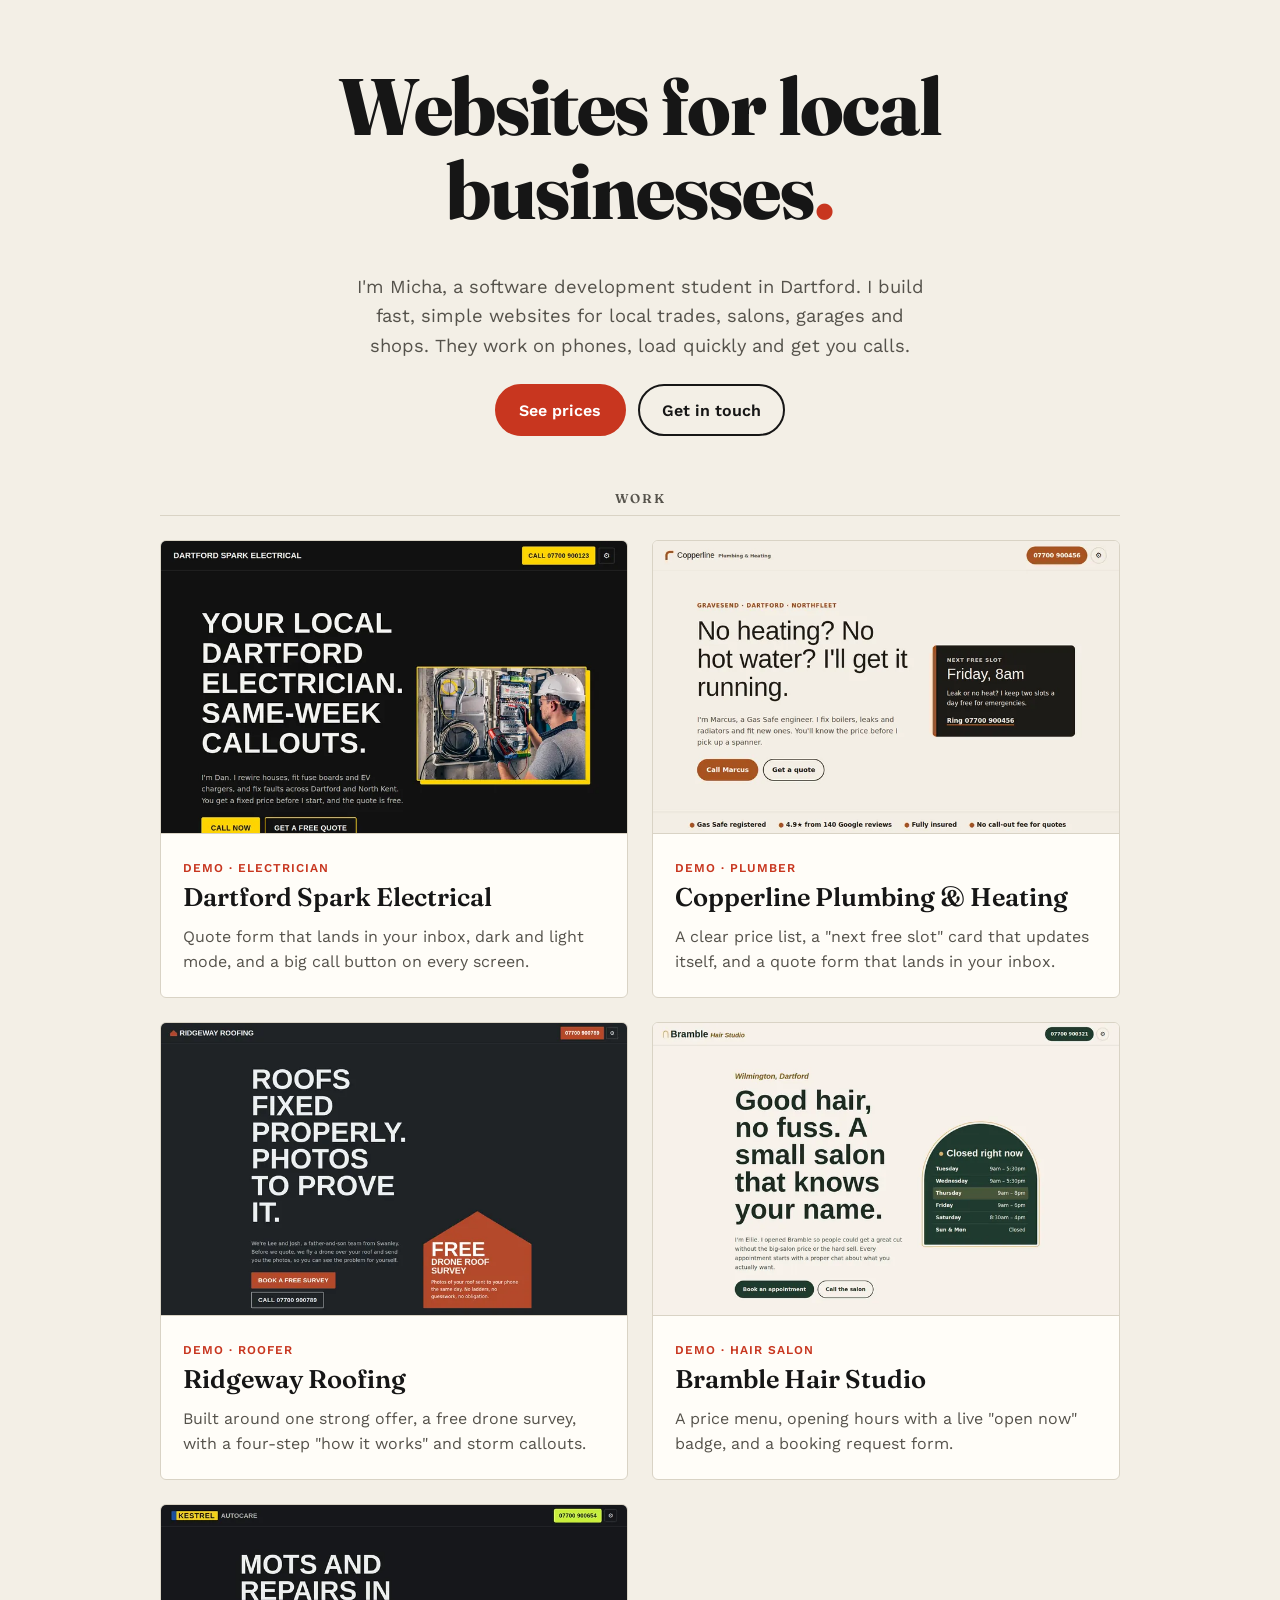
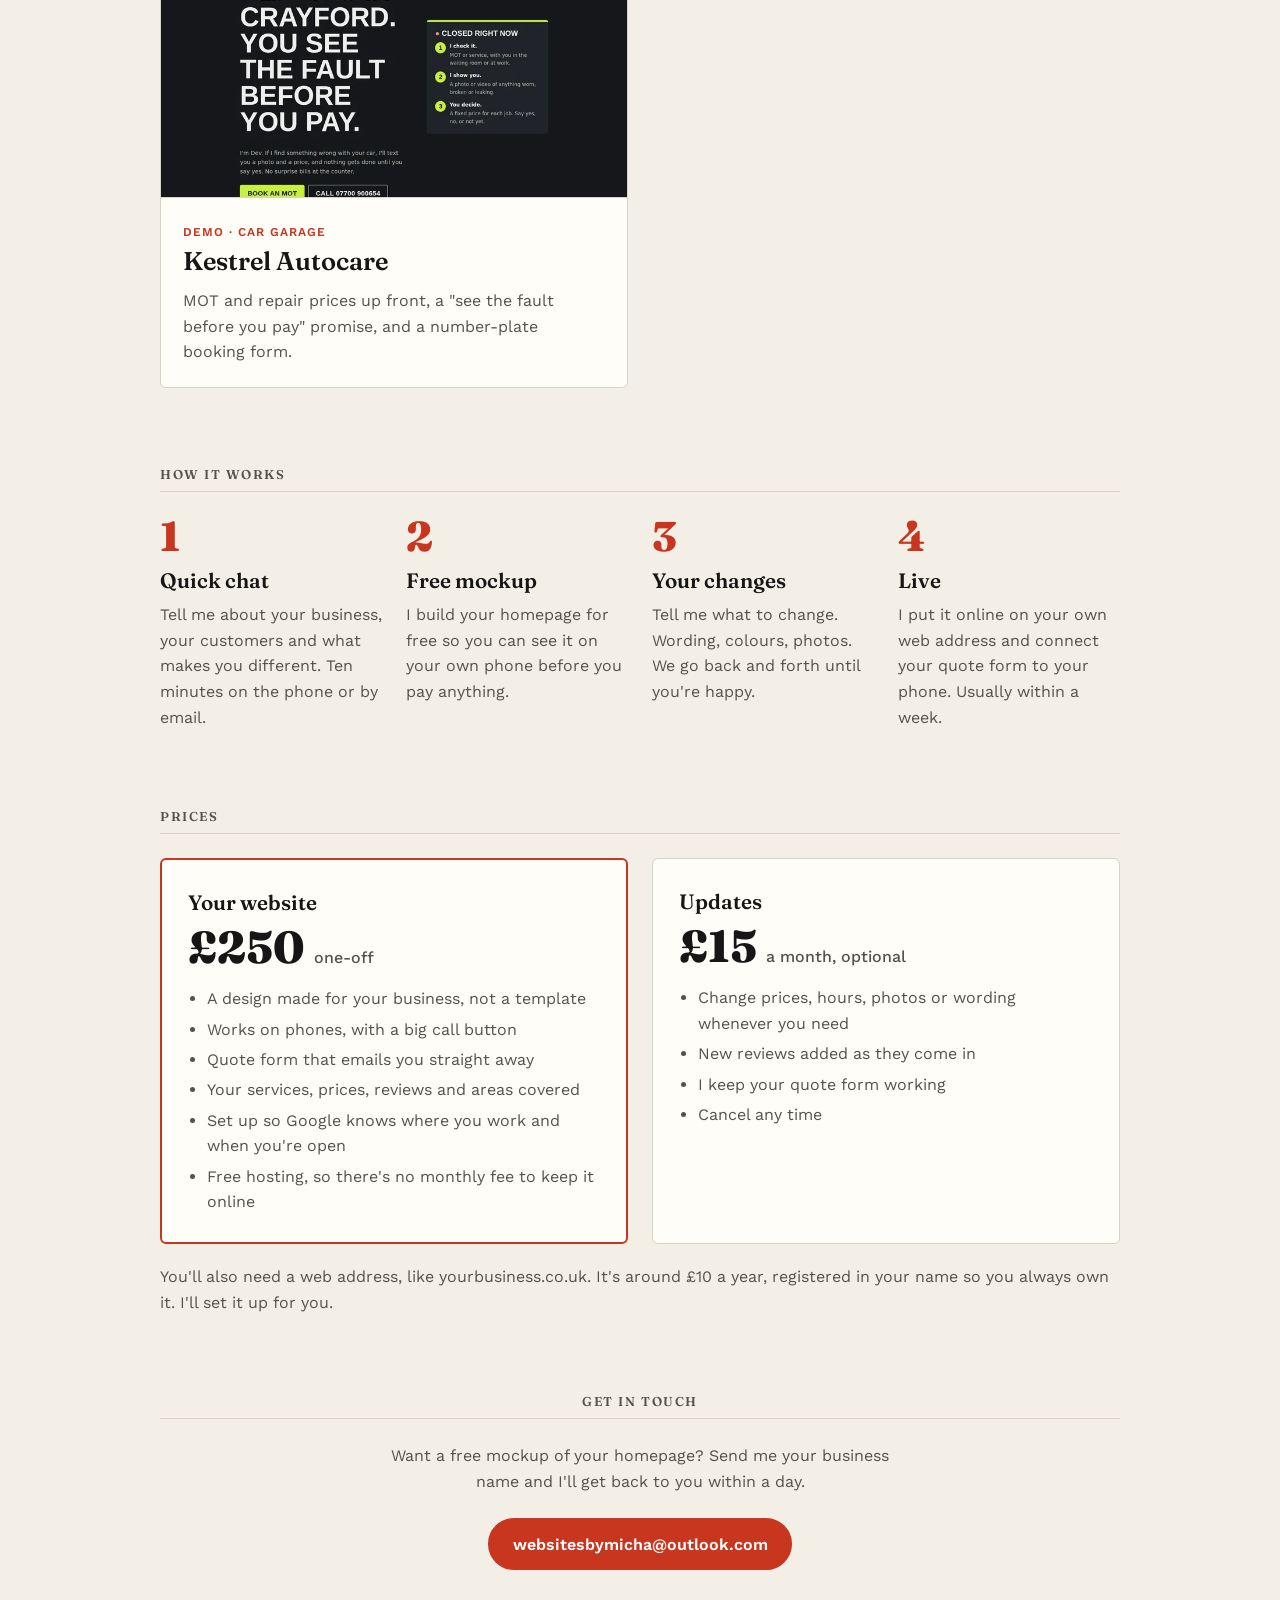
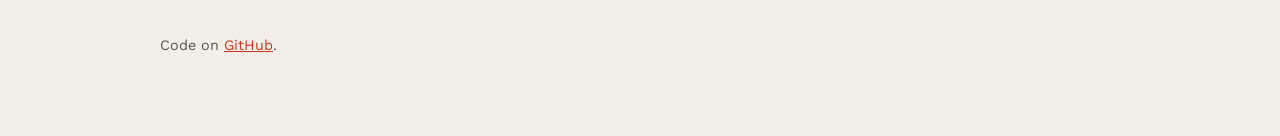
<file: index.html>
<!DOCTYPE html>
<html lang="en">
<head>
  <meta charset="UTF-8">
  <meta name="viewport" content="width=device-width, initial-scale=1.0">
  <title>Websites by Micha | Dartford</title>
  <meta name="description" content="Fast, simple websites for local businesses in Dartford and North Kent.">
  <link rel="preconnect" href="https://fonts.googleapis.com">
  <link rel="preconnect" href="https://fonts.gstatic.com" crossorigin>
  <link href="https://fonts.googleapis.com/css2?family=Fraunces:opsz,wght@9..144,600;9..144,800&family=Work+Sans:wght@400;500;600&display=swap" rel="stylesheet">
  <style>
    :root {
      --bg: #f3efe6;
      --card: #fffdf8;
      --ink: #161616;
      --muted: #55524b;
      --line: #d9d3c5;
      --accent: #c8361f;
      --on-accent: #ffffff;
    }
    @media (prefers-color-scheme: dark) {
      :root {
        --bg: #161512;
        --card: #1f1d19;
        --ink: #f3efe6;
        --muted: #b3ada0;
        --line: #36332c;
        --accent: #ff7a5c;
        --on-accent: #161512;
      }
    }
    * { box-sizing: border-box; }
    body {
      margin: 0;
      background: var(--bg);
      color: var(--ink);
      font-family: "Work Sans", system-ui, sans-serif;
      line-height: 1.6;
    }
    main { max-width: 1000px; margin: 0 auto; padding: 4rem 1.25rem; }
    h1, h2 { font-family: "Fraunces", Georgia, serif; font-weight: 800; line-height: 1.05; margin: 0 0 0.5em; }
    h1 { font-size: clamp(2.6rem, 9vw, 5rem); letter-spacing: -0.02em; }
    h1 span { color: var(--accent); }
    h2 { font-size: 1.6rem; font-weight: 600; }
    .intro { font-size: 1.15rem; color: var(--muted); max-width: 36rem; margin: 0 auto 3.5rem; }
    .page-head { text-align: center; }
    .label {
      font-size: 0.8rem;
      font-weight: 600;
      text-transform: uppercase;
      letter-spacing: 0.12em;
      color: var(--muted);
      border-bottom: 1px solid var(--line);
      padding-bottom: 0.6rem;
      margin: 0 0 1.5rem;
    }
    .sites { display: grid; gap: 1.5rem; list-style: none; padding: 0; margin: 0; }
    .site {
      display: block;
      background: var(--card);
      border: 1px solid var(--line);
      border-radius: 6px;
      overflow: hidden;
      color: inherit;
      text-decoration: none;
      transition: transform 0.2s, box-shadow 0.2s;
    }
    .site:hover { transform: translateY(-3px); box-shadow: 6px 6px 0 var(--accent); }
    .site:focus-visible { outline: 3px solid var(--accent); outline-offset: 3px; }
    .site img { display: block; width: 100%; height: auto; border-bottom: 1px solid var(--line); }
    .site-body { padding: 1.25rem 1.4rem 1.4rem; }
    .site-body p { margin: 0; color: var(--muted); }
    .tag {
      display: inline-block;
      font-size: 0.75rem;
      font-weight: 600;
      text-transform: uppercase;
      letter-spacing: 0.08em;
      color: var(--accent);
      margin-bottom: 0.4rem;
    }
    .head-links { display: flex; flex-wrap: wrap; justify-content: center; gap: 0.75rem; margin: -2rem 0 3.5rem; }
    .btn {
      display: inline-block;
      padding: 0.7rem 1.4rem;
      border-radius: 999px;
      border: 2px solid var(--ink);
      color: var(--ink);
      font-weight: 600;
      text-decoration: none;
    }
    .btn-fill { background: var(--accent); border-color: var(--accent); color: var(--on-accent); }
    .btn:focus-visible { outline: 3px solid var(--accent); outline-offset: 3px; }
    section { margin-top: 5rem; }
    .steps { list-style: none; counter-reset: step; padding: 0; margin: 0; display: grid; gap: 1.5rem; }
    .steps li { counter-increment: step; }
    .steps li::before {
      content: counter(step);
      display: block;
      font-family: "Fraunces", Georgia, serif;
      font-weight: 800;
      font-size: 2.6rem;
      line-height: 1;
      color: var(--accent);
      margin-bottom: 0.4rem;
    }
    .steps h3, .price-card h3 { font-family: "Fraunces", Georgia, serif; font-weight: 600; font-size: 1.3rem; margin: 0 0 0.3rem; }
    .steps p { margin: 0; color: var(--muted); }
    .prices { display: grid; gap: 1.5rem; }
    .price-card {
      background: var(--card);
      border: 1px solid var(--line);
      border-radius: 6px;
      padding: 1.6rem 1.6rem 1.4rem;
    }
    .price-card.main { border: 2px solid var(--accent); }
    .amount { font-family: "Fraunces", Georgia, serif; font-weight: 800; font-size: 2.8rem; line-height: 1; margin: 0.4rem 0 1rem; }
    .amount small { font-family: "Work Sans", system-ui, sans-serif; font-weight: 500; font-size: 1rem; color: var(--muted); }
    .price-card ul { margin: 0; padding-left: 1.2rem; color: var(--muted); }
    .price-card li { margin-bottom: 0.3rem; }
    .price-note { color: var(--muted); margin: 1.25rem 0 0; }
    .contact { text-align: center; }
    .contact p { color: var(--muted); max-width: 32rem; margin: 0 auto 1.5rem; }
    footer { margin-top: 4rem; color: var(--muted); font-size: 0.9rem; }
    footer a { color: var(--accent); }
    @media (min-width: 720px) {
      .sites, .prices { grid-template-columns: repeat(2, 1fr); }
      .steps { grid-template-columns: repeat(4, 1fr); }
    }
    @media (prefers-reduced-motion: reduce) { .site { transition: none; } }
  </style>
</head>
<body>
  <main>
    <div class="page-head">
      <h1>Websites for local businesses<span>.</span></h1>
      <p class="intro">I'm Micha, a software development student in Dartford. I build fast, simple websites for local trades, salons, garages and shops. They work on phones, load quickly and get you calls.</p>
      <div class="head-links">
        <a class="btn btn-fill" href="#prices">See prices</a>
        <a class="btn" href="#contact">Get in touch</a>
      </div>

      <h2 class="label">Work</h2>
    </div>
    <ul class="sites">
      <li>
        <a class="site" href="dartford-spark/">
          <img src="assets/dartford-spark.webp" width="800" height="500" alt="Dartford Spark Electrical homepage: yellow and black design with a call button and photo of an electrician">
          <div class="site-body">
            <span class="tag">Demo · Electrician</span>
            <h2>Dartford Spark Electrical</h2>
            <p>Quote form that lands in your inbox, dark and light mode, and a big call button on every screen.</p>
          </div>
        </a>
      </li>
      <li>
        <a class="site" href="copperline-plumbing/">
          <img src="assets/copperline-plumbing.webp" width="800" height="500" alt="Copperline Plumbing homepage: copper and cream design with a next free slot card" loading="lazy">
          <div class="site-body">
            <span class="tag">Demo · Plumber</span>
            <h2>Copperline Plumbing &amp; Heating</h2>
            <p>A clear price list, a "next free slot" card that updates itself, and a quote form that lands in your inbox.</p>
          </div>
        </a>
      </li>
      <li>
        <a class="site" href="ridgeway-roofing/">
          <img src="assets/ridgeway-roofing.webp" width="800" height="500" alt="Ridgeway Roofing homepage: slate and terracotta design with a free drone survey offer" loading="lazy">
          <div class="site-body">
            <span class="tag">Demo · Roofer</span>
            <h2>Ridgeway Roofing</h2>
            <p>Built around one strong offer, a free drone survey, with a four-step "how it works" and storm callouts.</p>
          </div>
        </a>
      </li>
      <li>
        <a class="site" href="bramble-hair/">
          <img src="assets/bramble-hair.webp" width="800" height="500" alt="Bramble Hair Studio homepage: cream and forest green design with an arch-shaped opening hours card" loading="lazy">
          <div class="site-body">
            <span class="tag">Demo · Hair salon</span>
            <h2>Bramble Hair Studio</h2>
            <p>A price menu, opening hours with a live "open now" badge, and a booking request form.</p>
          </div>
        </a>
      </li>
      <li>
        <a class="site" href="kestrel-autocare/">
          <img src="assets/kestrel-autocare.webp" width="800" height="500" alt="Kestrel Autocare homepage: charcoal and lime design with a number-plate logo" loading="lazy">
          <div class="site-body">
            <span class="tag">Demo · Car garage</span>
            <h2>Kestrel Autocare</h2>
            <p>MOT and repair prices up front, a "see the fault before you pay" promise, and a number-plate booking form.</p>
          </div>
        </a>
      </li>
    </ul>

    <section id="how">
      <h2 class="label">How it works</h2>
      <ol class="steps">
        <li>
          <h3>Quick chat</h3>
          <p>Tell me about your business, your customers and what makes you different. Ten minutes on the phone or by email.</p>
        </li>
        <li>
          <h3>Free mockup</h3>
          <p>I build your homepage for free so you can see it on your own phone before you pay anything.</p>
        </li>
        <li>
          <h3>Your changes</h3>
          <p>Tell me what to change. Wording, colours, photos. We go back and forth until you're happy.</p>
        </li>
        <li>
          <h3>Live</h3>
          <p>I put it online on your own web address and connect your quote form to your phone. Usually within a week.</p>
        </li>
      </ol>
    </section>

    <section id="prices">
      <h2 class="label">Prices</h2>
      <div class="prices">
        <div class="price-card main">
          <h3>Your website</h3>
          <p class="amount">£250 <small>one-off</small></p>
          <ul>
            <li>A design made for your business, not a template</li>
            <li>Works on phones, with a big call button</li>
            <li>Quote form that emails you straight away</li>
            <li>Your services, prices, reviews and areas covered</li>
            <li>Set up so Google knows where you work and when you're open</li>
            <li>Free hosting, so there's no monthly fee to keep it online</li>
          </ul>
        </div>
        <div class="price-card">
          <h3>Updates</h3>
          <p class="amount">£15 <small>a month, optional</small></p>
          <ul>
            <li>Change prices, hours, photos or wording whenever you need</li>
            <li>New reviews added as they come in</li>
            <li>I keep your quote form working</li>
            <li>Cancel any time</li>
          </ul>
        </div>
      </div>
      <p class="price-note">You'll also need a web address, like yourbusiness.co.uk. It's around £10 a year, registered in your name so you always own it. I'll set it up for you.</p>
    </section>

    <section id="contact" class="contact">
      <h2 class="label">Get in touch</h2>
      <p>Want a free mockup of your homepage? Send me your business name and I'll get back to you within a day.</p>
      <a class="btn btn-fill" href="mailto:websitesbymicha@outlook.com?subject=Free%20website%20mockup">websitesbymicha@outlook.com</a>
    </section>

    <footer>
      <p>Code on <a href="https://github.com/NoisyBoy2905/websites">GitHub</a>.</p>
    </footer>
  </main>
</body>
</html>
</file>
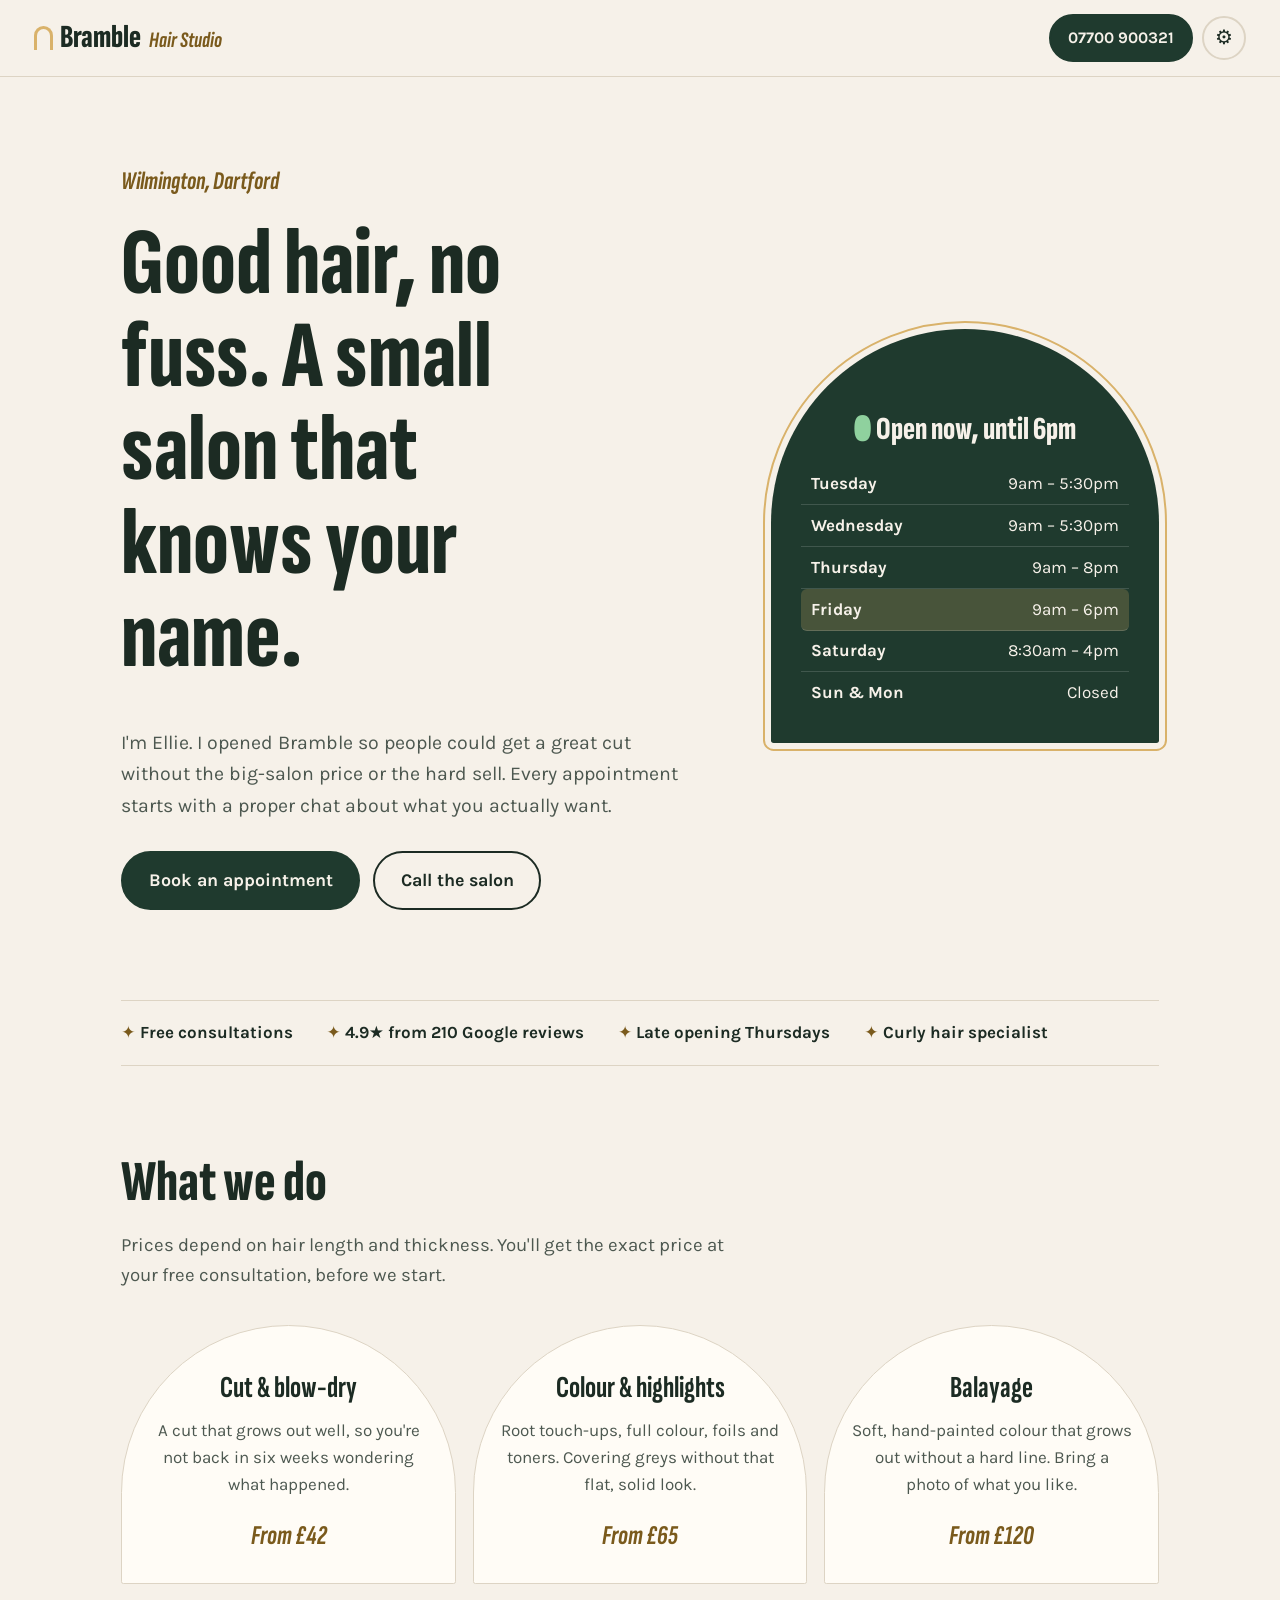
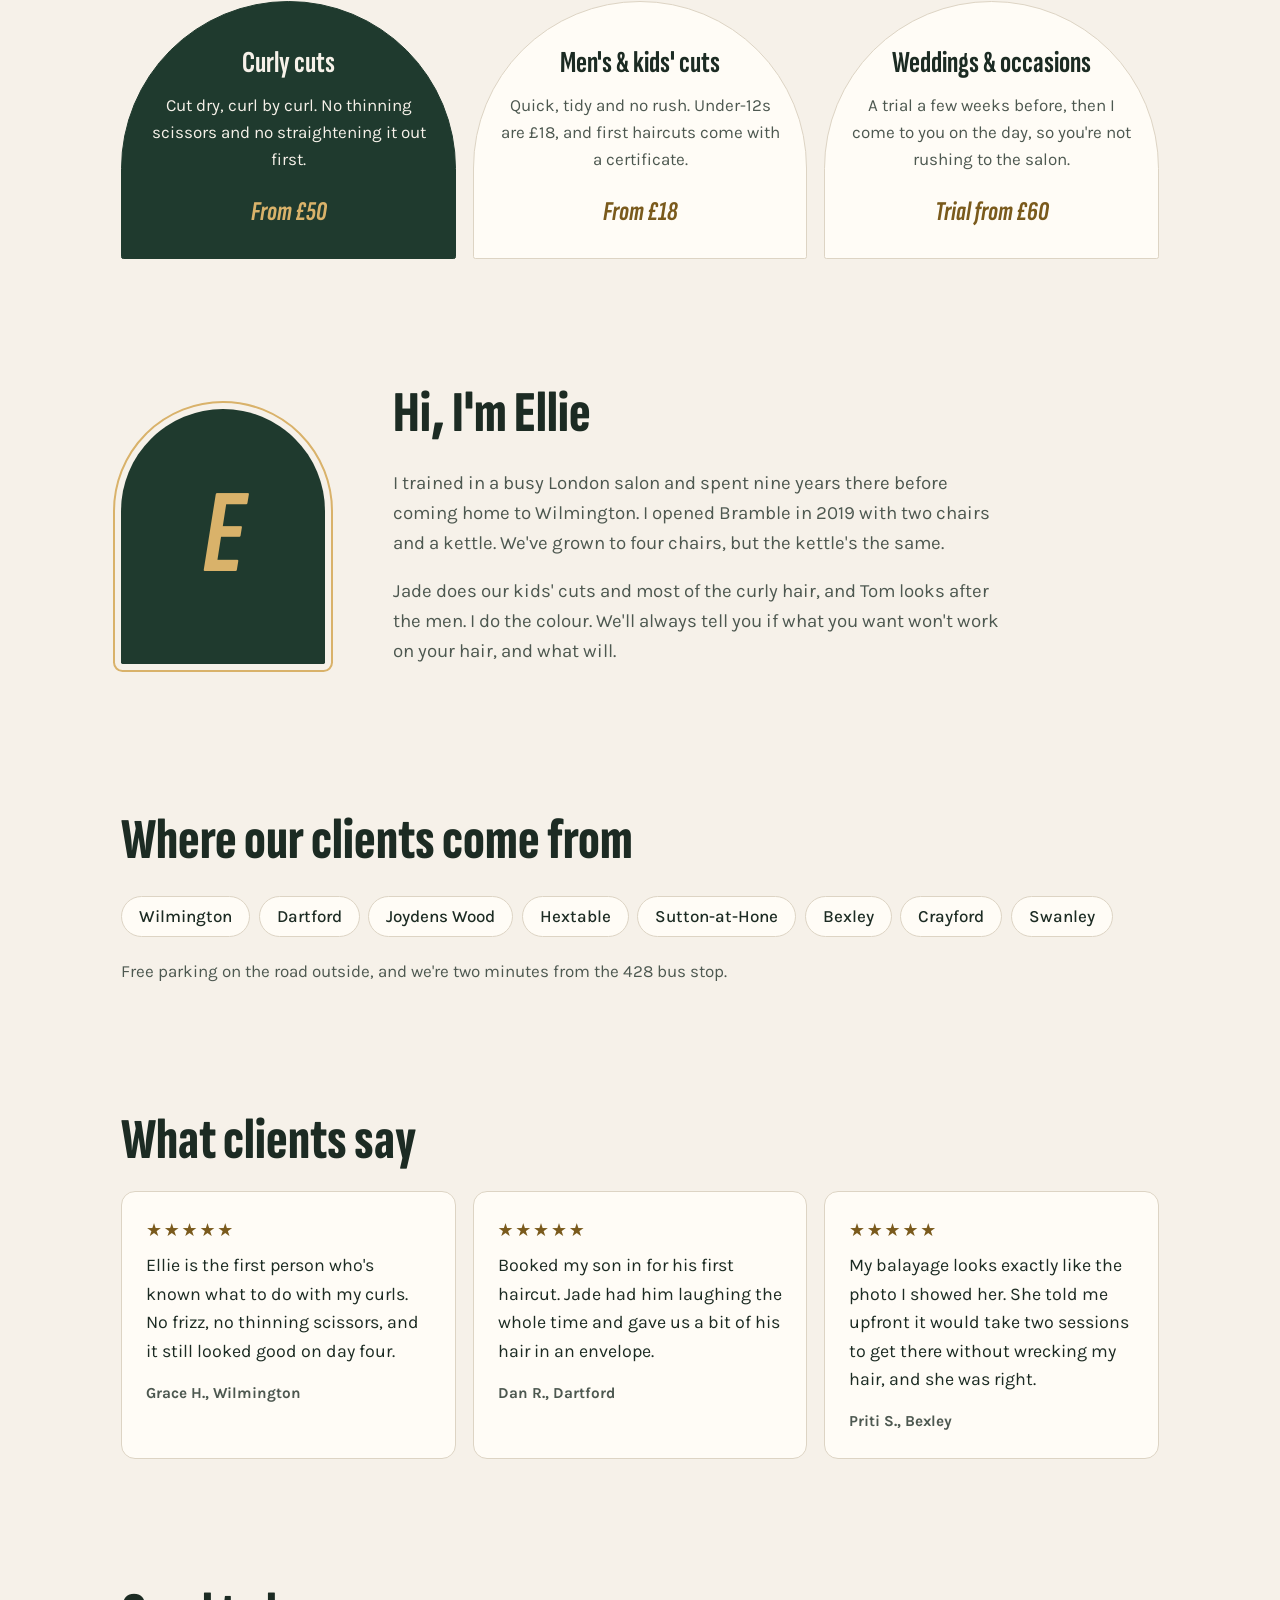
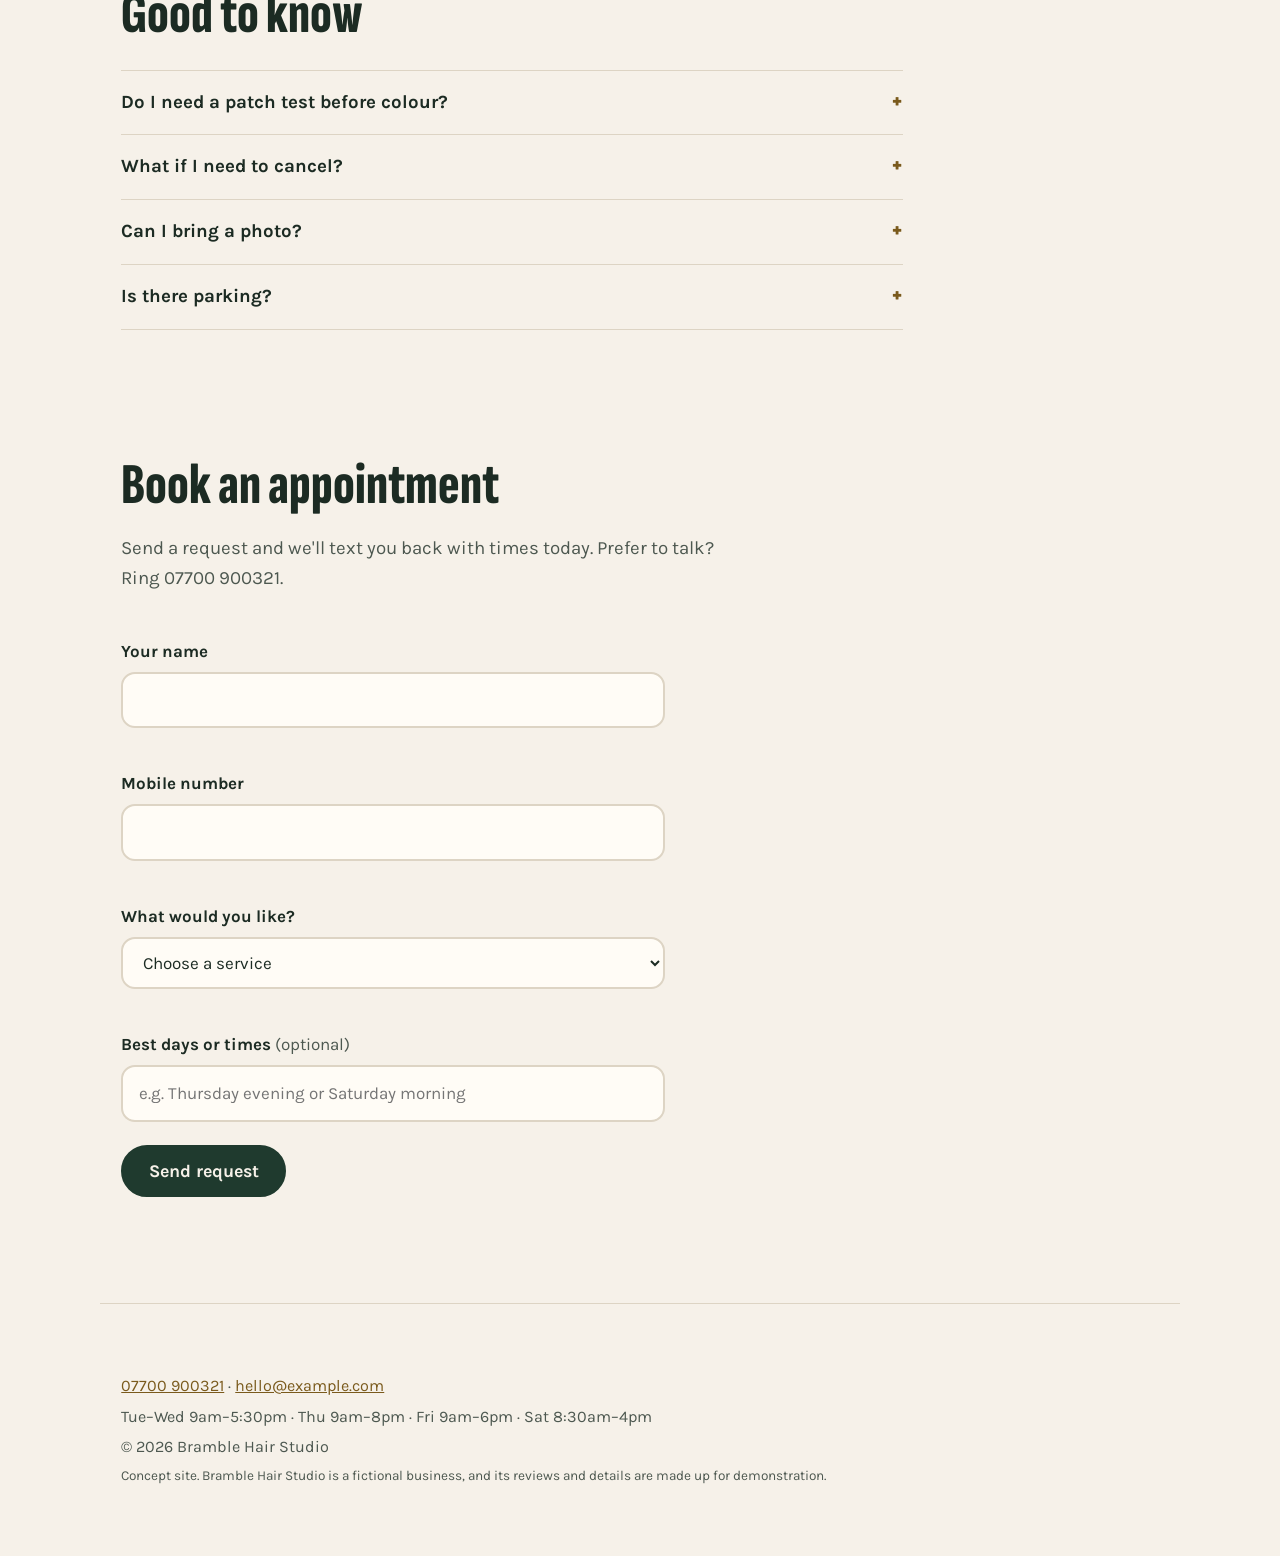
<file: bramble-hair/index.html>
<!DOCTYPE html>
<html lang="en" data-theme="light" data-storage-key="bramble-settings">
<head>
  <meta charset="UTF-8">
  <meta name="viewport" content="width=device-width, initial-scale=1.0">
  <title>Bramble Hair Studio | Hair Salon in Wilmington, Dartford</title>
  <meta name="description" content="Small, owner-run hair salon in Wilmington, Dartford. Cuts, colour, balayage, curly hair and kids' cuts. Free consultations and late opening on Thursdays.">
  <meta name="theme-color" content="#1f3a2e">
  <link rel="icon" href="data:image/svg+xml,%3Csvg xmlns='http://www.w3.org/2000/svg' viewBox='0 0 32 32'%3E%3Crect width='32' height='32' rx='16' fill='%231f3a2e'/%3E%3Cpath d='M9 26V14a7 7 0 0 1 14 0v12' fill='none' stroke='%23d9b26a' stroke-width='3'/%3E%3C/svg%3E">
  <link rel="preconnect" href="https://fonts.googleapis.com">
  <link rel="preconnect" href="https://fonts.gstatic.com" crossorigin>
  <link href="https://fonts.googleapis.com/css2?family=Sofia+Sans+Extra+Condensed:ital,wght@0,700;0,800;1,700&family=Karla:wght@400;500;700&display=swap" rel="stylesheet">
  <link rel="stylesheet" href="style.css">
  <script src="script.js" defer></script>
  <script type="application/ld+json">
  {
    "@context": "https://schema.org",
    "@type": "HairSalon",
    "name": "Bramble Hair Studio",
    "description": "Small, owner-run hair salon in Wilmington, Dartford. Cuts, colour, balayage, curly hair and kids' cuts.",
    "telephone": "+447700900321",
    "email": "hello@example.com",
    "priceRange": "££",
    "address": {
      "@type": "PostalAddress",
      "addressLocality": "Wilmington",
      "addressRegion": "Kent",
      "addressCountry": "GB"
    },
    "areaServed": ["Wilmington", "Dartford", "Joydens Wood", "Hextable", "Sutton-at-Hone", "Bexley", "Crayford", "Swanley"],
    "openingHoursSpecification": [
      { "@type": "OpeningHoursSpecification", "dayOfWeek": ["Tuesday", "Wednesday"], "opens": "09:00", "closes": "17:30" },
      { "@type": "OpeningHoursSpecification", "dayOfWeek": "Thursday", "opens": "09:00", "closes": "20:00" },
      { "@type": "OpeningHoursSpecification", "dayOfWeek": "Friday", "opens": "09:00", "closes": "18:00" },
      { "@type": "OpeningHoursSpecification", "dayOfWeek": "Saturday", "opens": "08:30", "closes": "16:00" }
    ]
  }
  </script>
</head>
<body>

  <a href="#main" class="skip-link">Skip to content</a>

  <header class="site-header">
    <a href="#" class="logo"><span class="logo-arch" aria-hidden="true"></span>Bramble <span>Hair Studio</span></a>
    <div class="header-actions">
      <a href="tel:+447700900321" class="btn btn-solid header-call">07700 900321</a>
      <button type="button" class="btn-settings" id="settings-toggle" aria-expanded="false" aria-controls="settings-panel" aria-label="Display settings">⚙</button>
    </div>

    <div class="settings-panel" id="settings-panel" hidden>
      <h2 class="settings-title">Display settings</h2>
      <fieldset>
        <legend>Theme</legend>
        <label><input type="radio" name="theme" value="light"> Light</label>
        <label><input type="radio" name="theme" value="dark"> Dark</label>
      </fieldset>
      <fieldset>
        <legend>Text size</legend>
        <label><input type="radio" name="textsize" value="normal"> Normal</label>
        <label><input type="radio" name="textsize" value="large"> Large</label>
      </fieldset>
      <fieldset>
        <legend>Motion</legend>
        <label><input type="checkbox" name="reducemotion" id="reducemotion"> Reduce animations</label>
      </fieldset>
      <button type="button" class="btn btn-line btn-small" id="settings-close">Done</button>
    </div>
  </header>

  <main id="main">

    <section class="hero">
      <div class="hero-text">
        <p class="kicker">Wilmington, Dartford</p>
        <h1>Good hair, no fuss. A small salon that knows your name.</h1>
        <p class="hero-sub">I'm Ellie. I opened Bramble so people could get a great cut without the big-salon price or the hard sell. Every appointment starts with a proper chat about what you actually want.</p>
        <div class="hero-buttons">
          <a href="#quote" class="btn btn-solid">Book an appointment</a>
          <a href="tel:+447700900321" class="btn btn-line">Call the salon</a>
        </div>
      </div>

      <aside class="hours-arch" aria-label="Opening hours">
        <p class="open-badge" id="open-now" data-hours='[null, null, ["09:00","17:30"], ["09:00","17:30"], ["09:00","20:00"], ["09:00","18:00"], ["08:30","16:00"]]'>Opening hours</p>
        <dl class="hours">
          <div data-day="2"><dt>Tuesday</dt><dd>9am – 5:30pm</dd></div>
          <div data-day="3"><dt>Wednesday</dt><dd>9am – 5:30pm</dd></div>
          <div data-day="4"><dt>Thursday</dt><dd>9am – 8pm</dd></div>
          <div data-day="5"><dt>Friday</dt><dd>9am – 6pm</dd></div>
          <div data-day="6"><dt>Saturday</dt><dd>8:30am – 4pm</dd></div>
          <div data-day="0 1"><dt>Sun &amp; Mon</dt><dd>Closed</dd></div>
        </dl>
      </aside>
    </section>

    <section class="trust">
      <ul>
        <li>Free consultations</li>
        <li>4.9★ from 210 Google reviews</li>
        <li>Late opening Thursdays</li>
        <li>Curly hair specialist</li>
      </ul>
    </section>

    <section class="services" id="services">
      <h2>What we do</h2>
      <p class="section-intro">Prices depend on hair length and thickness. You'll get the exact price at your free consultation, before we start.</p>
      <div class="service-grid">
        <article class="service">
          <h3>Cut &amp; blow-dry</h3>
          <p>A cut that grows out well, so you're not back in six weeks wondering what happened.</p>
          <p class="price">From £42</p>
        </article>
        <article class="service">
          <h3>Colour &amp; highlights</h3>
          <p>Root touch-ups, full colour, foils and toners. Covering greys without that flat, solid look.</p>
          <p class="price">From £65</p>
        </article>
        <article class="service">
          <h3>Balayage</h3>
          <p>Soft, hand-painted colour that grows out without a hard line. Bring a photo of what you like.</p>
          <p class="price">From £120</p>
        </article>
        <article class="service service-feature">
          <h3>Curly cuts</h3>
          <p>Cut dry, curl by curl. No thinning scissors and no straightening it out first.</p>
          <p class="price">From £50</p>
        </article>
        <article class="service">
          <h3>Men's &amp; kids' cuts</h3>
          <p>Quick, tidy and no rush. Under-12s are £18, and first haircuts come with a certificate.</p>
          <p class="price">From £18</p>
        </article>
        <article class="service">
          <h3>Weddings &amp; occasions</h3>
          <p>A trial a few weeks before, then I come to you on the day, so you're not rushing to the salon.</p>
          <p class="price">Trial from £60</p>
        </article>
      </div>
    </section>

    <section class="about" id="about">
      <div class="about-arch" aria-hidden="true">E</div>
      <div>
        <h2>Hi, I'm Ellie</h2>
        <p>I trained in a busy London salon and spent nine years there before coming home to Wilmington. I opened Bramble in 2019 with two chairs and a kettle. We've grown to four chairs, but the kettle's the same.</p>
        <p>Jade does our kids' cuts and most of the curly hair, and Tom looks after the men. I do the colour. We'll always tell you if what you want won't work on your hair, and what will.</p>
      </div>
    </section>

    <section class="areas" id="areas">
      <h2>Where our clients come from</h2>
      <ul class="area-list">
        <li>Wilmington</li>
        <li>Dartford</li>
        <li>Joydens Wood</li>
        <li>Hextable</li>
        <li>Sutton-at-Hone</li>
        <li>Bexley</li>
        <li>Crayford</li>
        <li>Swanley</li>
      </ul>
      <p class="area-note">Free parking on the road outside, and we're two minutes from the 428 bus stop.</p>
    </section>

    <section class="reviews" id="reviews">
      <h2>What clients say</h2>
      <blockquote class="review">
        <p>Ellie is the first person who's known what to do with my curls. No frizz, no thinning scissors, and it still looked good on day four.</p>
        <cite>Grace H., Wilmington</cite>
      </blockquote>
      <blockquote class="review">
        <p>Booked my son in for his first haircut. Jade had him laughing the whole time and gave us a bit of his hair in an envelope.</p>
        <cite>Dan R., Dartford</cite>
      </blockquote>
      <blockquote class="review">
        <p>My balayage looks exactly like the photo I showed her. She told me upfront it would take two sessions to get there without wrecking my hair, and she was right.</p>
        <cite>Priti S., Bexley</cite>
      </blockquote>
    </section>

    <section class="faq" id="faq">
      <h2>Good to know</h2>
      <details>
        <summary>Do I need a patch test before colour?</summary>
        <p>Yes, if you're new to us or it's been six months since your last colour. Pop in at least 48 hours before your appointment. It takes two minutes and it's free.</p>
      </details>
      <details>
        <summary>What if I need to cancel?</summary>
        <p>Just give us 24 hours' notice by phone or text. Things happen, so we won't charge for the first late cancellation.</p>
      </details>
      <details>
        <summary>Can I bring a photo?</summary>
        <p>Please do. Bring a few, and one you don't like as well. It helps more than you'd think.</p>
      </details>
      <details>
        <summary>Is there parking?</summary>
        <p>Yes, free on the road outside. There's also a step-free entrance and a chair that lowers for wheelchair users.</p>
      </details>
    </section>

    <section class="quote" id="quote">
      <h2>Book an appointment</h2>
      <p class="section-intro">Send a request and we'll text you back with times today. Prefer to talk? Ring 07700 900321.</p>
      <form action="https://formspree.io/f/xzedyzlo" method="POST" class="quote-form" id="quote-form" novalidate
        data-thanks="Thanks {name}, we'll text you some times today."
        data-failed="Sorry, that didn't send. Please ring us on 07700 900321 instead.">
        <input type="hidden" name="_subject" value="Bramble Hair: new booking request">
        <input type="text" name="_gotcha" class="trap" tabindex="-1" autocomplete="off" aria-hidden="true">

        <label for="name">Your name</label>
        <input type="text" id="name" name="name" autocomplete="name" required aria-describedby="name-error" data-error="Please enter your name.">
        <p class="field-error" id="name-error"></p>

        <label for="phone">Mobile number</label>
        <input type="tel" id="phone" name="phone" autocomplete="tel" inputmode="tel" required aria-describedby="phone-error" data-error="Please enter a mobile number we can text.">
        <p class="field-error" id="phone-error"></p>

        <label for="service">What would you like?</label>
        <select id="service" name="service" required aria-describedby="service-error" data-error="Please choose a service.">
          <option value="">Choose a service</option>
          <option>Cut &amp; blow-dry</option>
          <option>Colour &amp; highlights</option>
          <option>Balayage</option>
          <option>Curly cut</option>
          <option>Men's or kids' cut</option>
          <option>Wedding or occasion</option>
          <option>Not sure, I'd like a consultation</option>
        </select>
        <p class="field-error" id="service-error"></p>

        <label for="when">Best days or times <span class="optional">(optional)</span></label>
        <input type="text" id="when" name="when" placeholder="e.g. Thursday evening or Saturday morning">

        <button type="submit" class="btn btn-solid">Send request</button>
        <p class="form-message" id="form-message" aria-live="polite"></p>
      </form>
    </section>

  </main>

  <nav class="call-bar" aria-label="Quick contact">
    <a href="tel:+447700900321" class="call-bar-call">Call</a>
    <a href="#quote" class="call-bar-book">Book</a>
  </nav>

  <footer class="site-footer">
    <p><a href="tel:+447700900321">07700 900321</a> · <a href="mailto:hello@example.com">hello@example.com</a></p>
    <p>Tue–Wed 9am–5:30pm · Thu 9am–8pm · Fri 9am–6pm · Sat 8:30am–4pm</p>
    <p>© <span id="year">2026</span> Bramble Hair Studio</p>
    <p class="demo-note">Concept site. Bramble Hair Studio is a fictional business, and its reviews and details are made up for demonstration.</p>
  </footer>

</body>
</html>
</file>
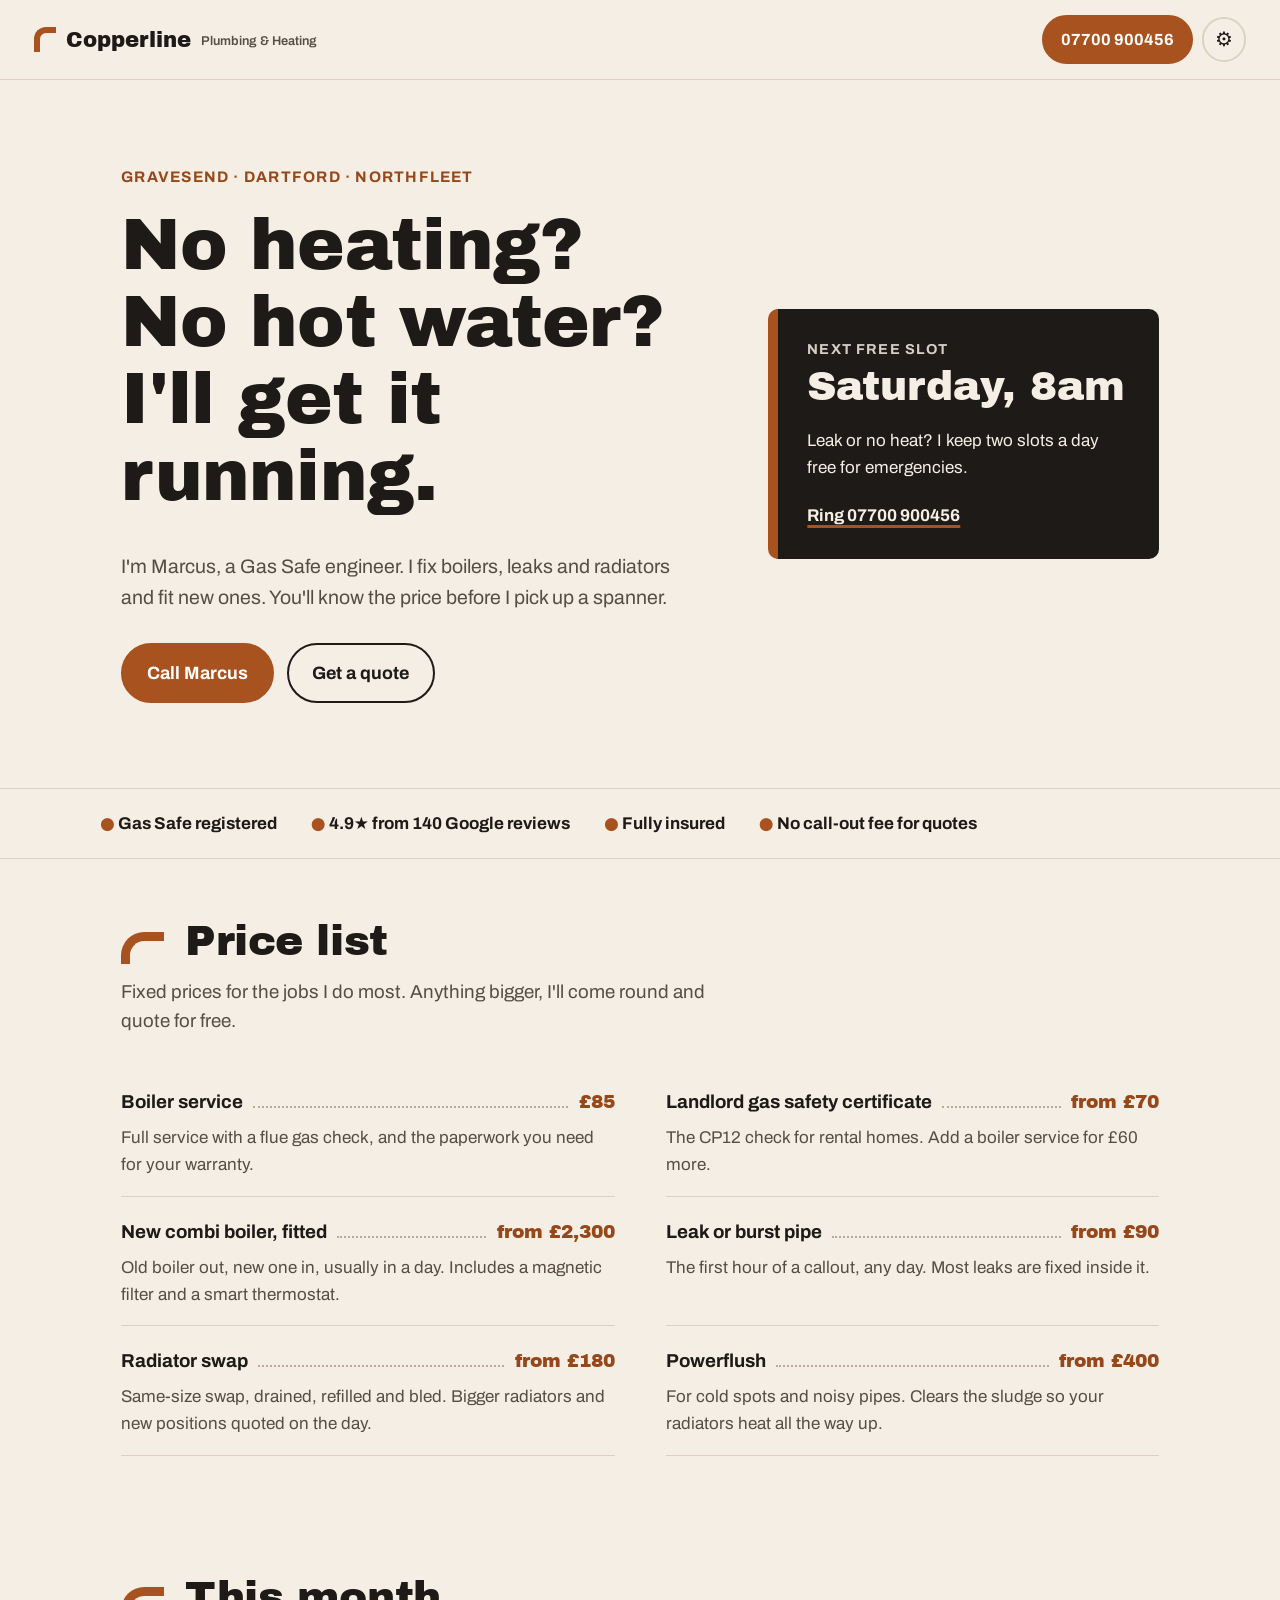
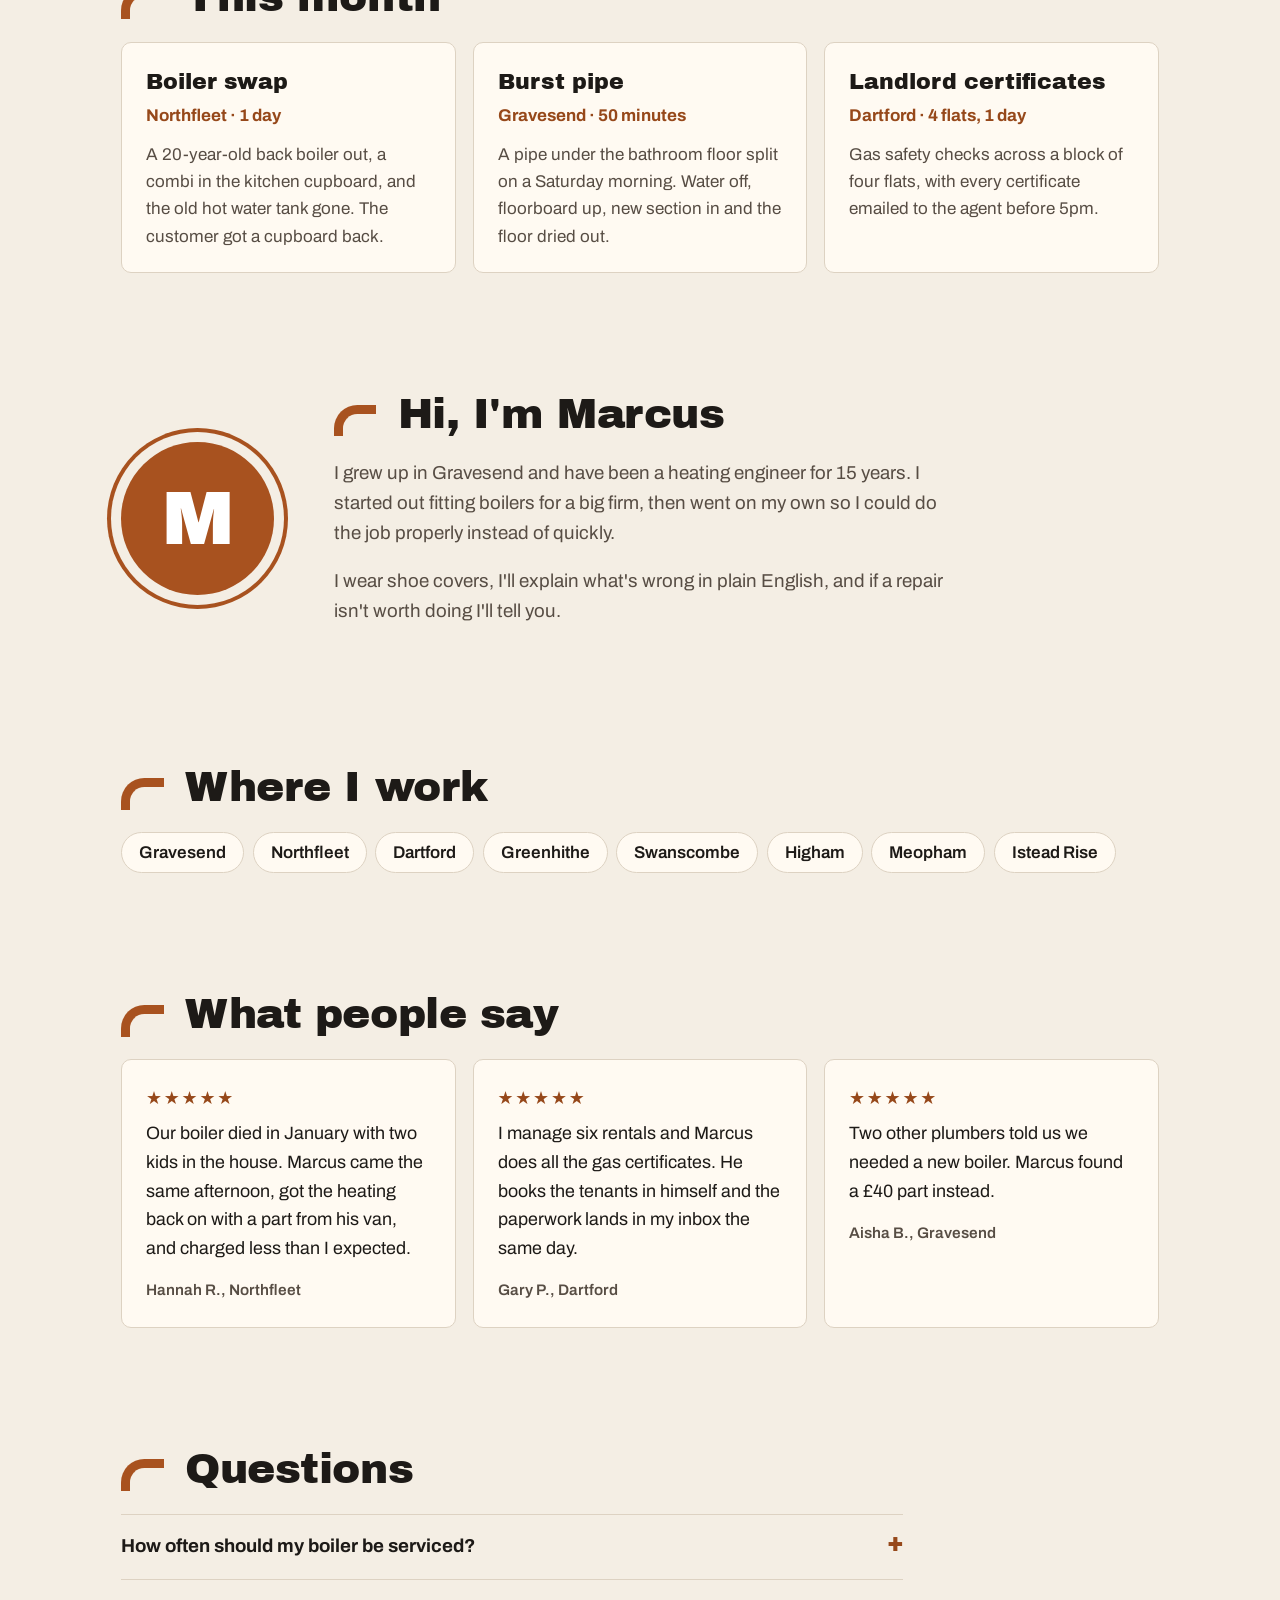
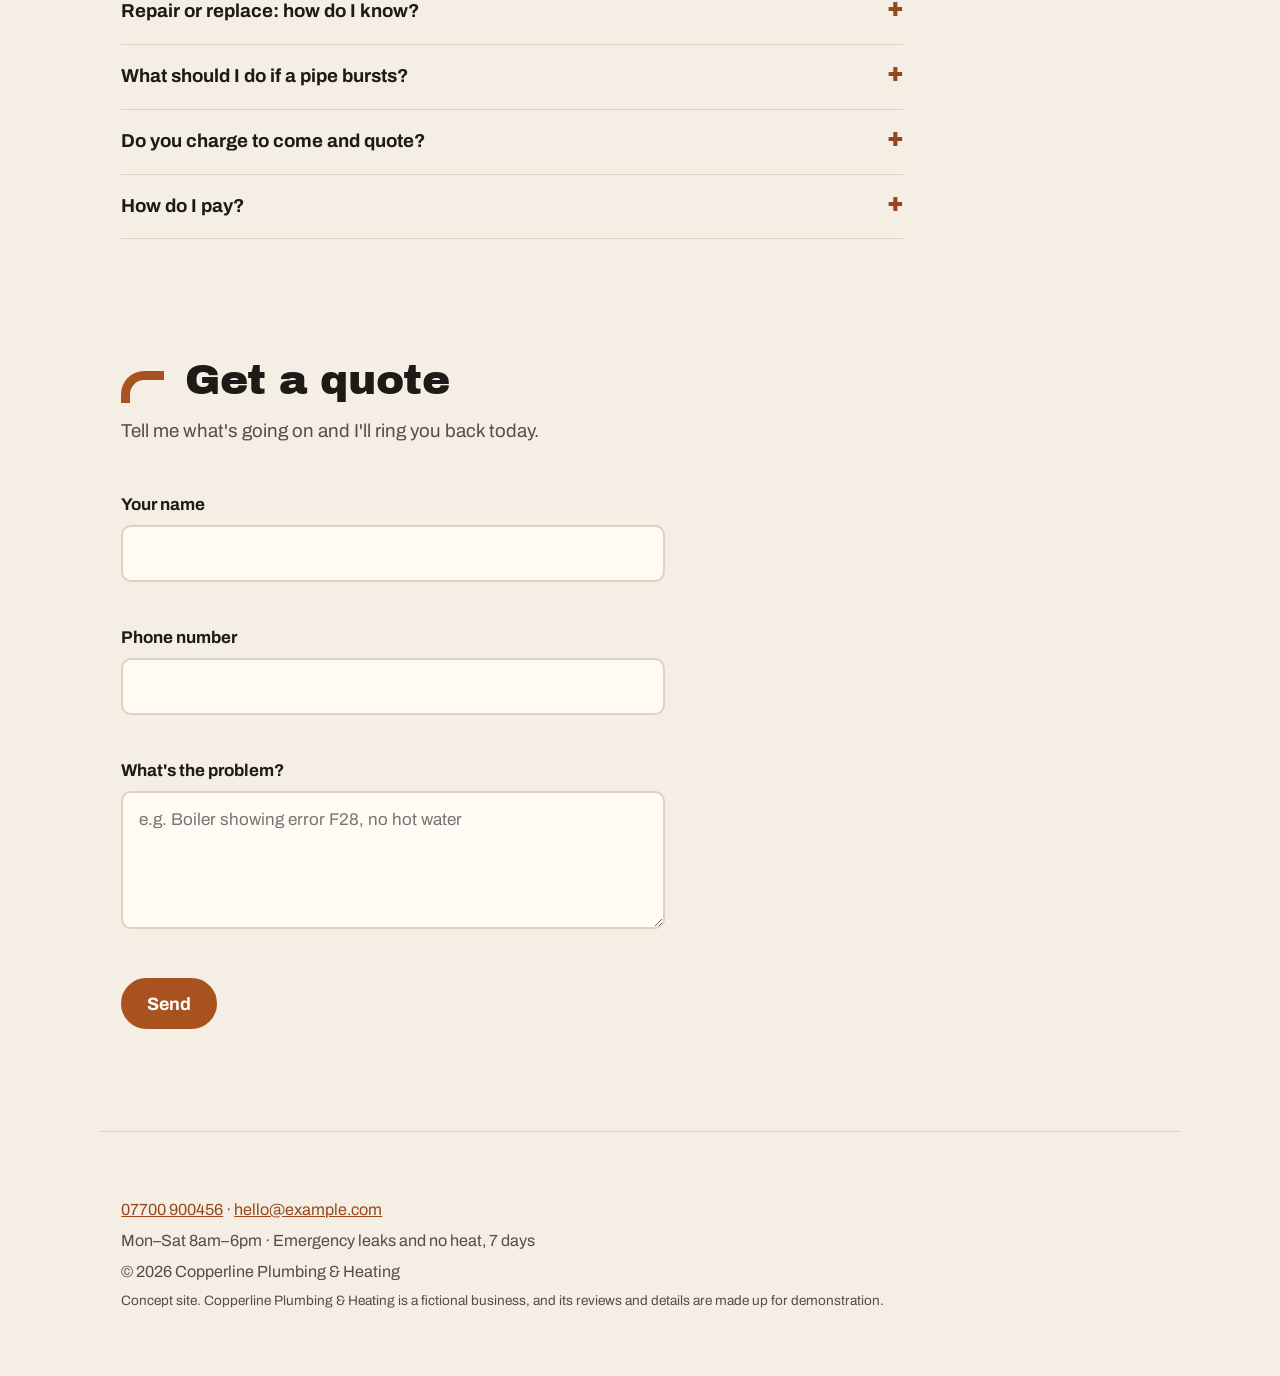
<file: copperline-plumbing/index.html>
<!DOCTYPE html>
<html lang="en" data-theme="light" data-storage-key="copperline-settings">
<head>
  <meta charset="UTF-8">
  <meta name="viewport" content="width=device-width, initial-scale=1.0">
  <title>Copperline Plumbing &amp; Heating | Gravesend Plumber &amp; Boiler Engineer</title>
  <meta name="description" content="Gas Safe plumber and heating engineer in Gravesend, Dartford and Northfleet. Boiler swaps, servicing, leaks, radiators and landlord gas certificates. Fixed prices.">
  <meta name="theme-color" content="#b45a24">
  <link rel="icon" href="data:image/svg+xml,%3Csvg xmlns='http://www.w3.org/2000/svg' viewBox='0 0 32 32'%3E%3Crect width='32' height='32' rx='6' fill='%23f4eee4'/%3E%3Cpath d='M8 26V14a6 6 0 0 1 6-6h10' fill='none' stroke='%23b45a24' stroke-width='5' stroke-linecap='round'/%3E%3C/svg%3E">
  <link rel="preconnect" href="https://fonts.googleapis.com">
  <link rel="preconnect" href="https://fonts.gstatic.com" crossorigin>
  <link href="https://fonts.googleapis.com/css2?family=Archivo+Black&family=Archivo:wght@400;500;600;700&display=swap" rel="stylesheet">
  <link rel="stylesheet" href="style.css">
  <script src="script.js" defer></script>
  <script type="application/ld+json">
  {
    "@context": "https://schema.org",
    "@type": "Plumber",
    "name": "Copperline Plumbing & Heating",
    "description": "Gas Safe plumber and heating engineer covering Gravesend, Dartford and Northfleet. Boiler installs, servicing, leaks, radiators and landlord gas safety certificates.",
    "telephone": "+447700900456",
    "email": "hello@example.com",
    "priceRange": "££",
    "address": {
      "@type": "PostalAddress",
      "addressLocality": "Gravesend",
      "addressRegion": "Kent",
      "addressCountry": "GB"
    },
    "areaServed": ["Gravesend", "Northfleet", "Dartford", "Greenhithe", "Swanscombe", "Higham", "Meopham", "Istead Rise"],
    "openingHoursSpecification": [{
      "@type": "OpeningHoursSpecification",
      "dayOfWeek": ["Monday", "Tuesday", "Wednesday", "Thursday", "Friday", "Saturday"],
      "opens": "08:00",
      "closes": "18:00"
    }]
  }
  </script>
</head>
<body>

  <a href="#main" class="skip-link">Skip to content</a>

  <header class="site-header">
    <a href="#" class="logo"><span class="logo-pipe" aria-hidden="true"></span>Copperline <small>Plumbing &amp; Heating</small></a>
    <div class="header-actions">
      <a href="tel:+447700900456" class="btn btn-solid header-call">07700 900456</a>
      <button type="button" class="btn-settings" id="settings-toggle" aria-expanded="false" aria-controls="settings-panel" aria-label="Display settings">⚙</button>
    </div>

    <div class="settings-panel" id="settings-panel" hidden>
      <h2 class="settings-title">Display settings</h2>
      <fieldset>
        <legend>Theme</legend>
        <label><input type="radio" name="theme" value="light"> Light</label>
        <label><input type="radio" name="theme" value="dark"> Dark</label>
      </fieldset>
      <fieldset>
        <legend>Text size</legend>
        <label><input type="radio" name="textsize" value="normal"> Normal</label>
        <label><input type="radio" name="textsize" value="large"> Large</label>
      </fieldset>
      <fieldset>
        <legend>Motion</legend>
        <label><input type="checkbox" name="reducemotion" id="reducemotion"> Reduce animations</label>
      </fieldset>
      <button type="button" class="btn btn-line btn-small" id="settings-close">Done</button>
    </div>
  </header>

  <main id="main">

    <section class="hero">
      <div class="hero-text">
        <p class="kicker">Gravesend · Dartford · Northfleet</p>
        <h1>No heating? No hot water? I'll get it running.</h1>
        <p class="hero-sub">I'm Marcus, a Gas Safe engineer. I fix boilers, leaks and radiators and fit new ones. You'll know the price before I pick up a spanner.</p>
        <div class="hero-buttons">
          <a href="tel:+447700900456" class="btn btn-solid">Call Marcus</a>
          <a href="#quote" class="btn btn-line">Get a quote</a>
        </div>
      </div>

      <aside class="slot-card" aria-label="Availability">
        <p class="slot-label">Next free slot</p>
        <p class="slot-day"><span id="next-slot">Tomorrow</span>, 8am</p>
        <p class="slot-note">Leak or no heat? I keep two slots a day free for emergencies.</p>
        <a href="tel:+447700900456" class="slot-call">Ring 07700 900456</a>
      </aside>
    </section>

    <section class="trust">
      <ul>
        <li>Gas Safe registered</li>
        <li>4.9★ from 140 Google reviews</li>
        <li>Fully insured</li>
        <li>No call-out fee for quotes</li>
      </ul>
    </section>

    <section class="services" id="services">
      <h2 class="pipe-heading">Price list</h2>
      <p class="section-intro">Fixed prices for the jobs I do most. Anything bigger, I'll come round and quote for free.</p>
      <ul class="price-list">
        <li>
          <p class="price-row"><span>Boiler service</span><span class="price">£85</span></p>
          <p>Full service with a flue gas check, and the paperwork you need for your warranty.</p>
        </li>
        <li>
          <p class="price-row"><span>Landlord gas safety certificate</span><span class="price">from £70</span></p>
          <p>The CP12 check for rental homes. Add a boiler service for £60 more.</p>
        </li>
        <li>
          <p class="price-row"><span>New combi boiler, fitted</span><span class="price">from £2,300</span></p>
          <p>Old boiler out, new one in, usually in a day. Includes a magnetic filter and a smart thermostat.</p>
        </li>
        <li>
          <p class="price-row"><span>Leak or burst pipe</span><span class="price">from £90</span></p>
          <p>The first hour of a callout, any day. Most leaks are fixed inside it.</p>
        </li>
        <li>
          <p class="price-row"><span>Radiator swap</span><span class="price">from £180</span></p>
          <p>Same-size swap, drained, refilled and bled. Bigger radiators and new positions quoted on the day.</p>
        </li>
        <li>
          <p class="price-row"><span>Powerflush</span><span class="price">from £400</span></p>
          <p>For cold spots and noisy pipes. Clears the sludge so your radiators heat all the way up.</p>
        </li>
      </ul>
    </section>

    <section class="jobs" id="jobs">
      <h2 class="pipe-heading">This month</h2>
      <ol class="job-list">
        <li class="job">
          <p class="job-title">Boiler swap</p>
          <p class="job-meta">Northfleet · 1 day</p>
          <p>A 20-year-old back boiler out, a combi in the kitchen cupboard, and the old hot water tank gone. The customer got a cupboard back.</p>
        </li>
        <li class="job">
          <p class="job-title">Burst pipe</p>
          <p class="job-meta">Gravesend · 50 minutes</p>
          <p>A pipe under the bathroom floor split on a Saturday morning. Water off, floorboard up, new section in and the floor dried out.</p>
        </li>
        <li class="job">
          <p class="job-title">Landlord certificates</p>
          <p class="job-meta">Dartford · 4 flats, 1 day</p>
          <p>Gas safety checks across a block of four flats, with every certificate emailed to the agent before 5pm.</p>
        </li>
      </ol>
    </section>

    <section class="about" id="about">
      <div class="monogram" aria-hidden="true">M</div>
      <div>
        <h2 class="pipe-heading">Hi, I'm Marcus</h2>
        <p>I grew up in Gravesend and have been a heating engineer for 15 years. I started out fitting boilers for a big firm, then went on my own so I could do the job properly instead of quickly.</p>
        <p>I wear shoe covers, I'll explain what's wrong in plain English, and if a repair isn't worth doing I'll tell you.</p>
      </div>
    </section>

    <section class="areas" id="areas">
      <h2 class="pipe-heading">Where I work</h2>
      <ul class="area-list">
        <li>Gravesend</li>
        <li>Northfleet</li>
        <li>Dartford</li>
        <li>Greenhithe</li>
        <li>Swanscombe</li>
        <li>Higham</li>
        <li>Meopham</li>
        <li>Istead Rise</li>
      </ul>
    </section>

    <section class="reviews" id="reviews">
      <h2 class="pipe-heading">What people say</h2>
      <blockquote class="review">
        <p>Our boiler died in January with two kids in the house. Marcus came the same afternoon, got the heating back on with a part from his van, and charged less than I expected.</p>
        <cite>Hannah R., Northfleet</cite>
      </blockquote>
      <blockquote class="review">
        <p>I manage six rentals and Marcus does all the gas certificates. He books the tenants in himself and the paperwork lands in my inbox the same day.</p>
        <cite>Gary P., Dartford</cite>
      </blockquote>
      <blockquote class="review">
        <p>Two other plumbers told us we needed a new boiler. Marcus found a £40 part instead.</p>
        <cite>Aisha B., Gravesend</cite>
      </blockquote>
    </section>

    <section class="faq" id="faq">
      <h2 class="pipe-heading">Questions</h2>
      <details>
        <summary>How often should my boiler be serviced?</summary>
        <p>Once a year. Most boiler warranties need it, and it's when I catch small faults before they turn into a cold house in winter.</p>
      </details>
      <details>
        <summary>Repair or replace: how do I know?</summary>
        <p>If your boiler is under 10 years old, a repair is usually worth it. If it's older and breaking down every winter, a new one often pays for itself in gas. I'll give you both prices and let you decide.</p>
      </details>
      <details>
        <summary>What should I do if a pipe bursts?</summary>
        <p>Turn off the water at the stopcock, usually under the kitchen sink. Switch off the electrics if water is near sockets or lights. Then ring me.</p>
      </details>
      <details>
        <summary>Do you charge to come and quote?</summary>
        <p>No. Quotes are free. You only pay a callout fee if I'm coming to fix something.</p>
      </details>
      <details>
        <summary>How do I pay?</summary>
        <p>Card, bank transfer or cash when the job's done. For new boilers I take a deposit to order the boiler, and the rest on the day it's fitted.</p>
      </details>
    </section>

    <section class="quote" id="quote">
      <h2 class="pipe-heading">Get a quote</h2>
      <p class="section-intro">Tell me what's going on and I'll ring you back today.</p>
      <form action="https://formspree.io/f/xzedyzlo" method="POST" class="quote-form" id="quote-form" novalidate
        data-thanks="Thanks {name}, I'll ring you back today."
        data-failed="Sorry, that didn't send. Please ring me on 07700 900456 instead.">
        <input type="hidden" name="_subject" value="Copperline: new quote request">
        <input type="text" name="_gotcha" class="trap" tabindex="-1" autocomplete="off" aria-hidden="true">

        <label for="name">Your name</label>
        <input type="text" id="name" name="name" autocomplete="name" required aria-describedby="name-error">
        <p class="field-error" id="name-error"></p>

        <label for="phone">Phone number</label>
        <input type="tel" id="phone" name="phone" autocomplete="tel" inputmode="tel" required aria-describedby="phone-error">
        <p class="field-error" id="phone-error"></p>

        <label for="job">What's the problem?</label>
        <textarea id="job" name="job" rows="4" required aria-describedby="job-error" placeholder="e.g. Boiler showing error F28, no hot water"></textarea>
        <p class="field-error" id="job-error"></p>

        <button type="submit" class="btn btn-solid">Send</button>
        <p class="form-message" id="form-message" aria-live="polite"></p>
      </form>
    </section>

  </main>

  <nav class="call-bar" aria-label="Quick contact">
    <a href="tel:+447700900456" class="call-bar-call">Call Marcus</a>
    <a href="https://wa.me/447700900456?text=Hi%20Marcus%2C%20I%27d%20like%20a%20quote%20for%20some%20plumbing%20work." class="call-bar-wa">WhatsApp</a>
  </nav>

  <footer class="site-footer">
    <p><a href="tel:+447700900456">07700 900456</a> · <a href="mailto:hello@example.com">hello@example.com</a></p>
    <p>Mon–Sat 8am–6pm · Emergency leaks and no heat, 7 days</p>
    <p>© <span id="year">2026</span> Copperline Plumbing &amp; Heating</p>
    <p class="demo-note">Concept site. Copperline Plumbing &amp; Heating is a fictional business, and its reviews and details are made up for demonstration.</p>
  </footer>

</body>
</html>
</file>
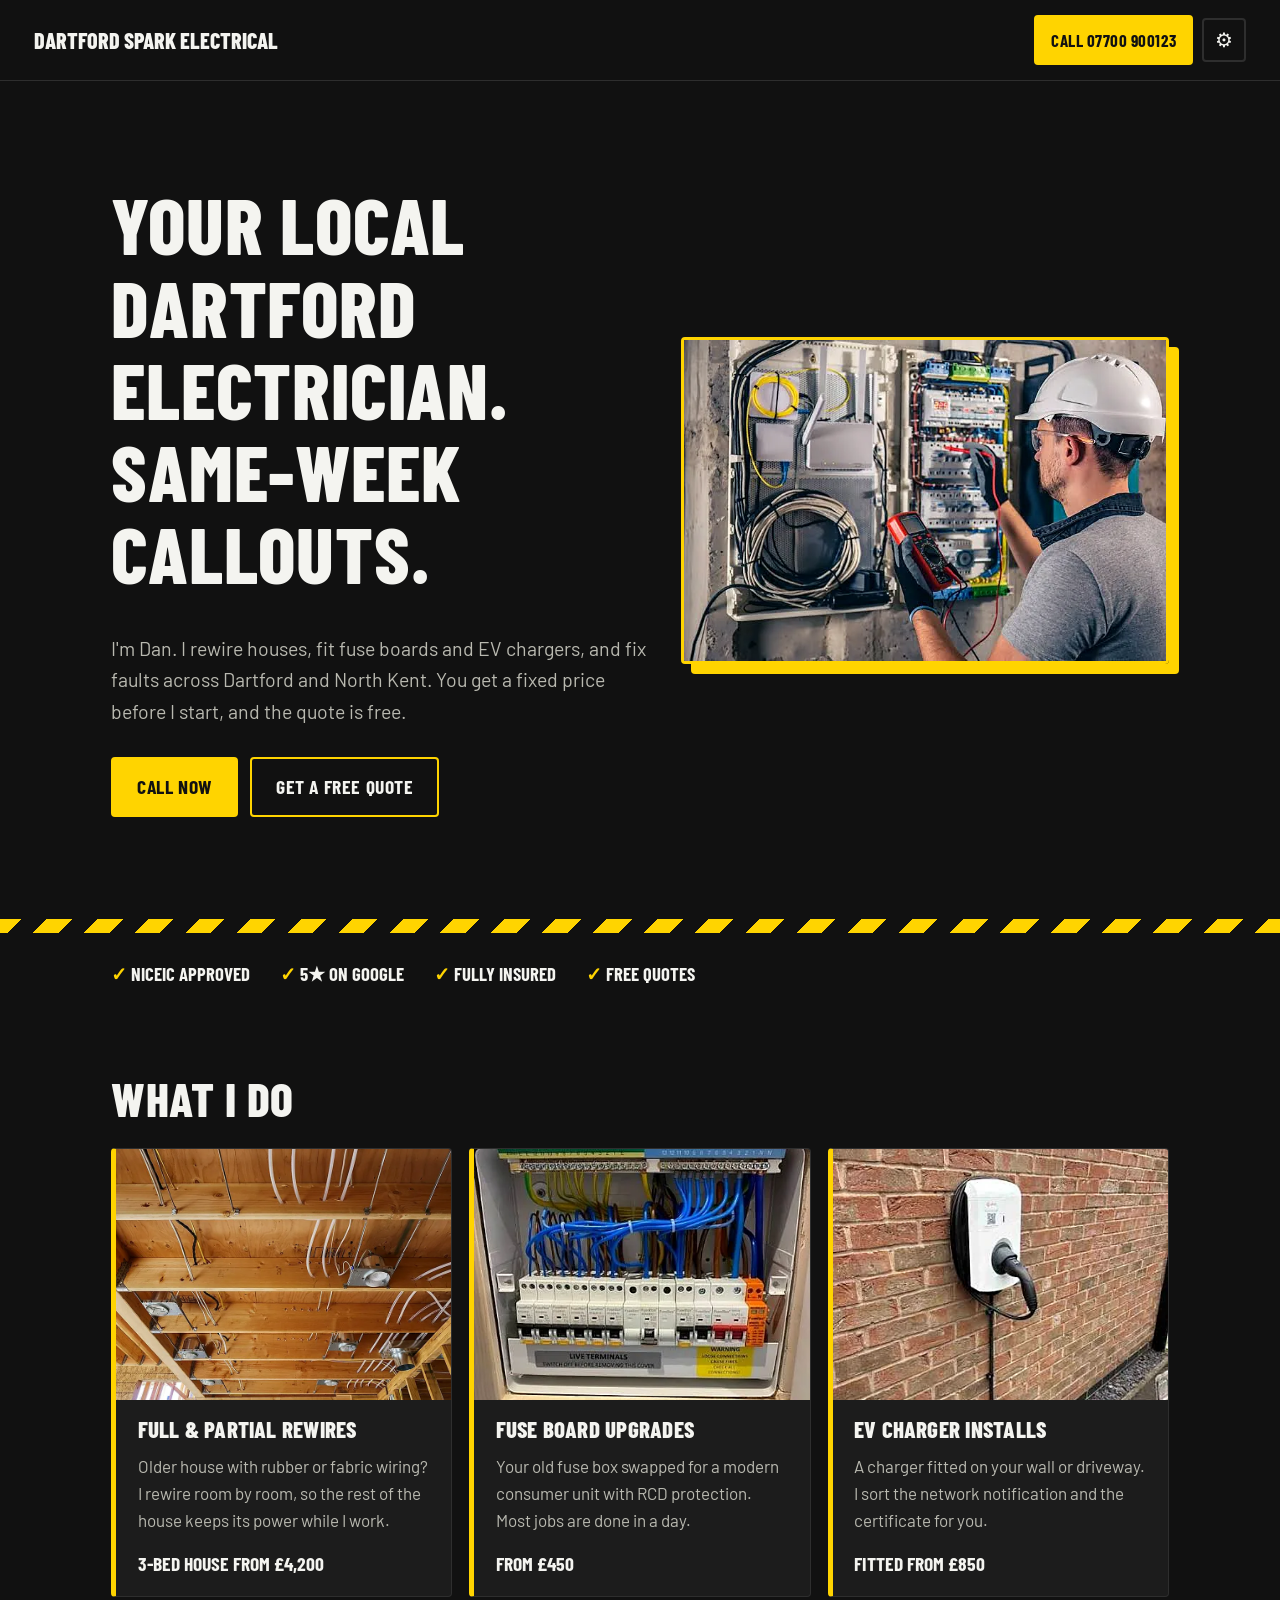
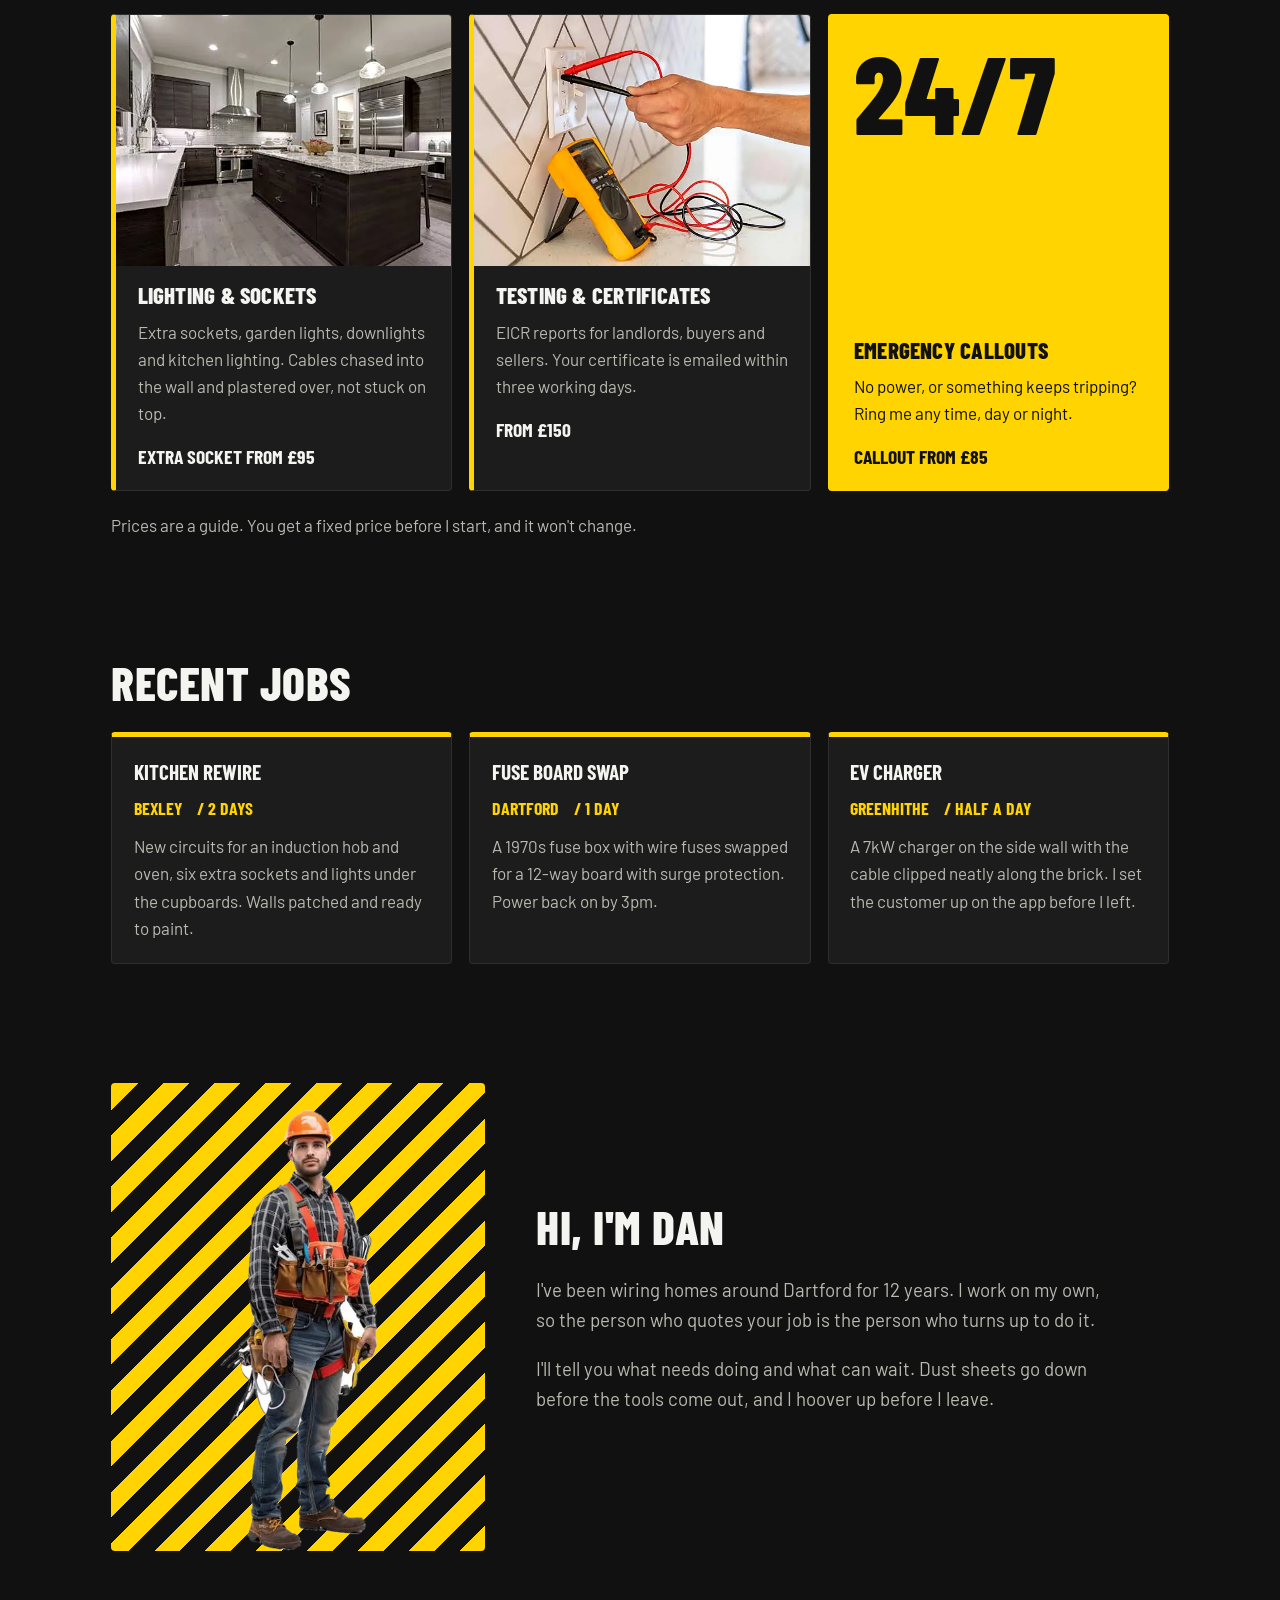
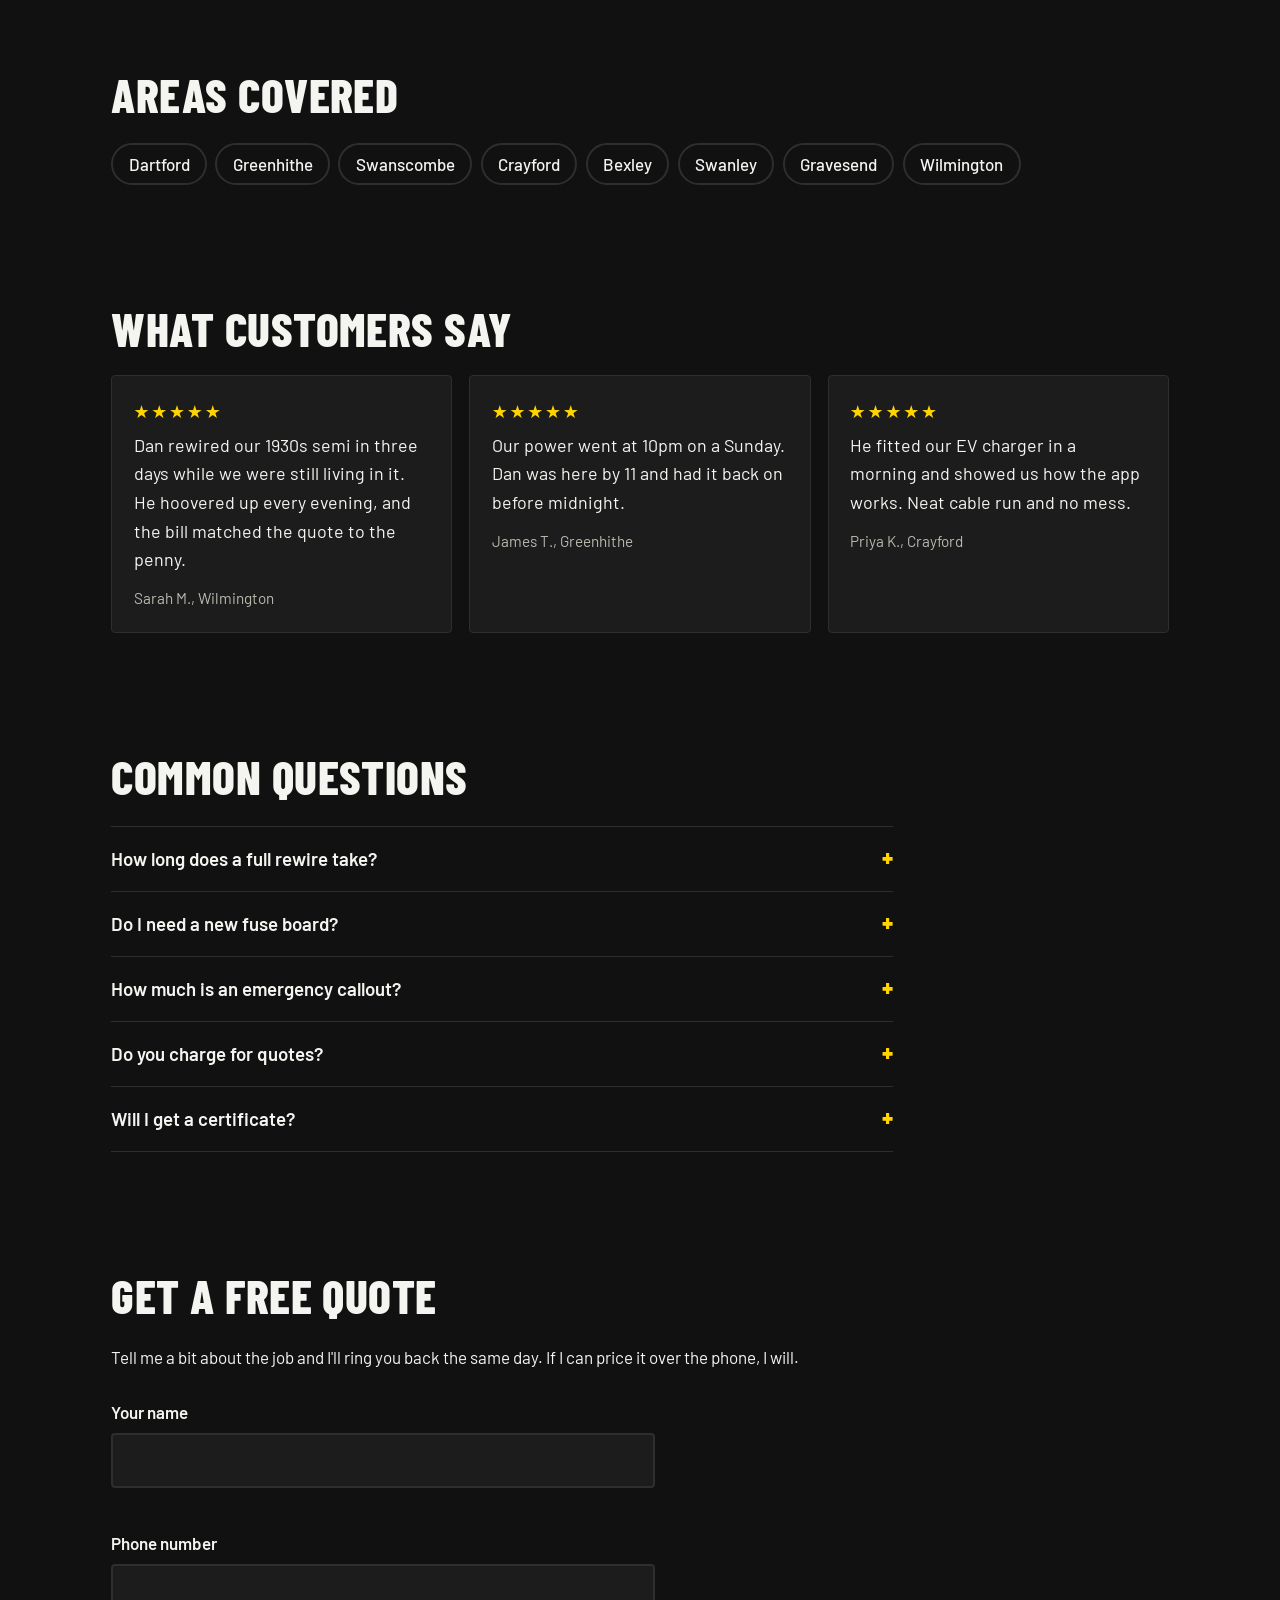
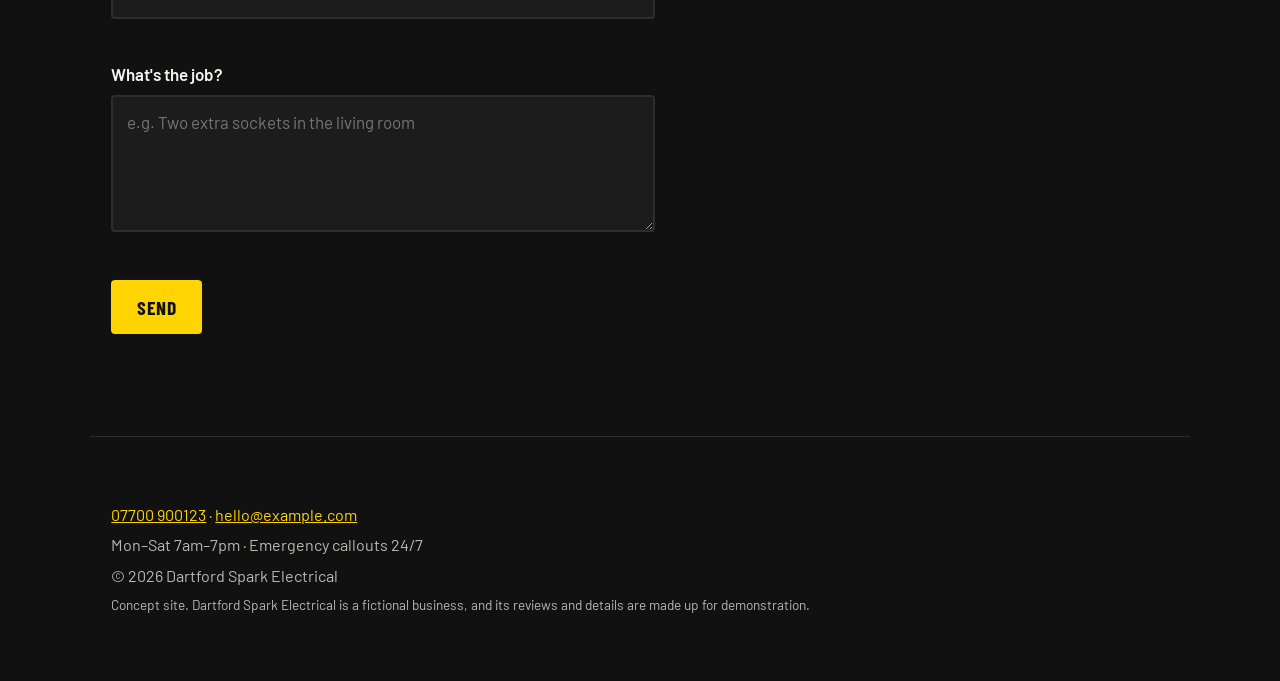
<file: dartford-spark/index.html>
<!DOCTYPE html>
<html lang="en">
<head>
  <meta charset="UTF-8">
  <meta name="viewport" content="width=device-width, initial-scale=1.0">
  <title>Dartford Spark Electrical | Local Electrician in Dartford</title>
  <meta name="description" content="Friendly, fully insured local electrician covering Dartford and North Kent. Rewires, fuse boards, EV chargers and 24/7 emergency callouts. Free quotes.">
  <link rel="preconnect" href="https://fonts.googleapis.com">
  <link rel="preconnect" href="https://fonts.gstatic.com" crossorigin>
  <link href="https://fonts.googleapis.com/css2?family=Barlow:wght@400;500;600&family=Barlow+Condensed:wght@600;700;800&display=swap" rel="stylesheet">
  <meta name="theme-color" content="#111111">
  <link rel="icon" href="data:image/svg+xml,%3Csvg xmlns='http://www.w3.org/2000/svg' viewBox='0 0 32 32'%3E%3Crect width='32' height='32' rx='4' fill='%23111'/%3E%3Cpath d='M18 3 7 18h7l-2 11 11-15h-7z' fill='%23ffd400'/%3E%3C/svg%3E">
  <link rel="stylesheet" href="style.css">
  <script type="application/ld+json">
  {
    "@context": "https://schema.org",
    "@type": "Electrician",
    "name": "Dartford Spark Electrical",
    "description": "Local electrician covering Dartford and North Kent. Rewires, fuse board upgrades, EV chargers, lighting, EICR testing and 24/7 emergency callouts.",
    "telephone": "+447700900123",
    "email": "hello@example.com",
    "priceRange": "££",
    "address": {
      "@type": "PostalAddress",
      "addressLocality": "Dartford",
      "addressRegion": "Kent",
      "addressCountry": "GB"
    },
    "areaServed": ["Dartford", "Greenhithe", "Swanscombe", "Crayford", "Bexley", "Swanley", "Gravesend", "Wilmington"],
    "openingHoursSpecification": [{
      "@type": "OpeningHoursSpecification",
      "dayOfWeek": ["Monday", "Tuesday", "Wednesday", "Thursday", "Friday", "Saturday"],
      "opens": "07:00",
      "closes": "19:00"
    }]
  }
  </script>
  <script src="script.js" defer></script>
</head>
<body>

  <a href="#main" class="skip-link">Skip to content</a>

  <header class="site-header">
    <a href="#" class="logo">Dartford Spark Electrical</a>
    <div class="header-actions">
      <a href="tel:+447700900123" class="btn btn-call">Call 07700 900123</a>
      <button type="button" class="btn-settings" id="settings-toggle" aria-expanded="false" aria-controls="settings-panel" aria-label="Display settings">⚙</button>
    </div>

    <div class="settings-panel" id="settings-panel" hidden>
      <h2 class="settings-title">Display settings</h2>

      <fieldset>
        <legend>Theme</legend>
        <label><input type="radio" name="theme" value="dark"> Dark</label>
        <label><input type="radio" name="theme" value="light"> Light</label>
      </fieldset>

      <fieldset>
        <legend>Text size</legend>
        <label><input type="radio" name="textsize" value="normal"> Normal</label>
        <label><input type="radio" name="textsize" value="large"> Large</label>
      </fieldset>

      <fieldset>
        <legend>Motion</legend>
        <label><input type="checkbox" name="reducemotion" id="reducemotion"> Reduce animations</label>
      </fieldset>

      <button type="button" class="btn btn-outline btn-small" id="settings-close">Done</button>
    </div>
  </header>

  <main id="main">

    <section class="hero">
      <div class="hero-text">
      <h1>Your local Dartford electrician. Same-week callouts.</h1>
      <p class="hero-sub">I'm Dan. I rewire houses, fit fuse boards and EV chargers, and fix faults across Dartford and North Kent. You get a fixed price before I start, and the quote is free.</p>
      <div class="hero-buttons">
        <a href="tel:+447700900123" class="btn btn-call">Call now</a>
        <a href="#quote" class="btn btn-outline">Get a free quote</a>
      </div>
      </div>
      <img class="hero-img" src="images/hero.webp" width="678" height="452" fetchpriority="high" alt="Electrician testing a fuse board with a multimeter">
    </section>

    <div class="hazard" aria-hidden="true"></div>

    <section class="trust">
      <ul>
        <li>NICEIC approved</li>
        <li>5★ on Google</li>
        <li>Fully insured</li>
        <li>Free quotes</li>
      </ul>
    </section>

    <section class="services" id="services">
      <h2>What I do</h2>
      <div class="service-grid">
        <article class="service-card">
          <img src="images/rewire.webp" width="800" height="600" alt="New wiring running through ceiling joists" loading="lazy">
          <h3>Full &amp; partial rewires</h3>
          <p>Older house with rubber or fabric wiring? I rewire room by room, so the rest of the house keeps its power while I work.</p>
          <p class="price">3-bed house from £4,200</p>
        </article>
        <article class="service-card">
          <img src="images/fuseboard.webp" width="466" height="349" alt="Newly fitted consumer unit" loading="lazy">
          <h3>Fuse board upgrades</h3>
          <p>Your old fuse box swapped for a modern consumer unit with RCD protection. Most jobs are done in a day.</p>
          <p class="price">From £450</p>
        </article>
        <article class="service-card">
          <img src="images/ev-charger.webp" width="387" height="290" alt="Home EV charger fitted on a brick wall" loading="lazy">
          <h3>EV charger installs</h3>
          <p>A charger fitted on your wall or driveway. I sort the network notification and the certificate for you.</p>
          <p class="price">Fitted from £850</p>
        </article>
        <article class="service-card">
          <img src="images/lighting.webp" width="486" height="365" alt="Modern kitchen with pendant and down lights" loading="lazy">
          <h3>Lighting &amp; sockets</h3>
          <p>Extra sockets, garden lights, downlights and kitchen lighting. Cables chased into the wall and plastered over, not stuck on top.</p>
          <p class="price">Extra socket from £95</p>
        </article>
        <article class="service-card">
          <img src="images/testing.webp" width="602" height="452" alt="Testing a socket with a multimeter" loading="lazy">
          <h3>Testing &amp; certificates</h3>
          <p>EICR reports for landlords, buyers and sellers. Your certificate is emailed within three working days.</p>
          <p class="price">From £150</p>
        </article>
        <article class="service-card service-card-emergency">
          <div class="emergency-badge" aria-hidden="true">24/7</div>
          <h3>Emergency callouts</h3>
          <p>No power, or something keeps tripping? Ring me any time, day or night.</p>
          <p class="price">Callout from £85</p>
        </article>
      </div>
      <p class="price-note">Prices are a guide. You get a fixed price before I start, and it won't change.</p>
    </section>

    <section class="jobs" id="jobs">
      <h2>Recent jobs</h2>
      <ol class="job-list">
        <li class="job">
          <p class="job-meta"><span>Kitchen rewire</span><span>Bexley</span><span>2 days</span></p>
          <p>New circuits for an induction hob and oven, six extra sockets and lights under the cupboards. Walls patched and ready to paint.</p>
        </li>
        <li class="job">
          <p class="job-meta"><span>Fuse board swap</span><span>Dartford</span><span>1 day</span></p>
          <p>A 1970s fuse box with wire fuses swapped for a 12-way board with surge protection. Power back on by 3pm.</p>
        </li>
        <li class="job">
          <p class="job-meta"><span>EV charger</span><span>Greenhithe</span><span>Half a day</span></p>
          <p>A 7kW charger on the side wall with the cable clipped neatly along the brick. I set the customer up on the app before I left.</p>
        </li>
      </ol>
    </section>

    <section class="about" id="about">
      <div class="about-photo">
        <img src="images/about.webp" width="237" height="658" alt="Dan, the electrician behind Dartford Spark" loading="lazy">
      </div>
      <div class="about-text">
        <h2>Hi, I'm Dan</h2>
        <p>I've been wiring homes around Dartford for 12 years. I work on my own, so the person who quotes your job is the person who turns up to do it.</p>
        <p>I'll tell you what needs doing and what can wait. Dust sheets go down before the tools come out, and I hoover up before I leave.</p>
      </div>
    </section>

    <section class="areas" id="areas">
      <h2>Areas covered</h2>
      <ul class="area-list">
        <li>Dartford</li>
        <li>Greenhithe</li>
        <li>Swanscombe</li>
        <li>Crayford</li>
        <li>Bexley</li>
        <li>Swanley</li>
        <li>Gravesend</li>
        <li>Wilmington</li>
      </ul>
    </section>

    <section class="reviews" id="reviews">
      <h2>What customers say</h2>
      <blockquote class="review">
        <p>Dan rewired our 1930s semi in three days while we were still living in it. He hoovered up every evening, and the bill matched the quote to the penny.</p>
        <cite>Sarah M., Wilmington</cite>
      </blockquote>
      <blockquote class="review">
        <p>Our power went at 10pm on a Sunday. Dan was here by 11 and had it back on before midnight.</p>
        <cite>James T., Greenhithe</cite>
      </blockquote>
      <blockquote class="review">
        <p>He fitted our EV charger in a morning and showed us how the app works. Neat cable run and no mess.</p>
        <cite>Priya K., Crayford</cite>
      </blockquote>
    </section>

    <section class="faq" id="faq">
      <h2>Common questions</h2>
      <details>
        <summary>How long does a full rewire take?</summary>
        <p>A 3-bed house usually takes five to seven days. I work room by room, so you can keep living there while I do it.</p>
      </details>
      <details>
        <summary>Do I need a new fuse board?</summary>
        <p>If yours has wire fuses, no RCD switches, or a plastic case and it's older than about 2016, it's probably time. I'll look at it for free when I come round to quote.</p>
      </details>
      <details>
        <summary>How much is an emergency callout?</summary>
        <p>From £85, which covers the first hour. I'll tell you the price on the phone before I set off, so there are no surprises.</p>
      </details>
      <details>
        <summary>Do you charge for quotes?</summary>
        <p>No. Quotes are free and there's no pressure to book.</p>
      </details>
      <details>
        <summary>Will I get a certificate?</summary>
        <p>Yes. Any work that needs one gets a certificate, and I register it with building control for you. Keep it safe, because you'll need it when you sell the house.</p>
      </details>
    </section>

    <section class="quote" id="quote">
      <h2>Get a free quote</h2>
      <p>Tell me a bit about the job and I'll ring you back the same day. If I can price it over the phone, I will.</p>
      <form action="https://formspree.io/f/xzedyzlo" method="POST" class="quote-form" id="quote-form" novalidate>
        <input type="hidden" name="_subject" value="New quote request from the website">
        <input type="text" name="_gotcha" class="trap" tabindex="-1" autocomplete="off" aria-hidden="true">
        <label for="name">Your name</label>
        <input type="text" id="name" name="name" autocomplete="name" required aria-describedby="name-error">
        <p class="field-error" id="name-error"></p>

        <label for="phone">Phone number</label>
        <input type="tel" id="phone" name="phone" autocomplete="tel" inputmode="tel" required aria-describedby="phone-error">
        <p class="field-error" id="phone-error"></p>

        <label for="job">What's the job?</label>
        <textarea id="job" name="job" rows="4" required aria-describedby="job-error" placeholder="e.g. Two extra sockets in the living room"></textarea>
        <p class="field-error" id="job-error"></p>

        <button type="submit" class="btn btn-call">Send</button>
        <p class="form-message" id="form-message" aria-live="polite"></p>
      </form>
    </section>

  </main>

  <nav class="call-bar" aria-label="Quick contact">
    <a href="tel:+447700900123" class="call-bar-call">Call Dan</a>
    <a href="https://wa.me/447700900123?text=Hi%20Dan%2C%20I%27d%20like%20a%20quote%20for%20some%20electrical%20work." class="call-bar-wa">WhatsApp</a>
  </nav>

  <footer class="site-footer">
    <p><a href="tel:+447700900123">07700 900123</a> · <a href="mailto:hello@example.com">hello@example.com</a></p>
    <p>Mon–Sat 7am–7pm · Emergency callouts 24/7</p>
    <p>© <span id="year">2026</span> Dartford Spark Electrical</p>
    <p class="demo-note">Concept site. Dartford Spark Electrical is a fictional business, and its reviews and details are made up for demonstration.</p>
  </footer>

</body>
</html>
</file>
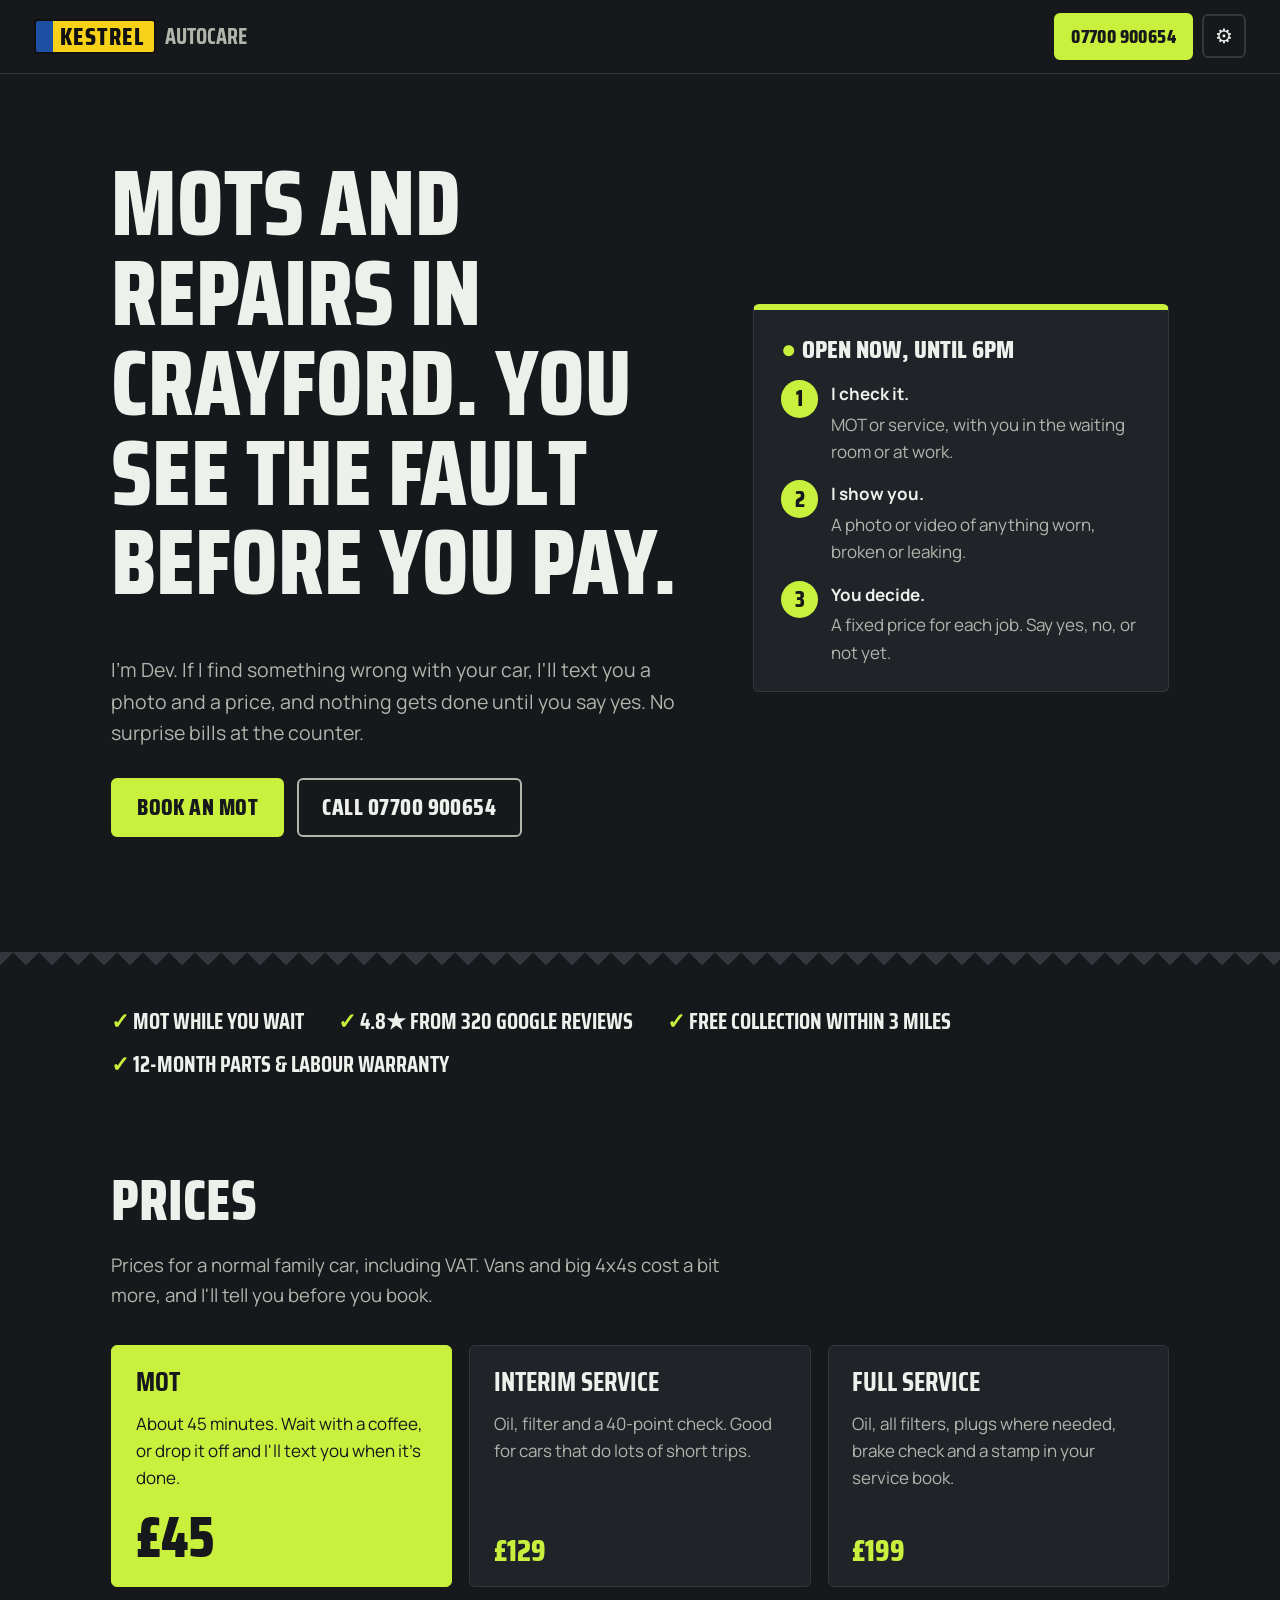
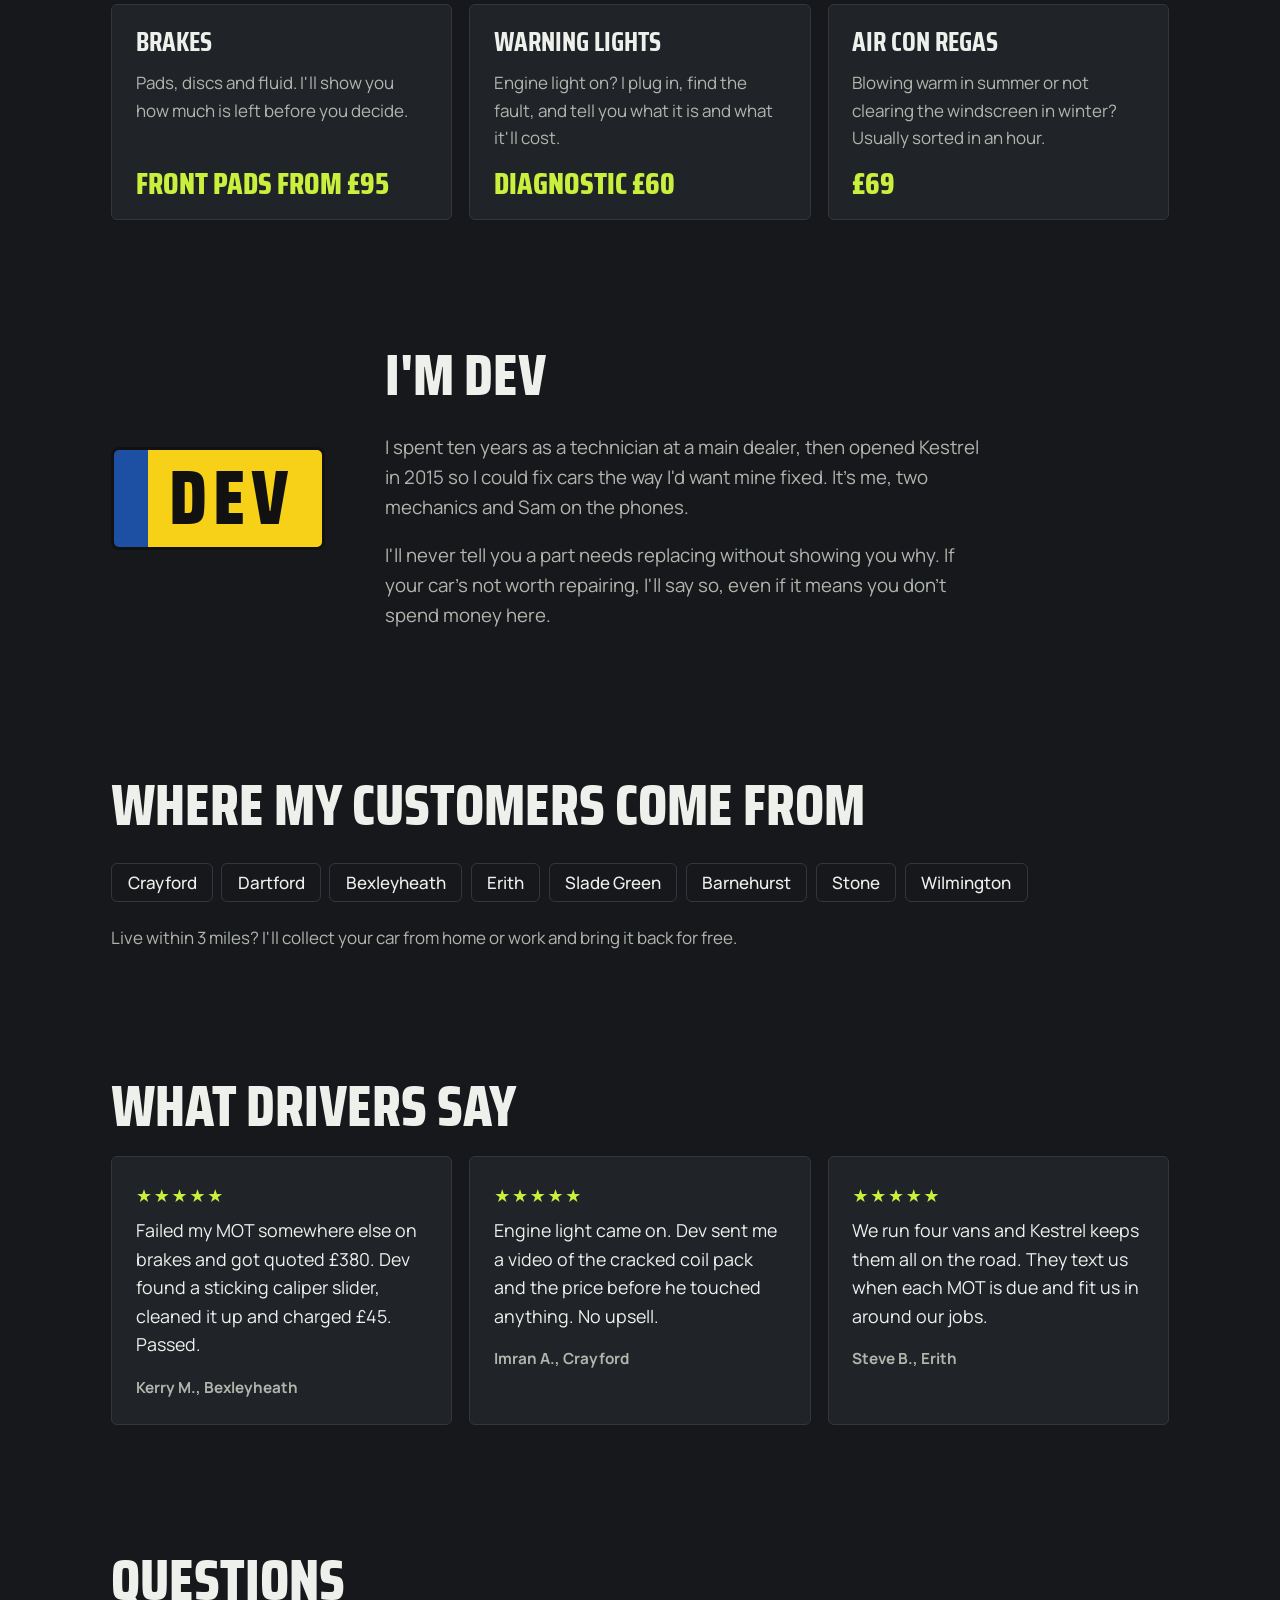
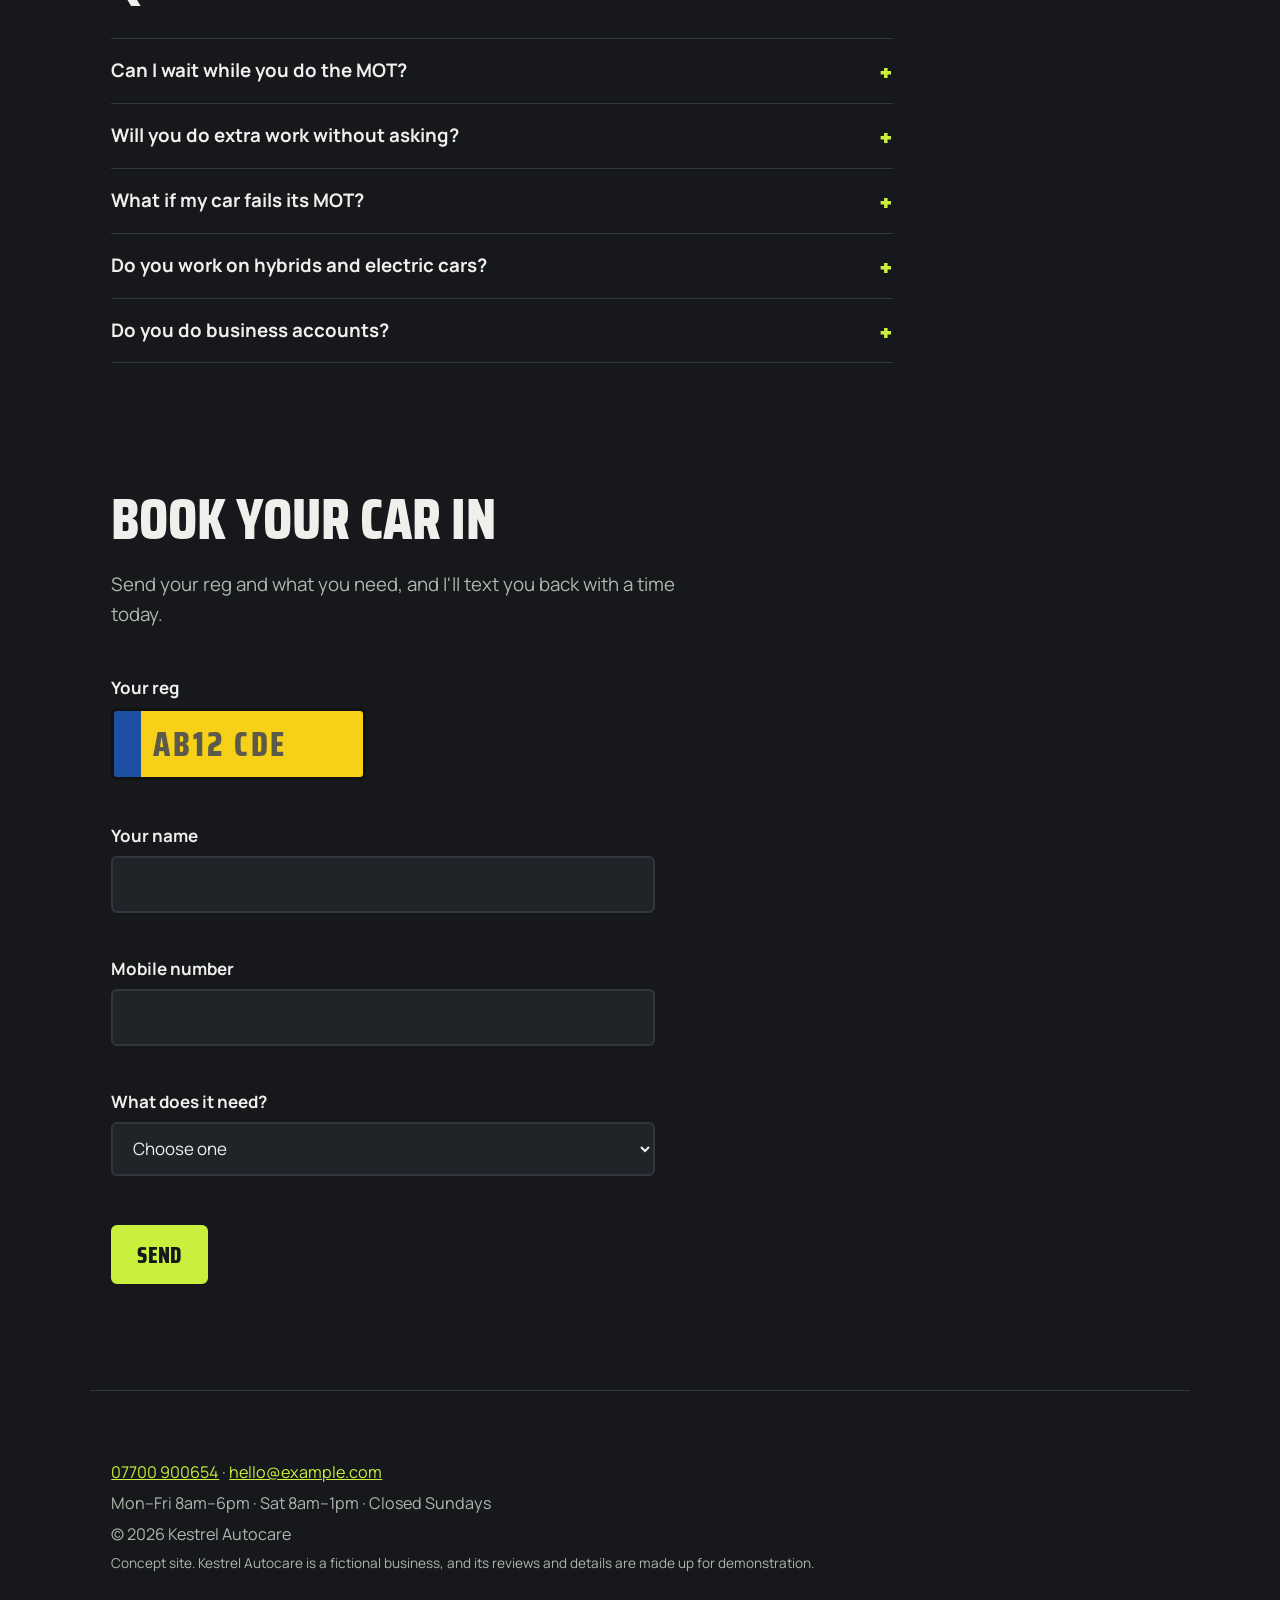
<file: kestrel-autocare/index.html>
<!DOCTYPE html>
<html lang="en" data-theme="dark" data-storage-key="kestrel-settings">
<head>
  <meta charset="UTF-8">
  <meta name="viewport" content="width=device-width, initial-scale=1.0">
  <title>Kestrel Autocare | MOT, Servicing &amp; Repairs in Crayford</title>
  <meta name="description" content="Independent garage in Crayford. MOTs while you wait, servicing, brakes and diagnostics. Photos of every fault before any extra work, and nothing done without your OK.">
  <meta name="theme-color" content="#16181b">
  <link rel="icon" href="data:image/svg+xml,%3Csvg xmlns='http://www.w3.org/2000/svg' viewBox='0 0 32 32'%3E%3Crect width='32' height='32' rx='4' fill='%23f7d117'/%3E%3Ctext x='16' y='22' font-family='Arial' font-weight='900' font-size='16' text-anchor='middle' fill='%2316181b'%3EK%3C/text%3E%3C/svg%3E">
  <link rel="preconnect" href="https://fonts.googleapis.com">
  <link rel="preconnect" href="https://fonts.gstatic.com" crossorigin>
  <link href="https://fonts.googleapis.com/css2?family=Saira+Condensed:wght@700;800&family=Manrope:wght@400;500;700&display=swap" rel="stylesheet">
  <link rel="stylesheet" href="style.css">
  <script src="script.js" defer></script>
  <script type="application/ld+json">
  {
    "@context": "https://schema.org",
    "@type": "AutoRepair",
    "name": "Kestrel Autocare",
    "description": "Independent garage in Crayford. MOTs while you wait, servicing, brakes and diagnostics.",
    "telephone": "+447700900654",
    "email": "hello@example.com",
    "priceRange": "££",
    "address": {
      "@type": "PostalAddress",
      "addressLocality": "Crayford",
      "addressRegion": "Kent",
      "addressCountry": "GB"
    },
    "areaServed": ["Crayford", "Dartford", "Bexleyheath", "Erith", "Slade Green", "Barnehurst", "Stone", "Wilmington"],
    "openingHoursSpecification": [
      { "@type": "OpeningHoursSpecification", "dayOfWeek": ["Monday", "Tuesday", "Wednesday", "Thursday", "Friday"], "opens": "08:00", "closes": "18:00" },
      { "@type": "OpeningHoursSpecification", "dayOfWeek": "Saturday", "opens": "08:00", "closes": "13:00" }
    ]
  }
  </script>
</head>
<body>

  <a href="#main" class="skip-link">Skip to content</a>

  <header class="site-header">
    <a href="#" class="logo"><span class="plate">KESTREL</span><span class="logo-sub">Autocare</span></a>
    <div class="header-actions">
      <a href="tel:+447700900654" class="btn btn-lime header-call">07700 900654</a>
      <button type="button" class="btn-settings" id="settings-toggle" aria-expanded="false" aria-controls="settings-panel" aria-label="Display settings">⚙</button>
    </div>

    <div class="settings-panel" id="settings-panel" hidden>
      <h2 class="settings-title">Display settings</h2>
      <fieldset>
        <legend>Theme</legend>
        <label><input type="radio" name="theme" value="dark"> Dark</label>
        <label><input type="radio" name="theme" value="light"> Light</label>
      </fieldset>
      <fieldset>
        <legend>Text size</legend>
        <label><input type="radio" name="textsize" value="normal"> Normal</label>
        <label><input type="radio" name="textsize" value="large"> Large</label>
      </fieldset>
      <fieldset>
        <legend>Motion</legend>
        <label><input type="checkbox" name="reducemotion" id="reducemotion"> Reduce animations</label>
      </fieldset>
      <button type="button" class="btn btn-ghost btn-small" id="settings-close">Done</button>
    </div>
  </header>

  <main id="main">

    <section class="hero">
      <div class="hero-text">
        <h1>MOTs and repairs in Crayford. You see the fault before you pay.</h1>
        <p class="hero-sub">I'm Dev. If I find something wrong with your car, I'll text you a photo and a price, and nothing gets done until you say yes. No surprise bills at the counter.</p>
        <div class="hero-buttons">
          <a href="#quote" class="btn btn-lime">Book an MOT</a>
          <a href="tel:+447700900654" class="btn btn-ghost">Call 07700 900654</a>
        </div>
      </div>

      <aside class="steps-card" aria-label="How I work">
        <p class="open-badge" id="open-now" data-hours='[null, ["08:00","18:00"], ["08:00","18:00"], ["08:00","18:00"], ["08:00","18:00"], ["08:00","18:00"], ["08:00","13:00"]]'>Mon–Fri 8am–6pm · Sat 8am–1pm</p>
        <ol class="steps">
          <li><strong>I check it.</strong> MOT or service, with you in the waiting room or at work.</li>
          <li><strong>I show you.</strong> A photo or video of anything worn, broken or leaking.</li>
          <li><strong>You decide.</strong> A fixed price for each job. Say yes, no, or not yet.</li>
        </ol>
      </aside>
    </section>

    <div class="tread" aria-hidden="true"></div>

    <section class="trust">
      <ul>
        <li>MOT while you wait</li>
        <li>4.8★ from 320 Google reviews</li>
        <li>Free collection within 3 miles</li>
        <li>12-month parts &amp; labour warranty</li>
      </ul>
    </section>

    <section class="services" id="services">
      <h2>Prices</h2>
      <p class="section-intro">Prices for a normal family car, including VAT. Vans and big 4x4s cost a bit more, and I'll tell you before you book.</p>
      <div class="service-grid">
        <article class="service service-feature">
          <h3>MOT</h3>
          <p>About 45 minutes. Wait with a coffee, or drop it off and I'll text you when it's done.</p>
          <p class="price">£45</p>
        </article>
        <article class="service">
          <h3>Interim service</h3>
          <p>Oil, filter and a 40-point check. Good for cars that do lots of short trips.</p>
          <p class="price">£129</p>
        </article>
        <article class="service">
          <h3>Full service</h3>
          <p>Oil, all filters, plugs where needed, brake check and a stamp in your service book.</p>
          <p class="price">£199</p>
        </article>
        <article class="service">
          <h3>Brakes</h3>
          <p>Pads, discs and fluid. I'll show you how much is left before you decide.</p>
          <p class="price">Front pads from £95</p>
        </article>
        <article class="service">
          <h3>Warning lights</h3>
          <p>Engine light on? I plug in, find the fault, and tell you what it is and what it'll cost.</p>
          <p class="price">Diagnostic £60</p>
        </article>
        <article class="service">
          <h3>Air con regas</h3>
          <p>Blowing warm in summer or not clearing the windscreen in winter? Usually sorted in an hour.</p>
          <p class="price">£69</p>
        </article>
      </div>
    </section>

    <section class="about" id="about">
      <div class="about-mark" aria-hidden="true"><span>DEV</span></div>
      <div>
        <h2>I'm Dev</h2>
        <p>I spent ten years as a technician at a main dealer, then opened Kestrel in 2015 so I could fix cars the way I'd want mine fixed. It's me, two mechanics and Sam on the phones.</p>
        <p>I'll never tell you a part needs replacing without showing you why. If your car's not worth repairing, I'll say so, even if it means you don't spend money here.</p>
      </div>
    </section>

    <section class="areas" id="areas">
      <h2>Where my customers come from</h2>
      <ul class="area-list">
        <li>Crayford</li>
        <li>Dartford</li>
        <li>Bexleyheath</li>
        <li>Erith</li>
        <li>Slade Green</li>
        <li>Barnehurst</li>
        <li>Stone</li>
        <li>Wilmington</li>
      </ul>
      <p class="area-note">Live within 3 miles? I'll collect your car from home or work and bring it back for free.</p>
    </section>

    <section class="reviews" id="reviews">
      <h2>What drivers say</h2>
      <blockquote class="review">
        <p>Failed my MOT somewhere else on brakes and got quoted £380. Dev found a sticking caliper slider, cleaned it up and charged £45. Passed.</p>
        <cite>Kerry M., Bexleyheath</cite>
      </blockquote>
      <blockquote class="review">
        <p>Engine light came on. Dev sent me a video of the cracked coil pack and the price before he touched anything. No upsell.</p>
        <cite>Imran A., Crayford</cite>
      </blockquote>
      <blockquote class="review">
        <p>We run four vans and Kestrel keeps them all on the road. They text us when each MOT is due and fit us in around our jobs.</p>
        <cite>Steve B., Erith</cite>
      </blockquote>
    </section>

    <section class="faq" id="faq">
      <h2>Questions</h2>
      <details>
        <summary>Can I wait while you do the MOT?</summary>
        <p>Yes. It takes about 45 minutes, and there's a waiting room with Wi-Fi and a coffee machine.</p>
      </details>
      <details>
        <summary>Will you do extra work without asking?</summary>
        <p>Never. You get a photo and a price for each job, and I only start once you've said yes.</p>
      </details>
      <details>
        <summary>What if my car fails its MOT?</summary>
        <p>I'll show you what failed and give you a price to fix it. If you leave it with me to repair, the retest is free.</p>
      </details>
      <details>
        <summary>Do you work on hybrids and electric cars?</summary>
        <p>Yes, for servicing, brakes, tyres, suspension and MOTs. Battery and high-voltage repairs go to a specialist, and I'll tell you who.</p>
      </details>
      <details>
        <summary>Do you do business accounts?</summary>
        <p>Yes. I look after vans and cars for local firms, with MOT reminders and one invoice a month.</p>
      </details>
    </section>

    <section class="quote" id="quote">
      <h2>Book your car in</h2>
      <p class="section-intro">Send your reg and what you need, and I'll text you back with a time today.</p>
      <form action="https://formspree.io/f/xzedyzlo" method="POST" class="quote-form" id="quote-form" novalidate
        data-thanks="Thanks {name}, I'll text you a time today."
        data-failed="Sorry, that didn't send. Please ring me on 07700 900654 instead.">
        <input type="hidden" name="_subject" value="Kestrel Autocare: new booking request">
        <input type="text" name="_gotcha" class="trap" tabindex="-1" autocomplete="off" aria-hidden="true">

        <label for="reg">Your reg</label>
        <input type="text" id="reg" name="reg" class="reg-input" autocomplete="off" autocapitalize="characters" spellcheck="false" maxlength="8" placeholder="AB12 CDE" required aria-describedby="reg-error" data-error="Please enter your number plate." data-min="2">
        <p class="field-error" id="reg-error"></p>

        <label for="name">Your name</label>
        <input type="text" id="name" name="name" autocomplete="name" required aria-describedby="name-error" data-error="Please enter your name.">
        <p class="field-error" id="name-error"></p>

        <label for="phone">Mobile number</label>
        <input type="tel" id="phone" name="phone" autocomplete="tel" inputmode="tel" required aria-describedby="phone-error" data-error="Please enter a mobile number I can text.">
        <p class="field-error" id="phone-error"></p>

        <label for="service">What does it need?</label>
        <select id="service" name="service" required aria-describedby="service-error" data-error="Please choose what you need.">
          <option value="">Choose one</option>
          <option>MOT</option>
          <option>Service</option>
          <option>MOT and service</option>
          <option>Warning light on</option>
          <option>Brakes</option>
          <option>Something else</option>
        </select>
        <p class="field-error" id="service-error"></p>

        <button type="submit" class="btn btn-lime">Send</button>
        <p class="form-message" id="form-message" aria-live="polite"></p>
      </form>
    </section>

  </main>

  <nav class="call-bar" aria-label="Quick contact">
    <a href="tel:+447700900654" class="call-bar-call">Call Dev</a>
    <a href="https://wa.me/447700900654?text=Hi%20Dev%2C%20I%27d%20like%20to%20book%20my%20car%20in." class="call-bar-wa">WhatsApp</a>
  </nav>

  <footer class="site-footer">
    <p><a href="tel:+447700900654">07700 900654</a> · <a href="mailto:hello@example.com">hello@example.com</a></p>
    <p>Mon–Fri 8am–6pm · Sat 8am–1pm · Closed Sundays</p>
    <p>© <span id="year">2026</span> Kestrel Autocare</p>
    <p class="demo-note">Concept site. Kestrel Autocare is a fictional business, and its reviews and details are made up for demonstration.</p>
  </footer>

</body>
</html>
</file>
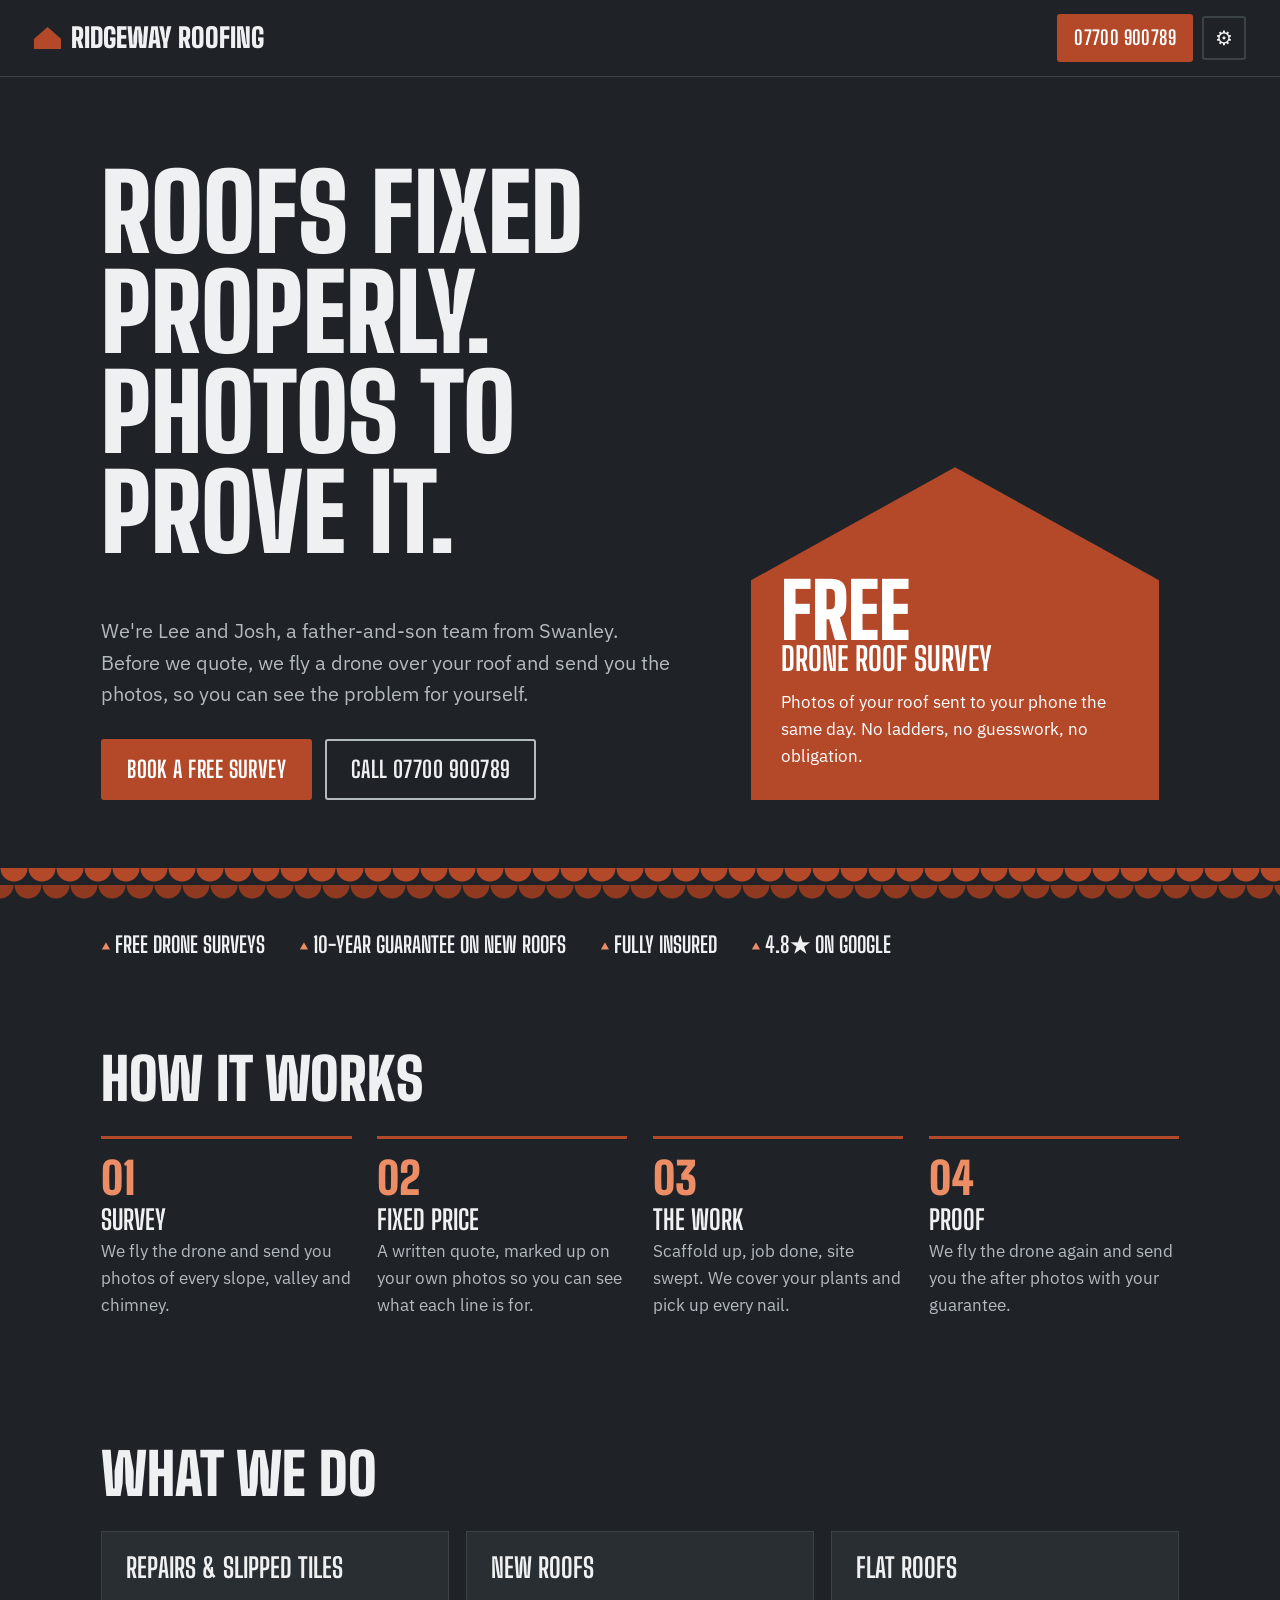
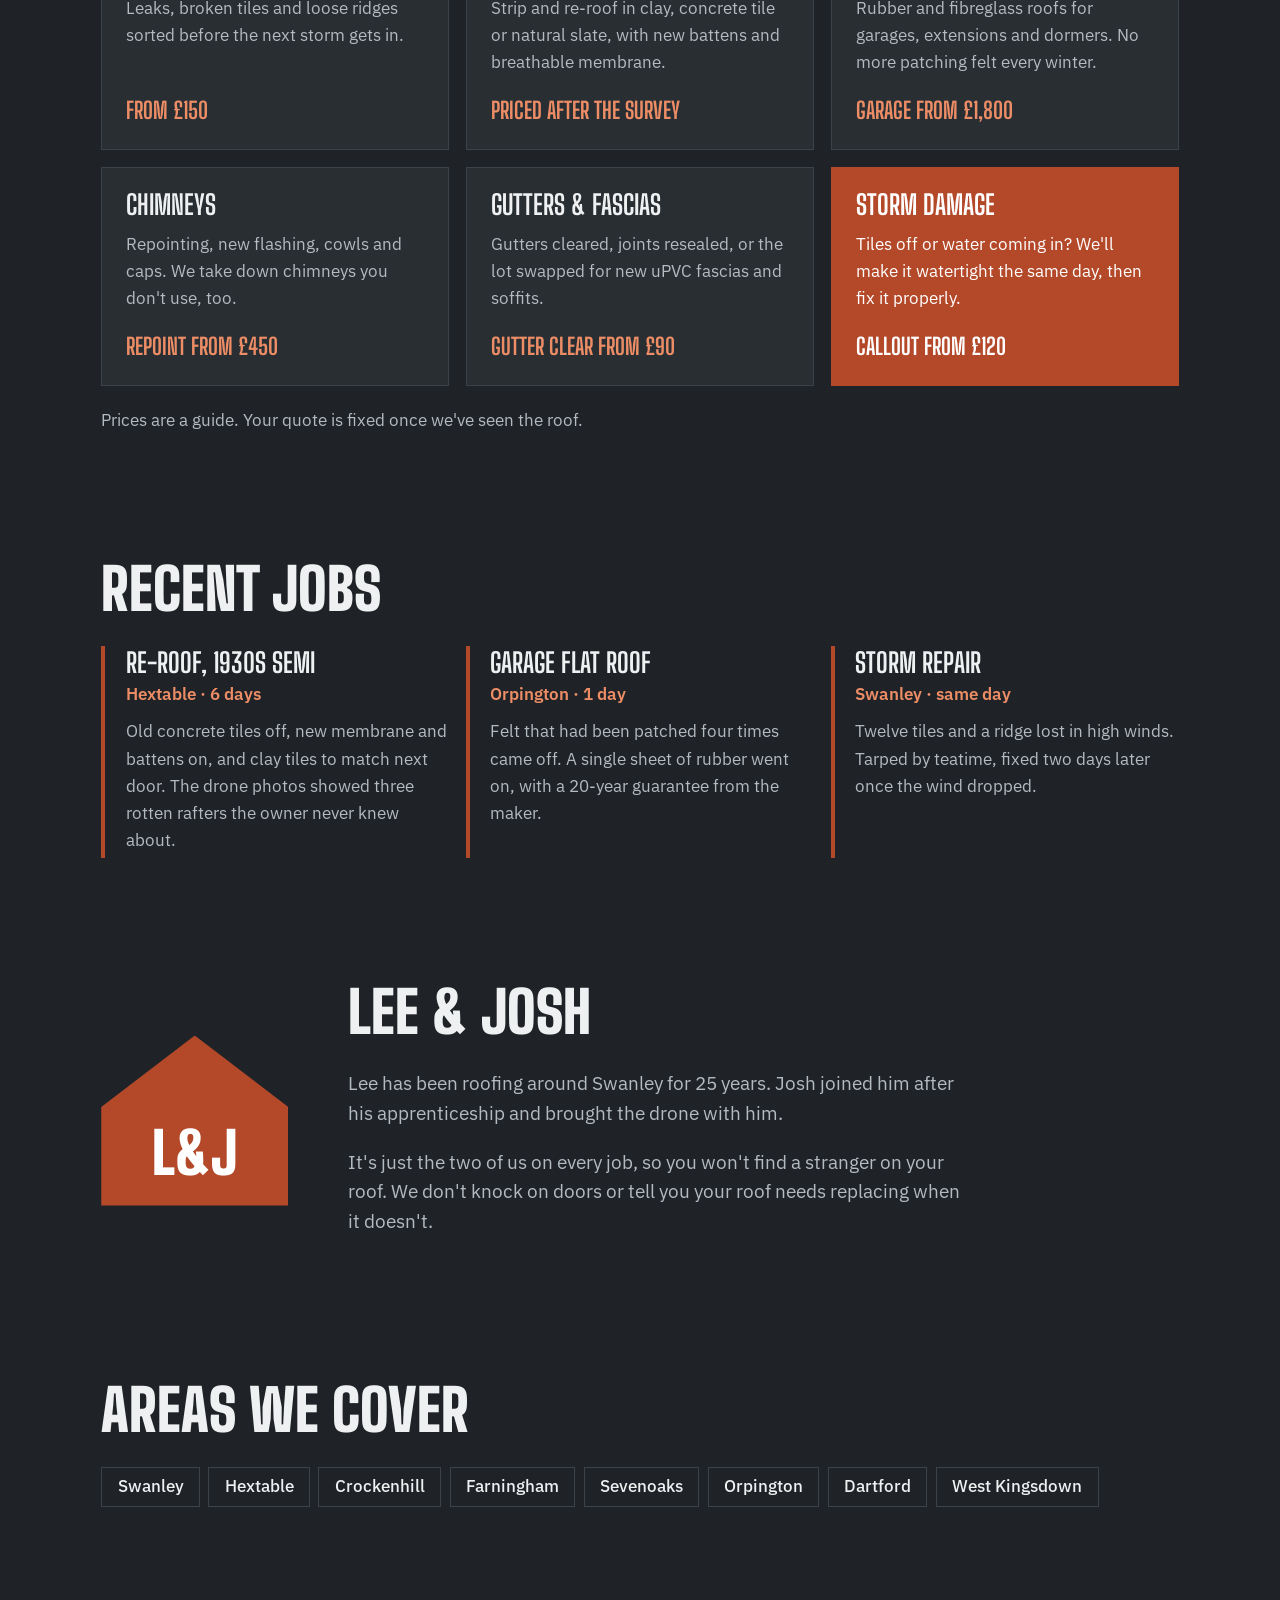
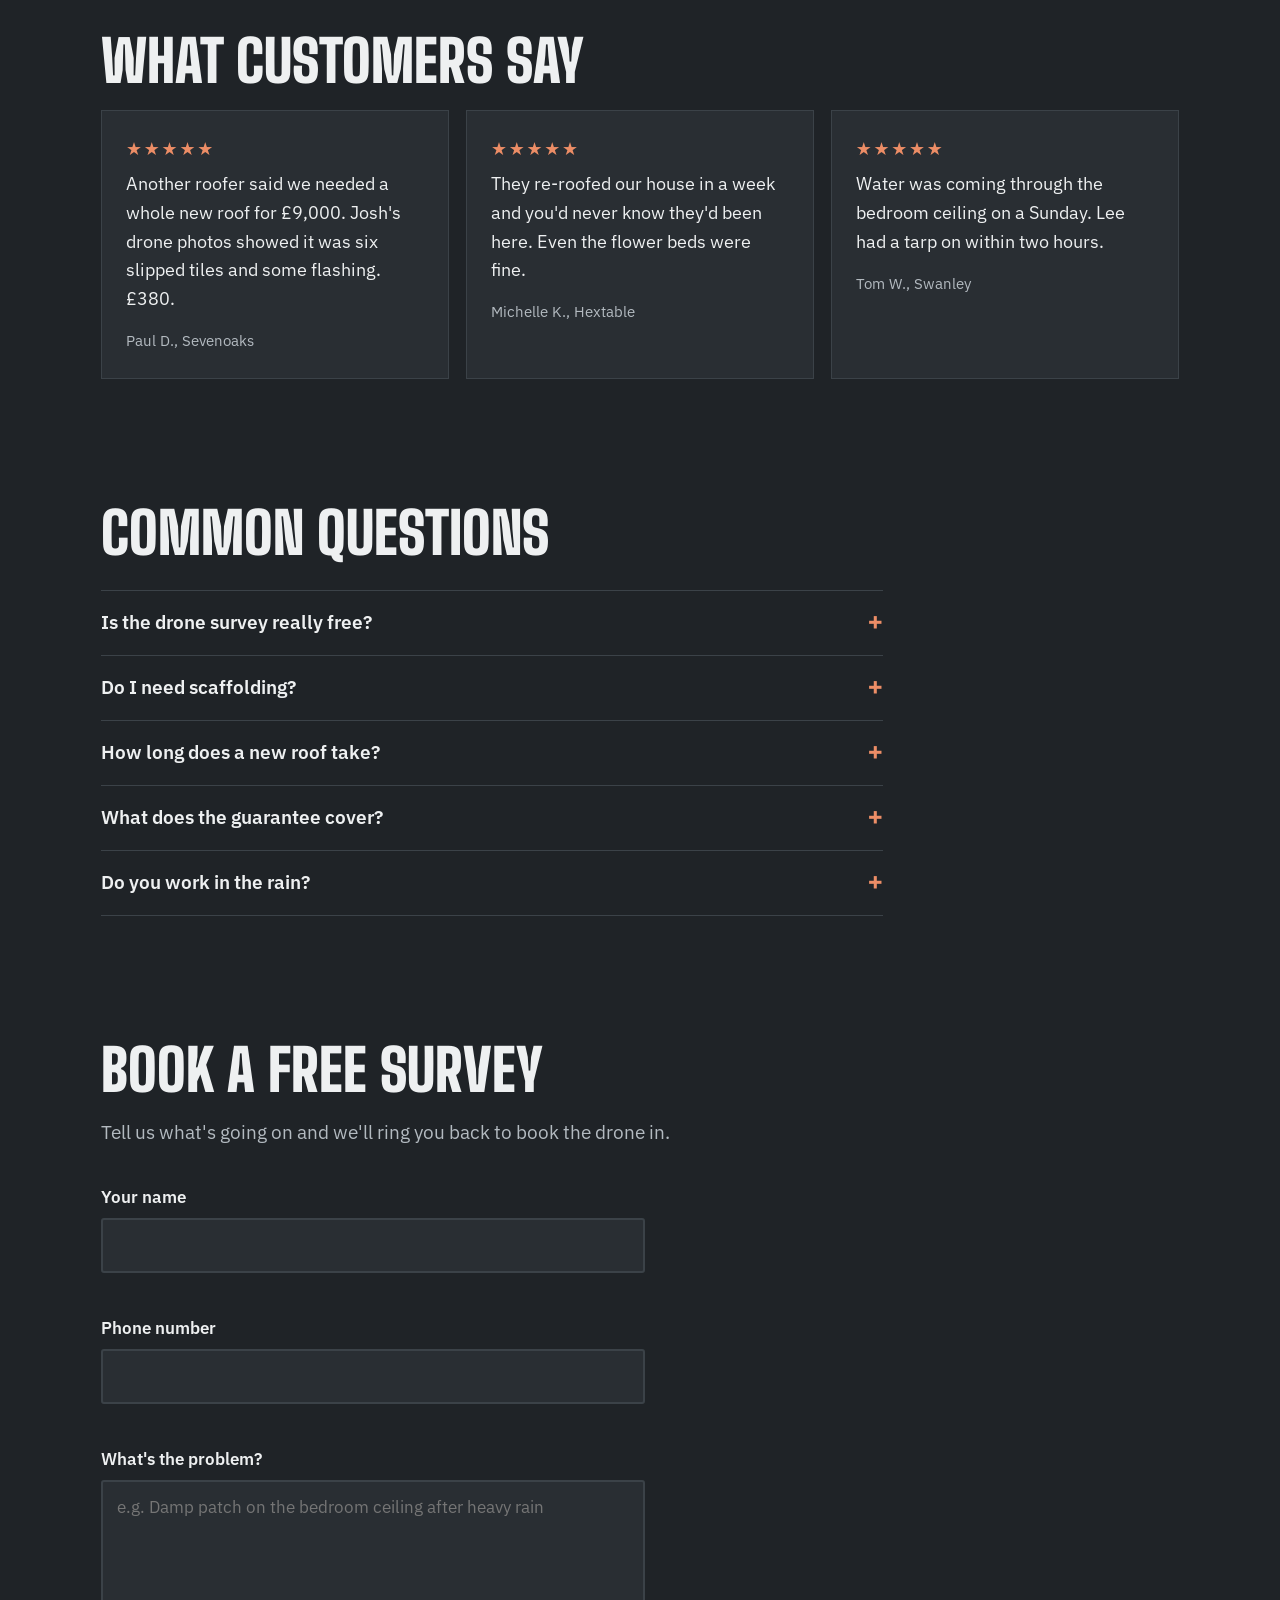
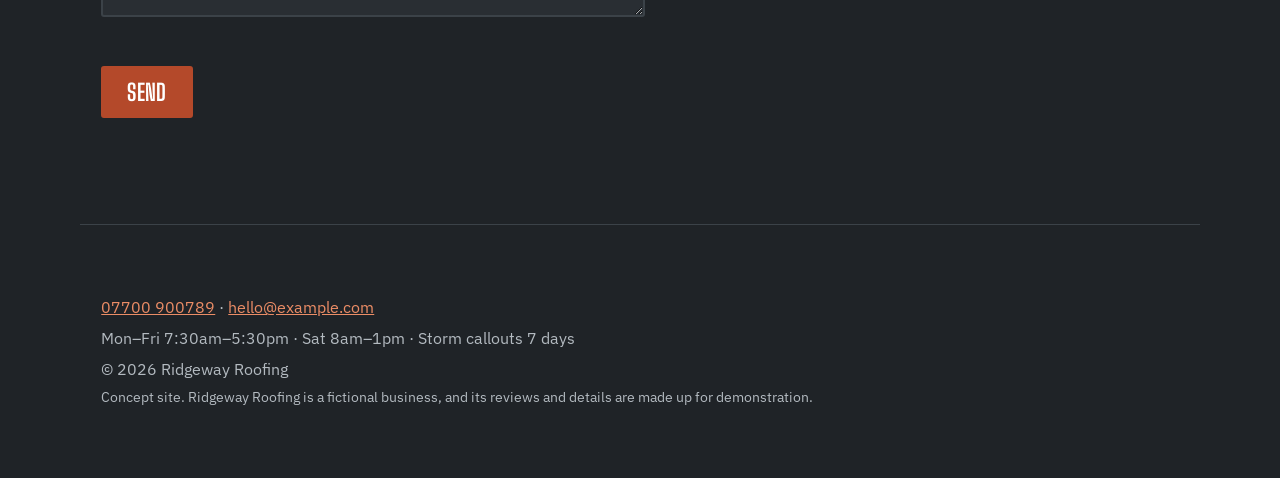
<file: ridgeway-roofing/index.html>
<!DOCTYPE html>
<html lang="en" data-theme="dark" data-storage-key="ridgeway-settings">
<head>
  <meta charset="UTF-8">
  <meta name="viewport" content="width=device-width, initial-scale=1.0">
  <title>Ridgeway Roofing | Roofers in Swanley &amp; Sevenoaks</title>
  <meta name="description" content="Father-and-son roofers in Swanley. Free drone roof surveys, repairs, new roofs, flat roofs, chimneys and guttering across Swanley, Sevenoaks, Orpington and Dartford.">
  <meta name="theme-color" content="#1f2327">
  <link rel="icon" href="data:image/svg+xml,%3Csvg xmlns='http://www.w3.org/2000/svg' viewBox='0 0 32 32'%3E%3Crect width='32' height='32' rx='4' fill='%231f2327'/%3E%3Cpath d='M4 17 16 6l12 11v10H4z' fill='%23d2643a'/%3E%3C/svg%3E">
  <link rel="preconnect" href="https://fonts.googleapis.com">
  <link rel="preconnect" href="https://fonts.gstatic.com" crossorigin>
  <link href="https://fonts.googleapis.com/css2?family=Big+Shoulders+Display:wght@700;900&family=IBM+Plex+Sans:wght@400;500;600&display=swap" rel="stylesheet">
  <link rel="stylesheet" href="style.css">
  <script src="script.js" defer></script>
  <script type="application/ld+json">
  {
    "@context": "https://schema.org",
    "@type": "RoofingContractor",
    "name": "Ridgeway Roofing",
    "description": "Father-and-son roofers in Swanley. Free drone roof surveys, roof repairs, new roofs, flat roofs, chimney repairs and guttering.",
    "telephone": "+447700900789",
    "email": "hello@example.com",
    "priceRange": "££",
    "address": {
      "@type": "PostalAddress",
      "addressLocality": "Swanley",
      "addressRegion": "Kent",
      "addressCountry": "GB"
    },
    "areaServed": ["Swanley", "Hextable", "Crockenhill", "Farningham", "Sevenoaks", "Orpington", "Dartford", "West Kingsdown"],
    "openingHoursSpecification": [{
      "@type": "OpeningHoursSpecification",
      "dayOfWeek": ["Monday", "Tuesday", "Wednesday", "Thursday", "Friday"],
      "opens": "07:30",
      "closes": "17:30"
    }, {
      "@type": "OpeningHoursSpecification",
      "dayOfWeek": "Saturday",
      "opens": "08:00",
      "closes": "13:00"
    }]
  }
  </script>
</head>
<body>

  <a href="#main" class="skip-link">Skip to content</a>

  <header class="site-header">
    <a href="#" class="logo"><span class="logo-roof" aria-hidden="true"></span>Ridgeway Roofing</a>
    <div class="header-actions">
      <a href="tel:+447700900789" class="btn btn-terra header-call">07700 900789</a>
      <button type="button" class="btn-settings" id="settings-toggle" aria-expanded="false" aria-controls="settings-panel" aria-label="Display settings">⚙</button>
    </div>

    <div class="settings-panel" id="settings-panel" hidden>
      <h2 class="settings-title">Display settings</h2>
      <fieldset>
        <legend>Theme</legend>
        <label><input type="radio" name="theme" value="dark"> Dark</label>
        <label><input type="radio" name="theme" value="light"> Light</label>
      </fieldset>
      <fieldset>
        <legend>Text size</legend>
        <label><input type="radio" name="textsize" value="normal"> Normal</label>
        <label><input type="radio" name="textsize" value="large"> Large</label>
      </fieldset>
      <fieldset>
        <legend>Motion</legend>
        <label><input type="checkbox" name="reducemotion" id="reducemotion"> Reduce animations</label>
      </fieldset>
      <button type="button" class="btn btn-ghost btn-small" id="settings-close">Done</button>
    </div>
  </header>

  <main id="main">

    <section class="hero">
      <div class="hero-text">
        <h1>Roofs fixed properly. Photos to prove it.</h1>
        <p class="hero-sub">We're Lee and Josh, a father-and-son team from Swanley. Before we quote, we fly a drone over your roof and send you the photos, so you can see the problem for yourself.</p>
        <div class="hero-buttons">
          <a href="#quote" class="btn btn-terra">Book a free survey</a>
          <a href="tel:+447700900789" class="btn btn-ghost">Call 07700 900789</a>
        </div>
      </div>
      <div class="house-card">
        <p class="house-big">Free</p>
        <p class="house-title">drone roof survey</p>
        <p>Photos of your roof sent to your phone the same day. No ladders, no guesswork, no obligation.</p>
      </div>
    </section>

    <div class="tiles" aria-hidden="true"></div>

    <section class="trust">
      <ul>
        <li>Free drone surveys</li>
        <li>10-year guarantee on new roofs</li>
        <li>Fully insured</li>
        <li>4.8★ on Google</li>
      </ul>
    </section>

    <section class="steps" id="how">
      <h2>How it works</h2>
      <ol class="step-list">
        <li>
          <h3>Survey</h3>
          <p>We fly the drone and send you photos of every slope, valley and chimney.</p>
        </li>
        <li>
          <h3>Fixed price</h3>
          <p>A written quote, marked up on your own photos so you can see what each line is for.</p>
        </li>
        <li>
          <h3>The work</h3>
          <p>Scaffold up, job done, site swept. We cover your plants and pick up every nail.</p>
        </li>
        <li>
          <h3>Proof</h3>
          <p>We fly the drone again and send you the after photos with your guarantee.</p>
        </li>
      </ol>
    </section>

    <section class="services" id="services">
      <h2>What we do</h2>
      <div class="service-grid">
        <article class="service">
          <h3>Repairs &amp; slipped tiles</h3>
          <p>Leaks, broken tiles and loose ridges sorted before the next storm gets in.</p>
          <p class="price">From £150</p>
        </article>
        <article class="service">
          <h3>New roofs</h3>
          <p>Strip and re-roof in clay, concrete tile or natural slate, with new battens and breathable membrane.</p>
          <p class="price">Priced after the survey</p>
        </article>
        <article class="service">
          <h3>Flat roofs</h3>
          <p>Rubber and fibreglass roofs for garages, extensions and dormers. No more patching felt every winter.</p>
          <p class="price">Garage from £1,800</p>
        </article>
        <article class="service">
          <h3>Chimneys</h3>
          <p>Repointing, new flashing, cowls and caps. We take down chimneys you don't use, too.</p>
          <p class="price">Repoint from £450</p>
        </article>
        <article class="service">
          <h3>Gutters &amp; fascias</h3>
          <p>Gutters cleared, joints resealed, or the lot swapped for new uPVC fascias and soffits.</p>
          <p class="price">Gutter clear from £90</p>
        </article>
        <article class="service service-storm">
          <h3>Storm damage</h3>
          <p>Tiles off or water coming in? We'll make it watertight the same day, then fix it properly.</p>
          <p class="price">Callout from £120</p>
        </article>
      </div>
      <p class="price-note">Prices are a guide. Your quote is fixed once we've seen the roof.</p>
    </section>

    <section class="jobs" id="jobs">
      <h2>Recent jobs</h2>
      <ol class="job-list">
        <li class="job">
          <p class="job-title">Re-roof, 1930s semi</p>
          <p class="job-meta">Hextable · 6 days</p>
          <p>Old concrete tiles off, new membrane and battens on, and clay tiles to match next door. The drone photos showed three rotten rafters the owner never knew about.</p>
        </li>
        <li class="job">
          <p class="job-title">Garage flat roof</p>
          <p class="job-meta">Orpington · 1 day</p>
          <p>Felt that had been patched four times came off. A single sheet of rubber went on, with a 20-year guarantee from the maker.</p>
        </li>
        <li class="job">
          <p class="job-title">Storm repair</p>
          <p class="job-meta">Swanley · same day</p>
          <p>Twelve tiles and a ridge lost in high winds. Tarped by teatime, fixed two days later once the wind dropped.</p>
        </li>
      </ol>
    </section>

    <section class="about" id="about">
      <div class="house-mark" aria-hidden="true">L&amp;J</div>
      <div>
        <h2>Lee &amp; Josh</h2>
        <p>Lee has been roofing around Swanley for 25 years. Josh joined him after his apprenticeship and brought the drone with him.</p>
        <p>It's just the two of us on every job, so you won't find a stranger on your roof. We don't knock on doors or tell you your roof needs replacing when it doesn't.</p>
      </div>
    </section>

    <section class="areas" id="areas">
      <h2>Areas we cover</h2>
      <ul class="area-list">
        <li>Swanley</li>
        <li>Hextable</li>
        <li>Crockenhill</li>
        <li>Farningham</li>
        <li>Sevenoaks</li>
        <li>Orpington</li>
        <li>Dartford</li>
        <li>West Kingsdown</li>
      </ul>
    </section>

    <section class="reviews" id="reviews">
      <h2>What customers say</h2>
      <blockquote class="review">
        <p>Another roofer said we needed a whole new roof for £9,000. Josh's drone photos showed it was six slipped tiles and some flashing. £380.</p>
        <cite>Paul D., Sevenoaks</cite>
      </blockquote>
      <blockquote class="review">
        <p>They re-roofed our house in a week and you'd never know they'd been here. Even the flower beds were fine.</p>
        <cite>Michelle K., Hextable</cite>
      </blockquote>
      <blockquote class="review">
        <p>Water was coming through the bedroom ceiling on a Sunday. Lee had a tarp on within two hours.</p>
        <cite>Tom W., Swanley</cite>
      </blockquote>
    </section>

    <section class="faq" id="faq">
      <h2>Common questions</h2>
      <details>
        <summary>Is the drone survey really free?</summary>
        <p>Yes. It takes about 20 minutes, and the photos are yours to keep even if you don't use us.</p>
      </details>
      <details>
        <summary>Do I need scaffolding?</summary>
        <p>For most repairs, no. We use roof ladders and a tower where it's safe. New roofs and chimney work need scaffold, and it's always in the quote.</p>
      </details>
      <details>
        <summary>How long does a new roof take?</summary>
        <p>A 3-bed semi usually takes five to seven working days, depending on the weather. You can stay in the house the whole time.</p>
      </details>
      <details>
        <summary>What does the guarantee cover?</summary>
        <p>New roofs get 10 years on our work. Flat roofs also come with the maker's guarantee on the materials. Repairs are covered for 12 months.</p>
      </details>
      <details>
        <summary>Do you work in the rain?</summary>
        <p>Not on open roofs. If rain is due mid-job, we sheet everything over at the end of each day so nothing gets wet.</p>
      </details>
    </section>

    <section class="quote" id="quote">
      <h2>Book a free survey</h2>
      <p class="section-intro">Tell us what's going on and we'll ring you back to book the drone in.</p>
      <form action="https://formspree.io/f/xzedyzlo" method="POST" class="quote-form" id="quote-form" novalidate
        data-thanks="Thanks {name}, we'll ring you back today to book your survey."
        data-failed="Sorry, that didn't send. Please ring us on 07700 900789 instead.">
        <input type="hidden" name="_subject" value="Ridgeway Roofing: new survey request">
        <input type="text" name="_gotcha" class="trap" tabindex="-1" autocomplete="off" aria-hidden="true">

        <label for="name">Your name</label>
        <input type="text" id="name" name="name" autocomplete="name" required aria-describedby="name-error">
        <p class="field-error" id="name-error"></p>

        <label for="phone">Phone number</label>
        <input type="tel" id="phone" name="phone" autocomplete="tel" inputmode="tel" required aria-describedby="phone-error">
        <p class="field-error" id="phone-error"></p>

        <label for="job">What's the problem?</label>
        <textarea id="job" name="job" rows="4" required aria-describedby="job-error" placeholder="e.g. Damp patch on the bedroom ceiling after heavy rain"></textarea>
        <p class="field-error" id="job-error"></p>

        <button type="submit" class="btn btn-terra">Send</button>
        <p class="form-message" id="form-message" aria-live="polite"></p>
      </form>
    </section>

  </main>

  <nav class="call-bar" aria-label="Quick contact">
    <a href="tel:+447700900789" class="call-bar-call">Call us</a>
    <a href="https://wa.me/447700900789?text=Hi%2C%20I%27d%20like%20a%20free%20roof%20survey." class="call-bar-wa">WhatsApp</a>
  </nav>

  <footer class="site-footer">
    <p><a href="tel:+447700900789">07700 900789</a> · <a href="mailto:hello@example.com">hello@example.com</a></p>
    <p>Mon–Fri 7:30am–5:30pm · Sat 8am–1pm · Storm callouts 7 days</p>
    <p>© <span id="year">2026</span> Ridgeway Roofing</p>
    <p class="demo-note">Concept site. Ridgeway Roofing is a fictional business, and its reviews and details are made up for demonstration.</p>
  </footer>

</body>
</html>
</file>
<file: bramble-hair/style.css>
:root {
  --bg: #f6f1e9;
  --surface: #fffcf6;
  --text: #1c2b23;
  --muted: #4d5850;
  --border: #ddd4c4;
  --green: #1f3a2e;
  --on-green: #f6f1e9;
  --brass: #d9b26a;
  --brass-text: #7a5a1c;
  --btn-bg: #1f3a2e;
  --btn-text: #f6f1e9;
  --focus: #1f3a2e;
  --error: #b3261e;

  --font-head: "Sofia Sans Extra Condensed", "Arial Narrow", sans-serif;
  --font-body: "Karla", system-ui, sans-serif;
  --base-size: 17px;
  --radius: 14px;
  --speed: 0.2s;
  --max: 1080px;
}

:root[data-theme="dark"] {
  --bg: #13221b;
  --surface: #1b2e25;
  --text: #f1ebe0;
  --muted: #b9c2b9;
  --border: #2f4639;
  --green: #234436;
  --on-green: #f1ebe0;
  --brass-text: #e2c07f;
  --btn-bg: #d9b26a;
  --btn-text: #13221b;
  --focus: #e2c07f;
  --error: #ff8a7a;
}

:root[data-textsize="large"] { --base-size: 20px; }

:root[data-motion="reduce"] { --speed: 0s; scroll-behavior: auto; }
@media (prefers-reduced-motion: reduce) {
  :root { --speed: 0s; scroll-behavior: auto; }
}

*, *::before, *::after { box-sizing: border-box; }

html {
  font-size: var(--base-size);
  scroll-behavior: smooth;
  scroll-padding-top: 5rem;
}

body {
  margin: 0;
  background: var(--bg);
  color: var(--text);
  font-family: var(--font-body);
  line-height: 1.6;
  transition: background var(--speed), color var(--speed);
}

h1, h2, h3 {
  font-family: var(--font-head);
  font-weight: 800;
  line-height: 0.98;
  margin: 0 0 0.45em;
}
h1 { font-size: clamp(3rem, 11vw, 5.6rem); }
h2 { font-size: clamp(2.3rem, 7vw, 3.4rem); }
h3 { font-size: 1.8rem; font-weight: 700; }

a { color: var(--brass-text); }

:focus-visible {
  outline: 3px solid var(--focus);
  outline-offset: 3px;
}

.skip-link {
  position: absolute;
  left: 1rem;
  top: -4rem;
  z-index: 20;
  background: var(--btn-bg);
  color: var(--btn-text);
  font-weight: 700;
  padding: 0.6rem 1rem;
  border-radius: 999px;
}
.skip-link:focus { top: 0.75rem; }

main > section,
.site-footer {
  padding: 3.75rem 1.25rem;
  max-width: var(--max);
  margin: 0 auto;
}

.btn {
  display: inline-block;
  font-family: var(--font-body);
  font-weight: 700;
  font-size: 1.05rem;
  text-decoration: none;
  padding: 0.8rem 1.5rem;
  border-radius: 999px;
  border: 2px solid var(--btn-bg);
  cursor: pointer;
  transition: transform var(--speed), background var(--speed), color var(--speed);
}
.btn:hover { transform: translateY(-2px); }
.btn-solid { background: var(--btn-bg); color: var(--btn-text); }
.btn-line { background: transparent; color: var(--text); border-color: var(--text); }
.btn-line:hover { background: var(--text); color: var(--bg); }
.btn-small { font-size: 0.95rem; padding: 0.5rem 1.1rem; }

.site-header {
  position: sticky;
  top: 0;
  z-index: 10;
  display: flex;
  align-items: center;
  justify-content: space-between;
  gap: 0.75rem;
  padding: 0.7rem 1.25rem;
  background: var(--bg);
  border-bottom: 1px solid var(--border);
}
.logo {
  display: flex;
  align-items: baseline;
  gap: 0.45rem;
  font-family: var(--font-head);
  font-weight: 800;
  font-size: 1.9rem;
  line-height: 1;
  text-decoration: none;
  color: var(--text);
}
.logo span:last-child { font-style: italic; font-weight: 700; color: var(--brass-text); font-size: 1.3rem; }
.logo-arch {
  align-self: center;
  width: 1.1rem;
  height: 1.4rem;
  border: 3px solid var(--brass);
  border-bottom: none;
  border-radius: 999px 999px 0 0;
}
.header-actions { display: flex; align-items: center; gap: 0.5rem; }
.header-actions .btn { padding: 0.55rem 1rem; font-size: 0.95rem; }

.btn-settings {
  background: transparent;
  color: var(--text);
  border: 2px solid var(--border);
  border-radius: 999px;
  font-size: 1.15rem;
  width: 2.6rem;
  height: 2.6rem;
  cursor: pointer;
}
.btn-settings[aria-expanded="true"] { border-color: var(--text); }

.settings-panel {
  position: absolute;
  top: 100%;
  right: 1.25rem;
  width: min(18rem, calc(100vw - 2.5rem));
  background: var(--surface);
  border: 2px solid var(--green);
  border-radius: var(--radius);
  padding: 1.1rem 1.25rem;
  box-shadow: 0 12px 30px rgba(0, 0, 0, 0.2);
}
.settings-panel[hidden] { display: none; }
.settings-title { font-size: 1.9rem; }
.settings-panel fieldset { border: none; padding: 0; margin: 0 0 1rem; }
.settings-panel legend {
  font-weight: 700;
  color: var(--muted);
  font-size: 0.8rem;
  text-transform: uppercase;
  letter-spacing: 0.06em;
  margin-bottom: 0.3rem;
}
.settings-panel label { display: block; padding: 0.2rem 0; cursor: pointer; }
.settings-panel input { accent-color: var(--green); margin-right: 0.4rem; }

.kicker {
  margin: 0 0 0.9rem;
  font-family: var(--font-head);
  font-style: italic;
  font-weight: 700;
  font-size: 1.5rem;
  color: var(--brass-text);
}

.hero {
  display: grid;
  gap: 2.5rem;
  align-items: center;
  padding-top: 3rem;
}
.hero h1 { max-width: 12ch; }
.hero-sub { font-size: 1.15rem; color: var(--muted); max-width: 34rem; margin: 0 0 1.75rem; }
.hero-buttons { display: flex; flex-wrap: wrap; gap: 0.75rem; }

.hours-arch {
  background: var(--green);
  color: var(--on-green);
  border-radius: 999px 999px var(--radius) var(--radius);
  padding: 5rem 1.75rem 1.75rem;
  max-width: 24rem;
  outline: 2px solid var(--brass);
  outline-offset: 6px;
}
.open-badge {
  margin: 0 0 1rem;
  text-align: center;
  font-family: var(--font-head);
  font-weight: 800;
  font-size: 1.9rem;
  line-height: 1;
}
.open-badge.is-open::before { content: "● "; color: #8fd19e; }
.open-badge.is-closed::before { content: "● "; color: var(--brass); }
.hours { margin: 0; }
.hours div {
  display: flex;
  justify-content: space-between;
  gap: 1rem;
  padding: 0.4rem 0.6rem;
  border-bottom: 1px solid rgba(255, 255, 255, 0.15);
}
.hours div:last-child { border-bottom: none; }
.hours dt { font-weight: 700; }
.hours dd { margin: 0; }
.hours .is-today { background: rgba(217, 178, 106, 0.22); border-radius: 6px; }

.trust {
  padding-top: 1.5rem;
  padding-bottom: 1.5rem;
}
.trust ul {
  list-style: none;
  margin: 0;
  padding: 1.1rem 0;
  border-top: 1px solid var(--border);
  border-bottom: 1px solid var(--border);
  display: flex;
  flex-wrap: wrap;
  gap: 0.5rem 2rem;
  font-weight: 700;
}
.trust li::before { content: "✦ "; color: var(--brass-text); }

.section-intro { color: var(--muted); max-width: 36rem; margin: -0.4rem 0 2rem; font-size: 1.1rem; }

.service-grid { display: grid; gap: 1rem; }
.service {
  display: flex;
  flex-direction: column;
  background: var(--surface);
  border: 1px solid var(--border);
  border-radius: 999px 999px var(--radius) var(--radius);
  padding: 2.75rem 1.5rem 1.4rem;
  text-align: center;
}
.service p { margin: 0; color: var(--muted); }
.service .price {
  margin-top: auto;
  padding-top: 1rem;
  font-family: var(--font-head);
  font-style: italic;
  font-weight: 700;
  font-size: 1.6rem;
  color: var(--brass-text);
}
.service-feature { background: var(--green); border-color: var(--green); color: var(--on-green); }
.service-feature p { color: var(--on-green); }
.service-feature .price { color: var(--brass); }

.about { display: grid; gap: 2rem; align-items: center; }
.about p { color: var(--muted); max-width: 36rem; font-size: 1.1rem; }
.about-arch {
  width: 12rem;
  height: 15rem;
  display: grid;
  place-items: center;
  background: var(--green);
  color: var(--brass);
  border-radius: 999px 999px var(--radius) var(--radius);
  outline: 2px solid var(--brass);
  outline-offset: 6px;
  font-family: var(--font-head);
  font-style: italic;
  font-weight: 700;
  font-size: 7rem;
}

.area-list { list-style: none; padding: 0; margin: 0; display: flex; flex-wrap: wrap; gap: 0.5rem; }
.area-list li {
  background: var(--surface);
  border: 1px solid var(--border);
  border-radius: 999px;
  padding: 0.35rem 1rem;
  font-weight: 500;
}
.area-note { color: var(--muted); margin: 1.25rem 0 0; }

.reviews { display: grid; gap: 1rem; }
.reviews h2 { margin-bottom: 0.25rem; }
.review {
  margin: 0;
  background: var(--surface);
  border: 1px solid var(--border);
  border-radius: var(--radius);
  padding: 1.4rem;
}
.review p { margin: 0 0 0.8rem; font-size: 1.05rem; }
.review p::before { content: "★★★★★"; display: block; color: var(--brass-text); letter-spacing: 0.1em; margin-bottom: 0.4rem; }
.review cite { color: var(--muted); font-style: normal; font-weight: 700; font-size: 0.9rem; }

.faq details { border-bottom: 1px solid var(--border); max-width: 46rem; }
.faq details:first-of-type { border-top: 1px solid var(--border); }
.faq summary {
  cursor: pointer;
  list-style: none;
  display: flex;
  justify-content: space-between;
  gap: 1rem;
  padding: 1rem 0;
  font-weight: 700;
  font-size: 1.1rem;
}
.faq summary::-webkit-details-marker { display: none; }
.faq summary::after { content: "+"; font-family: var(--font-head); font-weight: 800; font-size: 1.7rem; line-height: 1; color: var(--brass-text); }
.faq details[open] summary::after { content: "–"; }
.faq details p { margin: 0 0 1.1rem; color: var(--muted); max-width: 40rem; }

.quote-form { display: grid; grid-template-columns: minmax(0, 1fr); gap: 0.4rem; max-width: 32rem; }
.quote-form label { font-weight: 700; margin-top: 0.6rem; }
.optional { font-weight: 400; color: var(--muted); }
.quote-form input,
.quote-form select {
  font: inherit;
  color: var(--text);
  background: var(--surface);
  border: 2px solid var(--border);
  border-radius: var(--radius);
  padding: 0.75rem 0.9rem;
}
.quote-form input:focus,
.quote-form select:focus { border-color: var(--focus); outline: none; }
.quote-form [aria-invalid="true"] { border-color: var(--error); }
.field-error { margin: 0; min-height: 1.2em; font-size: 0.9rem; font-weight: 700; color: var(--error); }
.quote-form button { margin-top: 1rem; justify-self: start; }
.quote-form button:disabled { opacity: 0.6; cursor: wait; }
.form-message { min-height: 1.6em; margin: 0.5rem 0 0; font-weight: 700; color: var(--brass-text); }
.form-message.is-error { color: var(--error); }
.trap { position: absolute; left: -9999px; }

.site-footer { border-top: 1px solid var(--border); color: var(--muted); font-size: 0.95rem; }
.site-footer p { margin: 0.3rem 0; }
.demo-note { font-size: 0.8rem; margin-top: 0.8rem; }

.call-bar {
  position: fixed;
  left: 0;
  right: 0;
  bottom: 0;
  z-index: 15;
  display: grid;
  grid-template-columns: 1fr 1fr;
}
.call-bar a {
  padding: 0.85rem 0.5rem calc(0.85rem + env(safe-area-inset-bottom));
  text-align: center;
  text-decoration: none;
  font-family: var(--font-head);
  font-weight: 800;
  font-size: 1.6rem;
  line-height: 1.1;
}
.call-bar-call { background: #1f3a2e; color: #f6f1e9; border-top: 2px solid #d9b26a; }
.call-bar-book { background: #d9b26a; color: #13221b; }
.call-bar a:focus-visible { outline-offset: -5px; outline-color: #f6f1e9; }
.call-bar-book:focus-visible { outline-color: #13221b; }

@media (max-width: 759px) {
  body { padding-bottom: 4.5rem; }
  .header-call { display: none; }
}

@media (min-width: 760px) {
  .call-bar { display: none; }
  .service-grid { grid-template-columns: repeat(2, 1fr); }
  .reviews { grid-template-columns: repeat(3, 1fr); }
  .reviews h2 { grid-column: 1 / -1; }
}

@media (min-width: 900px) {
  .hero { grid-template-columns: 1.5fr 1fr; gap: 4rem; padding-top: 5rem; }
  .service-grid { grid-template-columns: repeat(3, 1fr); }
  .about { grid-template-columns: auto 1fr; gap: 4rem; }
  .site-header { padding: 0.8rem 2rem; }
}
</file>
<file: copperline-plumbing/style.css>
:root {
  --bg: #f4eee4;
  --surface: #fffaf2;
  --text: #1d1a17;
  --muted: #574d44;
  --border: #ddd2c2;
  --leader: #b9ab97;
  --copper: #a8521f;
  --copper-text: #96481a;
  --on-copper: #ffffff;
  --ink: #1d1a17;
  --on-ink: #f4eee4;
  --focus: #1d1a17;
  --error: #b3261e;

  --font-head: "Archivo Black", "Arial Black", sans-serif;
  --font-body: "Archivo", system-ui, sans-serif;
  --base-size: 17px;
  --radius: 10px;
  --speed: 0.2s;
  --max: 1080px;
}

:root[data-theme="dark"] {
  --bg: #171412;
  --surface: #221d19;
  --text: #f4eee4;
  --muted: #c4b8aa;
  --border: #3a322b;
  --leader: #5c5045;
  --copper: #e0814a;
  --copper-text: #eb9b6a;
  --on-copper: #171412;
  --ink: #2c2520;
  --on-ink: #f4eee4;
  --focus: #eb9b6a;
  --error: #ff8a7a;
}

:root[data-textsize="large"] { --base-size: 20px; }

:root[data-motion="reduce"] { --speed: 0s; scroll-behavior: auto; }
@media (prefers-reduced-motion: reduce) {
  :root { --speed: 0s; scroll-behavior: auto; }
}

*, *::before, *::after { box-sizing: border-box; }

html {
  font-size: var(--base-size);
  scroll-behavior: smooth;
  scroll-padding-top: 5rem;
}

body {
  margin: 0;
  background: var(--bg);
  color: var(--text);
  font-family: var(--font-body);
  line-height: 1.6;
  transition: background var(--speed), color var(--speed);
}

h1, h2, h3 {
  font-family: var(--font-head);
  font-weight: 400;
  line-height: 1.08;
  letter-spacing: -0.01em;
  margin: 0 0 0.5em;
}
h1 { font-size: clamp(2.3rem, 7.5vw, 4.2rem); }
h2 { font-size: clamp(1.7rem, 5vw, 2.5rem); }

a { color: var(--copper-text); }

:focus-visible {
  outline: 3px solid var(--focus);
  outline-offset: 3px;
}

.skip-link {
  position: absolute;
  left: 1rem;
  top: -4rem;
  z-index: 20;
  background: var(--ink);
  color: var(--on-ink);
  font-weight: 600;
  padding: 0.6rem 1rem;
  border-radius: var(--radius);
}
.skip-link:focus { top: 0.75rem; }

main > section,
.site-footer {
  padding: 3.5rem 1.25rem;
  max-width: var(--max);
  margin: 0 auto;
}

.btn {
  display: inline-block;
  font-family: var(--font-body);
  font-weight: 700;
  font-size: 1.05rem;
  text-decoration: none;
  padding: 0.8rem 1.4rem;
  border-radius: 999px;
  border: 2px solid var(--copper);
  cursor: pointer;
  transition: transform var(--speed), background var(--speed), color var(--speed);
}
.btn:hover { transform: translateY(-2px); }
.btn-solid { background: var(--copper); color: var(--on-copper); }
.btn-line { background: transparent; color: var(--text); border-color: var(--text); }
.btn-line:hover { background: var(--text); color: var(--bg); }
.btn-small { font-size: 0.95rem; padding: 0.5rem 1rem; }

.site-header {
  position: sticky;
  top: 0;
  z-index: 10;
  display: flex;
  align-items: center;
  justify-content: space-between;
  gap: 0.75rem;
  padding: 0.75rem 1.25rem;
  background: var(--bg);
  border-bottom: 1px solid var(--border);
}
.logo {
  display: flex;
  align-items: center;
  gap: 0.6rem;
  font-family: var(--font-head);
  font-size: 1.25rem;
  text-decoration: none;
  color: var(--text);
  line-height: 1;
}
.logo small {
  display: block;
  font-family: var(--font-body);
  font-weight: 600;
  font-size: 0.75rem;
  color: var(--muted);
  margin-top: 0.2rem;
}
.logo-pipe {
  width: 1.3rem;
  height: 1.5rem;
  border-left: 6px solid var(--copper);
  border-top: 6px solid var(--copper);
  border-top-left-radius: 12px;
  align-self: flex-end;
}
.header-actions { display: flex; align-items: center; gap: 0.5rem; }
.header-actions .btn { padding: 0.55rem 1rem; font-size: 0.95rem; }

.btn-settings {
  background: transparent;
  color: var(--text);
  border: 2px solid var(--border);
  border-radius: 999px;
  font-size: 1.15rem;
  width: 2.6rem;
  height: 2.6rem;
  cursor: pointer;
}
.btn-settings[aria-expanded="true"] { border-color: var(--copper); }

.settings-panel {
  position: absolute;
  top: 100%;
  right: 1.25rem;
  width: min(18rem, calc(100vw - 2.5rem));
  background: var(--surface);
  border: 2px solid var(--copper);
  border-radius: var(--radius);
  padding: 1.1rem 1.25rem;
  box-shadow: 0 12px 30px rgba(0, 0, 0, 0.2);
}
.settings-panel[hidden] { display: none; }
.settings-title { font-size: 1.3rem; }
.settings-panel fieldset { border: none; padding: 0; margin: 0 0 1rem; }
.settings-panel legend {
  font-weight: 700;
  color: var(--muted);
  font-size: 0.8rem;
  text-transform: uppercase;
  letter-spacing: 0.06em;
  margin-bottom: 0.3rem;
}
.settings-panel label { display: block; padding: 0.2rem 0; cursor: pointer; }
.settings-panel input { accent-color: var(--copper); margin-right: 0.4rem; }

.pipe-heading {
  position: relative;
  padding-left: 1.5em;
}
.pipe-heading::before {
  content: "";
  position: absolute;
  left: 0;
  top: 0.3em;
  width: 1em;
  height: 0.75em;
  border-left: 0.22em solid var(--copper);
  border-top: 0.22em solid var(--copper);
  border-top-left-radius: 0.55em;
}

.section-intro { color: var(--muted); max-width: 36rem; margin: -0.5rem 0 2rem; font-size: 1.1rem; }

.hero {
  display: grid;
  gap: 2rem;
  align-items: center;
  padding-top: 3.5rem;
  padding-bottom: 3.5rem;
}
.kicker {
  margin: 0 0 1rem;
  font-weight: 700;
  font-size: 0.9rem;
  letter-spacing: 0.08em;
  text-transform: uppercase;
  color: var(--copper-text);
}
.hero-sub { font-size: 1.15rem; color: var(--muted); max-width: 34rem; margin: 0 0 1.75rem; }
.hero-buttons { display: flex; flex-wrap: wrap; gap: 0.75rem; }

.slot-card {
  background: var(--ink);
  color: var(--on-ink);
  border-radius: var(--radius);
  padding: 1.75rem;
  border-left: 10px solid var(--copper);
}
.slot-label {
  margin: 0;
  font-size: 0.85rem;
  font-weight: 700;
  letter-spacing: 0.08em;
  text-transform: uppercase;
  opacity: 0.85;
}
.slot-day { margin: 0.2rem 0 1rem; font-family: var(--font-head); font-size: clamp(1.8rem, 5vw, 2.4rem); line-height: 1.1; }
.slot-note { margin: 0 0 1.25rem; }
.slot-call { color: var(--on-ink); font-weight: 700; text-underline-offset: 4px; text-decoration-color: var(--copper); text-decoration-thickness: 3px; }
.slot-call:focus-visible { outline-color: var(--on-ink); }

.trust {
  padding-top: 1.25rem;
  padding-bottom: 1.25rem;
  border-top: 1px solid var(--border);
  border-bottom: 1px solid var(--border);
}
main > .trust { max-width: none; }
.trust ul {
  list-style: none;
  margin: 0 auto;
  padding: 0;
  max-width: var(--max);
  display: flex;
  flex-wrap: wrap;
  gap: 0.5rem 2rem;
  font-weight: 700;
}
.trust li::before { content: "● "; color: var(--copper); }

.price-list { list-style: none; padding: 0; margin: 0; display: grid; gap: 0.25rem 3rem; }
.price-list li { padding: 1rem 0; border-bottom: 1px solid var(--border); }
.price-list li p { margin: 0; color: var(--muted); }
.price-list .price-row {
  display: flex;
  align-items: baseline;
  gap: 0.6rem;
  margin-bottom: 0.35rem;
  color: var(--text);
  font-weight: 700;
  font-size: 1.1rem;
}
.price-row span:first-child { flex: 1; display: flex; align-items: baseline; gap: 0.6rem; }
.price-row span:first-child::after {
  content: "";
  flex: 1;
  min-width: 1.5rem;
  border-bottom: 2px dotted var(--leader);
}
.price-row .price { font-family: var(--font-head); font-weight: 400; color: var(--copper-text); white-space: nowrap; }

.job-list { list-style: none; padding: 0; margin: 0; display: grid; gap: 1rem; }
.job {
  background: var(--surface);
  border: 1px solid var(--border);
  border-radius: var(--radius);
  padding: 1.3rem 1.4rem;
}
.job p { margin: 0; color: var(--muted); }
.job .job-title { font-family: var(--font-head); font-size: 1.3rem; color: var(--text); }
.job .job-meta { font-weight: 700; color: var(--copper-text); margin: 0.1rem 0 0.7rem; }

.about { display: grid; gap: 2rem; align-items: center; }
.about p { color: var(--muted); max-width: 36rem; font-size: 1.1rem; }
.monogram {
  width: 9rem;
  height: 9rem;
  border-radius: 50%;
  display: grid;
  place-items: center;
  background: var(--copper);
  color: var(--on-copper);
  font-family: var(--font-head);
  font-size: 4.5rem;
  box-shadow: 0 0 0 10px var(--bg), 0 0 0 14px var(--copper);
}

.area-list { list-style: none; padding: 0; margin: 0; display: flex; flex-wrap: wrap; gap: 0.5rem; }
.area-list li {
  background: var(--surface);
  border: 1px solid var(--border);
  border-radius: 999px;
  padding: 0.35rem 1rem;
  font-weight: 600;
}

.reviews { display: grid; gap: 1rem; }
.reviews h2 { margin-bottom: 0.25rem; }
.review {
  margin: 0;
  background: var(--surface);
  border: 1px solid var(--border);
  border-radius: var(--radius);
  padding: 1.4rem;
}
.review p { margin: 0 0 0.8rem; font-size: 1.05rem; }
.review p::before { content: "★★★★★"; display: block; color: var(--copper-text); letter-spacing: 0.1em; margin-bottom: 0.4rem; }
.review cite { color: var(--muted); font-style: normal; font-weight: 600; font-size: 0.9rem; }

.faq details { border-bottom: 1px solid var(--border); max-width: 46rem; }
.faq details:first-of-type { border-top: 1px solid var(--border); }
.faq summary {
  cursor: pointer;
  list-style: none;
  display: flex;
  justify-content: space-between;
  gap: 1rem;
  padding: 1rem 0;
  font-weight: 700;
  font-size: 1.1rem;
}
.faq summary::-webkit-details-marker { display: none; }
.faq summary::after { content: "+"; font-family: var(--font-head); font-size: 1.4rem; line-height: 1; color: var(--copper-text); }
.faq details[open] summary::after { content: "–"; }
.faq details p { margin: 0 0 1.1rem; color: var(--muted); max-width: 40rem; }

.quote-form { display: grid; gap: 0.4rem; max-width: 32rem; }
.quote-form label { font-weight: 700; margin-top: 0.6rem; }
.quote-form input,
.quote-form textarea {
  font: inherit;
  color: var(--text);
  background: var(--surface);
  border: 2px solid var(--border);
  border-radius: var(--radius);
  padding: 0.75rem 0.9rem;
}
.quote-form input:focus,
.quote-form textarea:focus { border-color: var(--copper); outline: none; }
.quote-form [aria-invalid="true"] { border-color: var(--error); }
.field-error { margin: 0; min-height: 1.2em; font-size: 0.9rem; font-weight: 700; color: var(--error); }
.quote-form button { margin-top: 1rem; justify-self: start; }
.quote-form button:disabled { opacity: 0.6; cursor: wait; }
.form-message { min-height: 1.6em; margin: 0.5rem 0 0; font-weight: 700; color: var(--copper-text); }
.form-message.is-error { color: var(--error); }
.trap { position: absolute; left: -9999px; }

.site-footer { border-top: 1px solid var(--border); color: var(--muted); font-size: 0.95rem; }
.site-footer p { margin: 0.3rem 0; }
.demo-note { font-size: 0.8rem; margin-top: 0.8rem; }

.call-bar {
  position: fixed;
  left: 0;
  right: 0;
  bottom: 0;
  z-index: 15;
  display: grid;
  grid-template-columns: 1fr 1fr;
}
.call-bar a {
  padding: 0.95rem 0.5rem calc(0.95rem + env(safe-area-inset-bottom));
  text-align: center;
  text-decoration: none;
  font-weight: 700;
  font-size: 1.1rem;
}
.call-bar-call { background: var(--copper); color: var(--on-copper); }
.call-bar-wa { background: var(--ink); color: var(--on-ink); }
.call-bar a:focus-visible { outline-offset: -5px; outline-color: var(--on-ink); }

@media (max-width: 759px) {
  body { padding-bottom: 4.5rem; }
  .header-call { display: none; }
}

@media (min-width: 760px) {
  .call-bar { display: none; }
  .price-list { grid-template-columns: 1fr 1fr; }
  .reviews { grid-template-columns: repeat(3, 1fr); }
  .reviews h2 { grid-column: 1 / -1; }
}

@media (min-width: 900px) {
  .hero { grid-template-columns: 1.5fr 1fr; gap: 3.5rem; padding-top: 5rem; padding-bottom: 5rem; }
  .job-list { grid-template-columns: repeat(3, 1fr); }
  .about { grid-template-columns: auto 1fr; gap: 3.5rem; }
  .site-header { padding: 0.9rem 2rem; }
}
</file>
<file: dartford-spark/style.css>
:root {
  --bg: #111111;
  --surface: #1c1c1c;
  --text: #f4f4f0;
  --muted: #b9b9b0;
  --border: #2e2e2e;
  --yellow: #ffd400;
  --on-yellow: #111111;
  --accent-text: #ffd400;
  --focus: #ffd400;
  --outline-border: #ffd400;
  --error: #ff8a7a;
  --stripes: repeating-linear-gradient(-45deg, var(--yellow) 0 18px, #111111 18px 36px);

  --font-head: "Barlow Condensed", "Arial Narrow", sans-serif;
  --font-body: "Barlow", system-ui, sans-serif;
  --base-size: 17px;
  --radius: 4px;
  --speed: 0.2s;
  --max: 1100px;
}

:root[data-theme="light"] {
  --bg: #f7f6f1;
  --surface: #ffffff;
  --text: #141414;
  --muted: #4d4d48;
  --border: #d4d2c9;
  --accent-text: #7a6000;
  --focus: #111111;
  --outline-border: #111111;
  --error: #b3261e;
}

:root[data-textsize="large"] { --base-size: 20px; }

:root[data-motion="reduce"] { --speed: 0s; scroll-behavior: auto; }
@media (prefers-reduced-motion: reduce) {
  :root { --speed: 0s; scroll-behavior: auto; }
}

*, *::before, *::after { box-sizing: border-box; }

html {
  font-size: var(--base-size);
  scroll-behavior: smooth;
  scroll-padding-top: 5rem;
}

body {
  margin: 0;
  background: var(--bg);
  color: var(--text);
  font-family: var(--font-body);
  line-height: 1.6;
  transition: background var(--speed), color var(--speed);
}

h1, h2, h3 {
  font-family: var(--font-head);
  font-weight: 800;
  line-height: 1.05;
  text-transform: uppercase;
  letter-spacing: 0.01em;
  margin: 0 0 0.5em;
}
h1 { font-size: clamp(2.4rem, 9vw, 4.6rem); }
h2 { font-size: clamp(1.8rem, 6vw, 2.8rem); }
h3 { font-size: 1.35rem; }

a { color: var(--accent-text); }
img { max-width: 100%; }

:focus-visible {
  outline: 3px solid var(--focus);
  outline-offset: 3px;
}

.skip-link {
  position: absolute;
  left: 1rem;
  top: -4rem;
  z-index: 20;
  background: var(--yellow);
  color: var(--on-yellow);
  font-weight: 600;
  padding: 0.6rem 1rem;
  border-radius: var(--radius);
}
.skip-link:focus { top: 0.75rem; }

main > section,
.site-footer {
  padding: 3.5rem 1.25rem;
  max-width: var(--max);
  margin: 0 auto;
}

.btn {
  display: inline-block;
  font-family: var(--font-head);
  font-weight: 700;
  font-size: 1.15rem;
  text-transform: uppercase;
  text-decoration: none;
  letter-spacing: 0.03em;
  padding: 0.75rem 1.4rem;
  border-radius: var(--radius);
  border: 2px solid var(--yellow);
  cursor: pointer;
  transition: transform var(--speed), background var(--speed), color var(--speed);
}
.btn:hover { transform: translateY(-2px); }
.btn-call { background: var(--yellow); color: var(--on-yellow); }
.btn-outline { background: transparent; color: var(--text); border-color: var(--outline-border); }
.btn-outline:hover { background: var(--yellow); color: var(--on-yellow); border-color: var(--yellow); }
.btn-small { font-size: 1rem; padding: 0.5rem 1rem; }

.site-header {
  position: sticky;
  top: 0;
  z-index: 10;
  display: flex;
  align-items: center;
  justify-content: space-between;
  gap: 0.75rem;
  padding: 0.75rem 1.25rem;
  background: var(--bg);
  border-bottom: 1px solid var(--border);
}
.logo {
  font-family: var(--font-head);
  font-weight: 800;
  font-size: 1.3rem;
  text-transform: uppercase;
  text-decoration: none;
  color: var(--text);
  line-height: 1;
}
.header-actions { display: flex; align-items: center; gap: 0.5rem; }
.header-actions .btn { font-size: 1rem; padding: 0.55rem 0.9rem; }


.btn-settings {
  background: transparent;
  color: var(--text);
  border: 2px solid var(--border);
  border-radius: var(--radius);
  font-size: 1.2rem;
  width: 2.6rem;
  height: 2.6rem;
  cursor: pointer;
}
.btn-settings[aria-expanded="true"] { border-color: var(--outline-border); }

.settings-panel {
  position: absolute;
  top: 100%;
  right: 1.25rem;
  width: min(18rem, calc(100vw - 2.5rem));
  background: var(--surface);
  border: 2px solid var(--outline-border);
  border-radius: var(--radius);
  padding: 1.1rem 1.25rem;
  box-shadow: 0 12px 30px rgba(0, 0, 0, 0.35);
}
.settings-panel[hidden] { display: none; }
.settings-title { font-size: 1.4rem; }
.settings-panel fieldset { border: none; padding: 0; margin: 0 0 1rem; }
.settings-panel legend {
  font-weight: 600;
  color: var(--muted);
  font-size: 0.85rem;
  text-transform: uppercase;
  letter-spacing: 0.05em;
  margin-bottom: 0.3rem;
}
.settings-panel label { display: block; padding: 0.2rem 0; cursor: pointer; }
.settings-panel input { accent-color: var(--yellow); margin-right: 0.4rem; }

.hero {
  display: grid;
  gap: 2rem;
  align-items: center;
  padding-top: 4rem;
  padding-bottom: 4rem;
}
.hero h1 { max-width: 14ch; }
.hero-sub {
  font-size: 1.15rem;
  color: var(--muted);
  max-width: 34rem;
  margin: 0 0 1.75rem;
}
.hero-buttons { display: flex; flex-wrap: wrap; gap: 0.75rem; }
.hero-img {
  display: block;
  width: 100%;
  height: auto;
  border-radius: var(--radius);
  border: 3px solid var(--yellow);
  box-shadow: 10px 10px 0 var(--yellow);
}

.hazard { height: 14px; background: var(--stripes); }

.trust { padding-top: 1.5rem; padding-bottom: 1.5rem; }
.trust ul {
  list-style: none;
  margin: 0;
  padding: 0;
  display: flex;
  flex-wrap: wrap;
  gap: 0.6rem 1.75rem;
  font-family: var(--font-head);
  font-weight: 700;
  font-size: 1.1rem;
  text-transform: uppercase;
}
.trust li::before { content: "✓ "; color: var(--accent-text); }

.service-grid { display: grid; grid-template-columns: 1fr; gap: 1rem; }
.service-card {
  overflow: hidden;
  background: var(--surface);
  border: 1px solid var(--border);
  border-left: 5px solid var(--yellow);
  border-radius: var(--radius);
  padding: 1.25rem 1.25rem 1rem;
}
.service-card img {
  display: block;
  width: calc(100% + 2.5rem);
  max-width: none;
  height: auto;
  aspect-ratio: 4 / 3;
  object-fit: cover;
  margin: -1.25rem -1.25rem 1rem;
}
.service-card p { margin: 0; color: var(--muted); }
.service-card .price {
  margin-top: 0.8rem;
  font-family: var(--font-head);
  font-weight: 700;
  font-size: 1.15rem;
  text-transform: uppercase;
  color: var(--text);
}
.service-card-emergency .price { color: var(--on-yellow); }
.price-note { margin: 1.25rem 0 0; color: var(--muted); }

.service-card-emergency {
  display: flex;
  flex-direction: column;
  background: var(--yellow);
  border-color: var(--yellow);
  color: var(--on-yellow);
}
.service-card-emergency p { color: var(--on-yellow); }
.emergency-badge {
  font-family: var(--font-head);
  font-weight: 800;
  font-size: clamp(4rem, 14vw, 6.5rem);
  line-height: 1;
  margin-bottom: auto;
  padding-bottom: 1rem;
}

.job-list { list-style: none; padding: 0; margin: 0; display: grid; gap: 1rem; }
.job {
  background: var(--surface);
  border: 1px solid var(--border);
  border-top: 5px solid var(--yellow);
  border-radius: var(--radius);
  padding: 1.1rem 1.25rem 1.25rem;
}
.job p { margin: 0; color: var(--muted); }
.job .job-meta {
  display: flex;
  flex-wrap: wrap;
  gap: 0.3rem 0.9rem;
  margin-bottom: 0.6rem;
  font-family: var(--font-head);
  font-weight: 700;
  font-size: 1.05rem;
  text-transform: uppercase;
  color: var(--text);
}
.job-meta span:first-child { flex-basis: 100%; font-size: 1.25rem; }
.job-meta span + span { color: var(--accent-text); }
.job-meta span + span + span::before { content: "/ "; }

.about { display: grid; gap: 1.5rem; }
.about-photo {
  display: flex;
  justify-content: center;
  max-width: 22rem;
  padding-top: 1.5rem;
  background: var(--stripes);
  border-radius: var(--radius);
}
.about-photo img { display: block; max-height: 26rem; width: auto; height: auto; }
.about-text p { color: var(--muted); max-width: 34rem; font-size: 1.1rem; }

.area-list {
  list-style: none;
  padding: 0;
  margin: 0;
  display: flex;
  flex-wrap: wrap;
  gap: 0.5rem;
}
.area-list li {
  border: 2px solid var(--border);
  border-radius: 999px;
  padding: 0.3rem 0.9rem;
  font-weight: 500;
}

.reviews { display: grid; gap: 1rem; }
.reviews h2 { margin-bottom: 0.25rem; }
.review {
  margin: 0;
  background: var(--surface);
  border-radius: var(--radius);
  padding: 1.25rem;
  border: 1px solid var(--border);
}
.review p { margin: 0 0 0.6rem; font-size: 1.05rem; }
.review p::before {
  content: "★★★★★";
  display: block;
  color: var(--accent-text);
  letter-spacing: 0.1em;
  margin-bottom: 0.3rem;
}
.review cite { color: var(--muted); font-style: normal; font-size: 0.9rem; }

.faq details {
  border-bottom: 1px solid var(--border);
  max-width: 46rem;
}
.faq details:first-of-type { border-top: 1px solid var(--border); }
.faq summary {
  cursor: pointer;
  list-style: none;
  display: flex;
  justify-content: space-between;
  gap: 1rem;
  padding: 1rem 0;
  font-weight: 600;
  font-size: 1.1rem;
}
.faq summary::-webkit-details-marker { display: none; }
.faq summary::after {
  content: "+";
  font-family: var(--font-head);
  font-weight: 800;
  font-size: 1.5rem;
  line-height: 1;
  color: var(--accent-text);
}
.faq details[open] summary::after { content: "–"; }
.faq details p { margin: 0 0 1.1rem; color: var(--muted); max-width: 40rem; }

.quote-form { display: grid; gap: 0.4rem; max-width: 32rem; }
.quote-form label { font-weight: 600; margin-top: 0.6rem; }
.quote-form input,
.quote-form textarea {
  font: inherit;
  color: var(--text);
  background: var(--surface);
  border: 2px solid var(--border);
  border-radius: var(--radius);
  padding: 0.7rem 0.8rem;
}
.quote-form input:focus,
.quote-form textarea:focus { border-color: var(--focus); outline: none; }
.quote-form [aria-invalid="true"] { border-color: var(--error); }
.field-error { margin: 0; min-height: 1.2em; font-size: 0.9rem; font-weight: 600; color: var(--error); }
.quote-form button { margin-top: 1rem; justify-self: start; }
.form-message { min-height: 1.6em; margin: 0.5rem 0 0; font-weight: 600; color: var(--accent-text); }
.form-message.is-error { color: var(--error); }
.quote-form button:disabled { opacity: 0.6; cursor: wait; }
.trap { position: absolute; left: -9999px; }

.site-footer {
  border-top: 1px solid var(--border);
  color: var(--muted);
  font-size: 0.95rem;
}
.site-footer p { margin: 0.3rem 0; }
.demo-note { font-size: 0.8rem; margin-top: 0.8rem; }

.call-bar {
  position: fixed;
  left: 0;
  right: 0;
  bottom: 0;
  z-index: 15;
  display: grid;
  grid-template-columns: 1fr 1fr;
  border-top: 2px solid var(--yellow);
}
.call-bar a {
  display: block;
  padding: 0.95rem 0.5rem calc(0.95rem + env(safe-area-inset-bottom));
  text-align: center;
  text-decoration: none;
  font-family: var(--font-head);
  font-weight: 800;
  font-size: 1.2rem;
  text-transform: uppercase;
  letter-spacing: 0.03em;
}
.call-bar-call { background: var(--yellow); color: var(--on-yellow); }
.call-bar-wa { background: #111111; color: #ffffff; }
.call-bar a:focus-visible { outline-offset: -5px; outline-color: #111111; }
.call-bar-wa:focus-visible { outline-color: var(--yellow); }

@media (max-width: 759px) {
  body { padding-bottom: 4.5rem; }
  .header-actions .btn-call { display: none; }
}

@media (min-width: 760px) {
  .call-bar { display: none; }
}

@media (min-width: 640px) {
  .service-grid { grid-template-columns: repeat(2, 1fr); }
  .reviews { grid-template-columns: repeat(3, 1fr); }
  .reviews h2 { grid-column: 1 / -1; }
}

@media (min-width: 860px) {
  .hero { grid-template-columns: 1.1fr 1fr; }
  .about { grid-template-columns: 22rem 1fr; gap: 3rem; align-items: center; }
  .job-list { grid-template-columns: repeat(3, 1fr); }
}

@media (min-width: 960px) {
  .service-grid { grid-template-columns: repeat(3, 1fr); }
  .hero { padding-top: 6rem; padding-bottom: 6rem; }
  .site-header { padding: 0.9rem 2rem; }
}
</file>
<file: kestrel-autocare/style.css>
:root {
  --bg: #16181b;
  --surface: #202328;
  --text: #eef0ec;
  --muted: #b1b6ad;
  --border: #33373d;
  --lime: #c8f03c;
  --on-lime: #16181b;
  --lime-text: #c8f03c;
  --plate: #f7d117;
  --focus: #c8f03c;
  --error: #ff8a7a;

  --font-head: "Saira Condensed", "Arial Narrow", sans-serif;
  --font-body: "Manrope", system-ui, sans-serif;
  --base-size: 17px;
  --radius: 6px;
  --speed: 0.2s;
  --max: 1100px;
}

:root[data-theme="light"] {
  --bg: #eff0eb;
  --surface: #ffffff;
  --text: #16181b;
  --muted: #4a4f48;
  --border: #d3d5cc;
  --lime-text: #3d5600;
  --focus: #16181b;
  --error: #b3261e;
}

:root[data-textsize="large"] { --base-size: 20px; }

:root[data-motion="reduce"] { --speed: 0s; scroll-behavior: auto; }
@media (prefers-reduced-motion: reduce) {
  :root { --speed: 0s; scroll-behavior: auto; }
}

*, *::before, *::after { box-sizing: border-box; }

html {
  font-size: var(--base-size);
  scroll-behavior: smooth;
  scroll-padding-top: 5rem;
}

body {
  margin: 0;
  background: var(--bg);
  color: var(--text);
  font-family: var(--font-body);
  line-height: 1.6;
  transition: background var(--speed), color var(--speed);
}

h1, h2, h3 {
  font-family: var(--font-head);
  font-weight: 800;
  line-height: 0.98;
  text-transform: uppercase;
  margin: 0 0 0.5em;
}
h1 { font-size: clamp(2.8rem, 10vw, 5.4rem); }
h2 { font-size: clamp(2.2rem, 7vw, 3.4rem); }
h3 { font-size: 1.6rem; font-weight: 700; }

a { color: var(--lime-text); }

:focus-visible {
  outline: 3px solid var(--focus);
  outline-offset: 3px;
}

.skip-link {
  position: absolute;
  left: 1rem;
  top: -4rem;
  z-index: 20;
  background: var(--lime);
  color: var(--on-lime);
  font-weight: 700;
  padding: 0.6rem 1rem;
}
.skip-link:focus { top: 0.75rem; }

main > section,
.site-footer {
  padding: 3.75rem 1.25rem;
  max-width: var(--max);
  margin: 0 auto;
}

.btn {
  display: inline-block;
  font-family: var(--font-head);
  font-weight: 800;
  font-size: 1.35rem;
  text-transform: uppercase;
  text-decoration: none;
  letter-spacing: 0.02em;
  padding: 0.55rem 1.4rem;
  border-radius: var(--radius);
  border: 2px solid var(--lime);
  cursor: pointer;
  transition: transform var(--speed), background var(--speed);
}
.btn:hover { transform: translateY(-2px); }
.btn-lime { background: var(--lime); color: var(--on-lime); }
.btn-ghost { background: transparent; color: var(--text); border-color: var(--muted); }
.btn-ghost:hover { border-color: var(--text); }
.btn-small { font-size: 1.1rem; padding: 0.35rem 1rem; }

.site-header {
  position: sticky;
  top: 0;
  z-index: 10;
  display: flex;
  align-items: center;
  justify-content: space-between;
  gap: 0.75rem;
  padding: 0.65rem 1.25rem;
  background: var(--bg);
  border-bottom: 1px solid var(--border);
}
.logo {
  display: flex;
  align-items: center;
  gap: 0.55rem;
  text-decoration: none;
  color: var(--text);
}
.plate {
  background: var(--plate);
  color: #111111;
  border: 2px solid #111111;
  border-radius: 4px;
  padding: 0.05rem 0.55rem 0.05rem 1.4rem;
  font-family: var(--font-head);
  font-weight: 800;
  font-size: 1.45rem;
  letter-spacing: 0.06em;
  line-height: 1.2;
  background-image: linear-gradient(90deg, #1d4fa3 0 1rem, transparent 1rem);
}
.logo-sub { font-family: var(--font-head); font-weight: 700; font-size: 1.3rem; text-transform: uppercase; color: var(--muted); }
.header-actions { display: flex; align-items: center; gap: 0.5rem; }
.header-actions .btn { font-size: 1.15rem; padding: 0.35rem 0.9rem; }

.btn-settings {
  background: transparent;
  color: var(--text);
  border: 2px solid var(--border);
  border-radius: var(--radius);
  font-size: 1.15rem;
  width: 2.6rem;
  height: 2.6rem;
  cursor: pointer;
}
.btn-settings[aria-expanded="true"] { border-color: var(--lime-text); }

.settings-panel {
  position: absolute;
  top: 100%;
  right: 1.25rem;
  width: min(18rem, calc(100vw - 2.5rem));
  background: var(--surface);
  border: 2px solid var(--lime-text);
  border-radius: var(--radius);
  padding: 1.1rem 1.25rem;
  box-shadow: 0 12px 30px rgba(0, 0, 0, 0.35);
}
.settings-panel[hidden] { display: none; }
.settings-title { font-size: 1.7rem; }
.settings-panel fieldset { border: none; padding: 0; margin: 0 0 1rem; }
.settings-panel legend {
  font-weight: 700;
  color: var(--muted);
  font-size: 0.8rem;
  text-transform: uppercase;
  letter-spacing: 0.06em;
  margin-bottom: 0.3rem;
}
.settings-panel label { display: block; padding: 0.2rem 0; cursor: pointer; }
.settings-panel input { accent-color: var(--lime); margin-right: 0.4rem; }

.hero {
  display: grid;
  gap: 2.5rem;
  align-items: center;
  padding-top: 3.5rem;
}
.hero h1 { max-width: 14ch; }
.hero-sub { font-size: 1.15rem; color: var(--muted); max-width: 34rem; margin: 0 0 1.75rem; }
.hero-buttons { display: flex; flex-wrap: wrap; gap: 0.75rem; }

.steps-card {
  background: var(--surface);
  border: 1px solid var(--border);
  border-top: 6px solid var(--lime);
  border-radius: var(--radius);
  padding: 1.5rem 1.6rem;
}
.open-badge {
  margin: 0 0 1rem;
  font-family: var(--font-head);
  font-weight: 800;
  font-size: 1.5rem;
  text-transform: uppercase;
  line-height: 1.1;
}
.open-badge.is-open::before { content: "● "; color: var(--lime-text); }
.open-badge.is-closed::before { content: "● "; color: var(--error); }
.steps { margin: 0; padding: 0; list-style: none; counter-reset: step; display: grid; gap: 0.9rem; }
.steps li {
  counter-increment: step;
  display: grid;
  grid-template-columns: 2.2rem 1fr;
  gap: 0.2rem 0.75rem;
  color: var(--muted);
}
.steps li::before {
  content: counter(step);
  grid-row: span 2;
  display: grid;
  place-items: center;
  width: 2.2rem;
  height: 2.2rem;
  border-radius: 50%;
  background: var(--lime);
  color: var(--on-lime);
  font-family: var(--font-head);
  font-weight: 800;
  font-size: 1.3rem;
}
.steps strong { color: var(--text); }

.tread {
  height: 26px;
  margin-top: 3rem;
  background:
    linear-gradient(135deg, var(--border) 25%, transparent 25%) 0 0 / 26px 26px,
    linear-gradient(225deg, var(--border) 25%, transparent 25%) 0 0 / 26px 26px;
}

.trust { padding-top: 1.5rem; padding-bottom: 1.5rem; }
.trust ul {
  list-style: none;
  margin: 0;
  padding: 0;
  display: flex;
  flex-wrap: wrap;
  gap: 0.5rem 2rem;
  font-family: var(--font-head);
  font-weight: 700;
  font-size: 1.3rem;
  text-transform: uppercase;
}
.trust li::before { content: "✓ "; color: var(--lime-text); }

.section-intro { color: var(--muted); max-width: 36rem; margin: -0.4rem 0 2rem; font-size: 1.1rem; }

.service-grid { display: grid; gap: 1rem; }
.service {
  display: flex;
  flex-direction: column;
  background: var(--surface);
  border: 1px solid var(--border);
  border-radius: var(--radius);
  padding: 1.4rem 1.4rem 1.2rem;
}
.service p { margin: 0; color: var(--muted); }
.service .price {
  margin-top: auto;
  padding-top: 1rem;
  font-family: var(--font-head);
  font-weight: 800;
  font-size: 1.8rem;
  text-transform: uppercase;
  line-height: 1;
  color: var(--lime-text);
}
.service-feature { background: var(--lime); border-color: var(--lime); color: var(--on-lime); }
.service-feature p,
.service-feature .price { color: var(--on-lime); }
.service-feature .price { font-size: 3.4rem; }

.about { display: grid; gap: 2rem; align-items: center; }
.about p { color: var(--muted); max-width: 36rem; font-size: 1.1rem; }
.about-mark {
  display: inline-block;
  justify-self: start;
  background: var(--plate);
  border: 3px solid #111111;
  border-radius: 8px;
  padding: 0.6rem 1.6rem 0.6rem 3.2rem;
  background-image: linear-gradient(90deg, #1d4fa3 0 2rem, transparent 2rem);
  color: #111111;
  font-family: var(--font-head);
  font-weight: 800;
  font-size: 4.5rem;
  letter-spacing: 0.08em;
  line-height: 1;
}

.area-list { list-style: none; padding: 0; margin: 0; display: flex; flex-wrap: wrap; gap: 0.5rem; }
.area-list li { border: 1px solid var(--border); border-radius: var(--radius); padding: 0.3rem 0.9rem; font-weight: 500; }
.area-note { color: var(--muted); margin: 1.25rem 0 0; }

.reviews { display: grid; gap: 1rem; }
.reviews h2 { margin-bottom: 0.25rem; }
.review { margin: 0; background: var(--surface); border: 1px solid var(--border); border-radius: var(--radius); padding: 1.4rem; }
.review p { margin: 0 0 0.8rem; font-size: 1.05rem; }
.review p::before { content: "★★★★★"; display: block; color: var(--lime-text); letter-spacing: 0.1em; margin-bottom: 0.4rem; }
.review cite { color: var(--muted); font-style: normal; font-weight: 700; font-size: 0.9rem; }

.faq details { border-bottom: 1px solid var(--border); max-width: 46rem; }
.faq details:first-of-type { border-top: 1px solid var(--border); }
.faq summary {
  cursor: pointer;
  list-style: none;
  display: flex;
  justify-content: space-between;
  gap: 1rem;
  padding: 1rem 0;
  font-weight: 700;
  font-size: 1.1rem;
}
.faq summary::-webkit-details-marker { display: none; }
.faq summary::after { content: "+"; font-family: var(--font-head); font-weight: 800; font-size: 1.7rem; line-height: 1; color: var(--lime-text); }
.faq details[open] summary::after { content: "–"; }
.faq details p { margin: 0 0 1.1rem; color: var(--muted); max-width: 40rem; }

.quote-form { display: grid; grid-template-columns: minmax(0, 1fr); gap: 0.4rem; max-width: 32rem; }
.quote-form label { font-weight: 700; margin-top: 0.6rem; }
.quote-form input,
.quote-form select {
  font: inherit;
  color: var(--text);
  background: var(--surface);
  border: 2px solid var(--border);
  border-radius: var(--radius);
  padding: 0.75rem 0.9rem;
}
.quote-form input:focus,
.quote-form select:focus { border-color: var(--focus); outline: none; }
.quote-form .reg-input {
  justify-self: start;
  width: 15rem;
  max-width: 100%;
  background: var(--plate);
  background-image: linear-gradient(90deg, #1d4fa3 0 1.6rem, transparent 1.6rem);
  color: #111111;
  border: 3px solid #111111;
  padding: 0.35rem 0.8rem 0.35rem 2.3rem;
  font-family: var(--font-head);
  font-weight: 800;
  font-size: 2rem;
  letter-spacing: 0.08em;
  text-transform: uppercase;
}
.quote-form .reg-input::placeholder { color: #5c5a4a; }
.quote-form .reg-input:focus { border-color: #111111; outline: 3px solid var(--focus); outline-offset: 3px; }
.quote-form [aria-invalid="true"] { border-color: var(--error); }
.field-error { margin: 0; min-height: 1.2em; font-size: 0.9rem; font-weight: 700; color: var(--error); }
.quote-form button { margin-top: 1rem; justify-self: start; }
.quote-form button:disabled { opacity: 0.6; cursor: wait; }
.form-message { min-height: 1.6em; margin: 0.5rem 0 0; font-weight: 700; color: var(--lime-text); }
.form-message.is-error { color: var(--error); }
.trap { position: absolute; left: -9999px; }

.site-footer { border-top: 1px solid var(--border); color: var(--muted); font-size: 0.95rem; }
.site-footer p { margin: 0.3rem 0; }
.demo-note { font-size: 0.8rem; margin-top: 0.8rem; }

.call-bar {
  position: fixed;
  left: 0;
  right: 0;
  bottom: 0;
  z-index: 15;
  display: grid;
  grid-template-columns: 1fr 1fr;
}
.call-bar a {
  padding: 0.85rem 0.5rem calc(0.85rem + env(safe-area-inset-bottom));
  text-align: center;
  text-decoration: none;
  font-family: var(--font-head);
  font-weight: 800;
  font-size: 1.45rem;
  text-transform: uppercase;
  line-height: 1.1;
}
.call-bar-call { background: #c8f03c; color: #16181b; }
.call-bar-wa { background: #0e0f11; color: #ffffff; border-top: 2px solid #c8f03c; }
.call-bar-call:focus-visible { outline-offset: -5px; outline-color: #16181b; }
.call-bar-wa:focus-visible { outline-offset: -5px; outline-color: #c8f03c; }

@media (max-width: 759px) {
  body { padding-bottom: 4.5rem; }
  .header-call { display: none; }
}

@media (max-width: 440px) {
  .logo-sub { display: none; }
}

@media (min-width: 760px) {
  .call-bar { display: none; }
  .service-grid { grid-template-columns: repeat(2, 1fr); }
  .reviews { grid-template-columns: repeat(3, 1fr); }
  .reviews h2 { grid-column: 1 / -1; }
}

@media (min-width: 960px) {
  .hero { grid-template-columns: 1.4fr 1fr; gap: 3.5rem; padding-top: 5rem; }
  .service-grid { grid-template-columns: repeat(3, 1fr); }
  .about { grid-template-columns: auto 1fr; gap: 3.5rem; }
  .site-header { padding: 0.75rem 2rem; }
}
</file>
<file: ridgeway-roofing/style.css>
:root {
  --bg: #1f2327;
  --surface: #292e33;
  --text: #eef0f1;
  --muted: #b3bac0;
  --border: #3b4248;
  --terra: #b4492a;
  --terra-text: #ec8d66;
  --on-terra: #ffffff;
  --tile-dark: #8e3920;
  --focus: #ec8d66;
  --error: #ff8a7a;

  --font-head: "Big Shoulders Display", "Arial Narrow", sans-serif;
  --font-body: "IBM Plex Sans", system-ui, sans-serif;
  --base-size: 17px;
  --radius: 3px;
  --speed: 0.2s;
  --max: 1120px;
}

:root[data-theme="light"] {
  --bg: #f2f0ec;
  --surface: #ffffff;
  --text: #1f2327;
  --muted: #4b5258;
  --border: #d6d2cb;
  --terra: #a8401f;
  --terra-text: #973a1c;
  --focus: #1f2327;
  --error: #b3261e;
}

:root[data-textsize="large"] { --base-size: 20px; }

:root[data-motion="reduce"] { --speed: 0s; scroll-behavior: auto; }
@media (prefers-reduced-motion: reduce) {
  :root { --speed: 0s; scroll-behavior: auto; }
}

*, *::before, *::after { box-sizing: border-box; }

html {
  font-size: var(--base-size);
  scroll-behavior: smooth;
  scroll-padding-top: 5rem;
}

body {
  margin: 0;
  background: var(--bg);
  color: var(--text);
  font-family: var(--font-body);
  line-height: 1.6;
  transition: background var(--speed), color var(--speed);
}

h1, h2, h3 {
  font-family: var(--font-head);
  font-weight: 900;
  line-height: 0.95;
  text-transform: uppercase;
  margin: 0 0 0.5em;
}
h1 { font-size: clamp(3rem, 12vw, 6.2rem); }
h2 { font-size: clamp(2.2rem, 7vw, 3.4rem); }
h3 { font-size: 1.6rem; font-weight: 700; }

a { color: var(--terra-text); }

:focus-visible {
  outline: 3px solid var(--focus);
  outline-offset: 3px;
}

.skip-link {
  position: absolute;
  left: 1rem;
  top: -4rem;
  z-index: 20;
  background: var(--terra);
  color: var(--on-terra);
  font-weight: 600;
  padding: 0.6rem 1rem;
}
.skip-link:focus { top: 0.75rem; }

main > section,
.site-footer {
  padding: 3.75rem 1.25rem;
  max-width: var(--max);
  margin: 0 auto;
}

.btn {
  display: inline-block;
  font-family: var(--font-head);
  font-weight: 700;
  font-size: 1.35rem;
  text-transform: uppercase;
  letter-spacing: 0.02em;
  text-decoration: none;
  padding: 0.6rem 1.4rem;
  border-radius: var(--radius);
  border: 2px solid var(--terra);
  cursor: pointer;
  transition: transform var(--speed), background var(--speed);
}
.btn:hover { transform: translateY(-2px); }
.btn-terra { background: var(--terra); color: var(--on-terra); }
.btn-ghost { background: transparent; color: var(--text); border-color: var(--muted); }
.btn-ghost:hover { border-color: var(--text); }
.btn-small { font-size: 1.1rem; padding: 0.4rem 1rem; }

.site-header {
  position: sticky;
  top: 0;
  z-index: 10;
  display: flex;
  align-items: center;
  justify-content: space-between;
  gap: 0.75rem;
  padding: 0.7rem 1.25rem;
  background: var(--bg);
  border-bottom: 1px solid var(--border);
}
.logo {
  display: flex;
  align-items: center;
  gap: 0.55rem;
  font-family: var(--font-head);
  font-weight: 900;
  font-size: 1.6rem;
  text-transform: uppercase;
  text-decoration: none;
  color: var(--text);
  line-height: 1;
}
.logo-roof {
  width: 1.6rem;
  height: 1.3rem;
  background: var(--terra);
  clip-path: polygon(50% 0, 100% 55%, 100% 100%, 0 100%, 0 55%);
}
.header-actions { display: flex; align-items: center; gap: 0.5rem; }
.header-actions .btn { font-size: 1.15rem; padding: 0.4rem 0.9rem; }

.btn-settings {
  background: transparent;
  color: var(--text);
  border: 2px solid var(--border);
  border-radius: var(--radius);
  font-size: 1.15rem;
  width: 2.6rem;
  height: 2.6rem;
  cursor: pointer;
}
.btn-settings[aria-expanded="true"] { border-color: var(--terra-text); }

.settings-panel {
  position: absolute;
  top: 100%;
  right: 1.25rem;
  width: min(18rem, calc(100vw - 2.5rem));
  background: var(--surface);
  border: 2px solid var(--terra);
  padding: 1.1rem 1.25rem;
  box-shadow: 0 12px 30px rgba(0, 0, 0, 0.35);
}
.settings-panel[hidden] { display: none; }
.settings-title { font-size: 1.7rem; }
.settings-panel fieldset { border: none; padding: 0; margin: 0 0 1rem; }
.settings-panel legend {
  font-weight: 600;
  color: var(--muted);
  font-size: 0.8rem;
  text-transform: uppercase;
  letter-spacing: 0.06em;
  margin-bottom: 0.3rem;
}
.settings-panel label { display: block; padding: 0.2rem 0; cursor: pointer; }
.settings-panel input { accent-color: var(--terra); margin-right: 0.4rem; }

.hero {
  display: grid;
  gap: 2.5rem;
  align-items: end;
  padding-top: 3.5rem;
  padding-bottom: 3rem;
}
.hero h1 { max-width: 11ch; }
.hero-sub { font-size: 1.15rem; color: var(--muted); max-width: 34rem; margin: 0 0 1.75rem; }
.hero-buttons { display: flex; flex-wrap: wrap; gap: 0.75rem; }

.house-card {
  background: var(--terra);
  color: var(--on-terra);
  clip-path: polygon(50% 0, 100% 34%, 100% 100%, 0 100%, 0 34%);
  padding: 6.5rem 1.75rem 1.75rem;
  max-width: 24rem;
}
.house-card p { margin: 0; }
.house-big { font-family: var(--font-head); font-weight: 900; font-size: 4.5rem; line-height: 0.85; text-transform: uppercase; }
.house-card .house-title { font-family: var(--font-head); font-weight: 700; font-size: 1.9rem; text-transform: uppercase; line-height: 1; margin-bottom: 0.8rem; }

.tiles {
  height: 34px;
  background:
    radial-gradient(circle at 50% 0, var(--terra) 13px, transparent 14px) 0 0 / 28px 17px repeat-x,
    radial-gradient(circle at 50% 0, var(--tile-dark) 13px, transparent 14px) 14px 17px / 28px 17px repeat-x;
}

.trust { padding-top: 1.5rem; padding-bottom: 1.5rem; }
.trust ul {
  list-style: none;
  margin: 0;
  padding: 0;
  display: flex;
  flex-wrap: wrap;
  gap: 0.5rem 2rem;
  font-family: var(--font-head);
  font-weight: 700;
  font-size: 1.3rem;
  text-transform: uppercase;
}
.trust li::before { content: "▲ "; color: var(--terra-text); font-size: 0.8em; }

.step-list {
  list-style: none;
  counter-reset: step;
  padding: 0;
  margin: 0;
  display: grid;
  gap: 1.5rem;
}
.step-list li { counter-increment: step; border-top: 3px solid var(--terra); padding-top: 1rem; }
.step-list li::before {
  content: counter(step, decimal-leading-zero);
  display: block;
  font-family: var(--font-head);
  font-weight: 900;
  font-size: 2.6rem;
  line-height: 1;
  color: var(--terra-text);
  margin-bottom: 0.4rem;
}
.step-list h3 { margin-bottom: 0.3rem; }
.step-list p { margin: 0; color: var(--muted); }

.service-grid { display: grid; gap: 1rem; }
.service {
  background: var(--surface);
  border: 1px solid var(--border);
  padding: 1.4rem 1.4rem 1.2rem;
  display: flex;
  flex-direction: column;
}
.service p { margin: 0; color: var(--muted); }
.service .price {
  margin-top: auto;
  padding-top: 0.9rem;
  font-family: var(--font-head);
  font-weight: 700;
  font-size: 1.35rem;
  text-transform: uppercase;
  color: var(--terra-text);
}
.service-storm { background: var(--terra); border-color: var(--terra); color: var(--on-terra); }
.service-storm p,
.service-storm .price { color: var(--on-terra); }
.price-note { margin: 1.25rem 0 0; color: var(--muted); }

.job-list { list-style: none; padding: 0; margin: 0; display: grid; gap: 1rem; }
.job { border-left: 4px solid var(--terra); padding: 0.2rem 0 0.2rem 1.2rem; }
.job p { margin: 0; color: var(--muted); }
.job .job-title { font-family: var(--font-head); font-weight: 700; font-size: 1.6rem; text-transform: uppercase; line-height: 1.05; color: var(--text); }
.job .job-meta { font-weight: 600; color: var(--terra-text); margin: 0.2rem 0 0.6rem; }

.about { display: grid; gap: 2rem; align-items: center; }
.about p { color: var(--muted); max-width: 36rem; font-size: 1.1rem; }
.house-mark {
  width: 11rem;
  height: 10rem;
  display: grid;
  place-items: end center;
  padding-bottom: 1.4rem;
  background: var(--terra);
  color: var(--on-terra);
  clip-path: polygon(50% 0, 100% 42%, 100% 100%, 0 100%, 0 42%);
  font-family: var(--font-head);
  font-weight: 900;
  font-size: 3.4rem;
  line-height: 1;
}

.area-list { list-style: none; padding: 0; margin: 0; display: flex; flex-wrap: wrap; gap: 0.5rem; }
.area-list li { border: 1px solid var(--border); padding: 0.3rem 0.9rem; font-weight: 500; }

.reviews { display: grid; gap: 1rem; }
.reviews h2 { margin-bottom: 0.25rem; }
.review { margin: 0; background: var(--surface); border: 1px solid var(--border); padding: 1.4rem; }
.review p { margin: 0 0 0.8rem; font-size: 1.05rem; }
.review p::before { content: "★★★★★"; display: block; color: var(--terra-text); letter-spacing: 0.1em; margin-bottom: 0.4rem; }
.review cite { color: var(--muted); font-style: normal; font-size: 0.9rem; }

.faq details { border-bottom: 1px solid var(--border); max-width: 46rem; }
.faq details:first-of-type { border-top: 1px solid var(--border); }
.faq summary {
  cursor: pointer;
  list-style: none;
  display: flex;
  justify-content: space-between;
  gap: 1rem;
  padding: 1rem 0;
  font-weight: 600;
  font-size: 1.1rem;
}
.faq summary::-webkit-details-marker { display: none; }
.faq summary::after { content: "+"; font-family: var(--font-head); font-weight: 900; font-size: 1.6rem; line-height: 1; color: var(--terra-text); }
.faq details[open] summary::after { content: "–"; }
.faq details p { margin: 0 0 1.1rem; color: var(--muted); max-width: 40rem; }

.section-intro { color: var(--muted); max-width: 36rem; margin: -0.5rem 0 1.5rem; font-size: 1.1rem; }
.quote-form { display: grid; gap: 0.4rem; max-width: 32rem; }
.quote-form label { font-weight: 600; margin-top: 0.6rem; }
.quote-form input,
.quote-form textarea {
  font: inherit;
  color: var(--text);
  background: var(--surface);
  border: 2px solid var(--border);
  border-radius: var(--radius);
  padding: 0.7rem 0.8rem;
}
.quote-form input:focus,
.quote-form textarea:focus { border-color: var(--focus); outline: none; }
.quote-form [aria-invalid="true"] { border-color: var(--error); }
.field-error { margin: 0; min-height: 1.2em; font-size: 0.9rem; font-weight: 600; color: var(--error); }
.quote-form button { margin-top: 1rem; justify-self: start; }
.quote-form button:disabled { opacity: 0.6; cursor: wait; }
.form-message { min-height: 1.6em; margin: 0.5rem 0 0; font-weight: 600; color: var(--terra-text); }
.form-message.is-error { color: var(--error); }
.trap { position: absolute; left: -9999px; }

.site-footer { border-top: 1px solid var(--border); color: var(--muted); font-size: 0.95rem; }
.site-footer p { margin: 0.3rem 0; }
.demo-note { font-size: 0.8rem; margin-top: 0.8rem; }

.call-bar {
  position: fixed;
  left: 0;
  right: 0;
  bottom: 0;
  z-index: 15;
  display: grid;
  grid-template-columns: 1fr 1fr;
}
.call-bar a {
  padding: 0.85rem 0.5rem calc(0.85rem + env(safe-area-inset-bottom));
  text-align: center;
  text-decoration: none;
  font-family: var(--font-head);
  font-weight: 900;
  font-size: 1.45rem;
  text-transform: uppercase;
}
.call-bar-call { background: var(--terra); color: var(--on-terra); }
.call-bar-wa { background: #111417; color: #ffffff; border-top: 2px solid var(--terra); }
.call-bar a:focus-visible { outline-offset: -5px; outline-color: #ffffff; }

@media (max-width: 759px) {
  body { padding-bottom: 4.5rem; }
  .header-call { display: none; }
}

@media (min-width: 760px) {
  .call-bar { display: none; }
  .step-list { grid-template-columns: repeat(4, 1fr); }
  .service-grid { grid-template-columns: repeat(2, 1fr); }
  .reviews { grid-template-columns: repeat(3, 1fr); }
  .reviews h2 { grid-column: 1 / -1; }
}

@media (min-width: 960px) {
  .hero { grid-template-columns: 1.4fr 1fr; gap: 3rem; padding-top: 5rem; padding-bottom: 4rem; }
  .service-grid { grid-template-columns: repeat(3, 1fr); }
  .job-list { grid-template-columns: repeat(3, 1fr); }
  .about { grid-template-columns: auto 1fr; gap: 3.5rem; }
  .site-header { padding: 0.8rem 2rem; }
}
</file>
